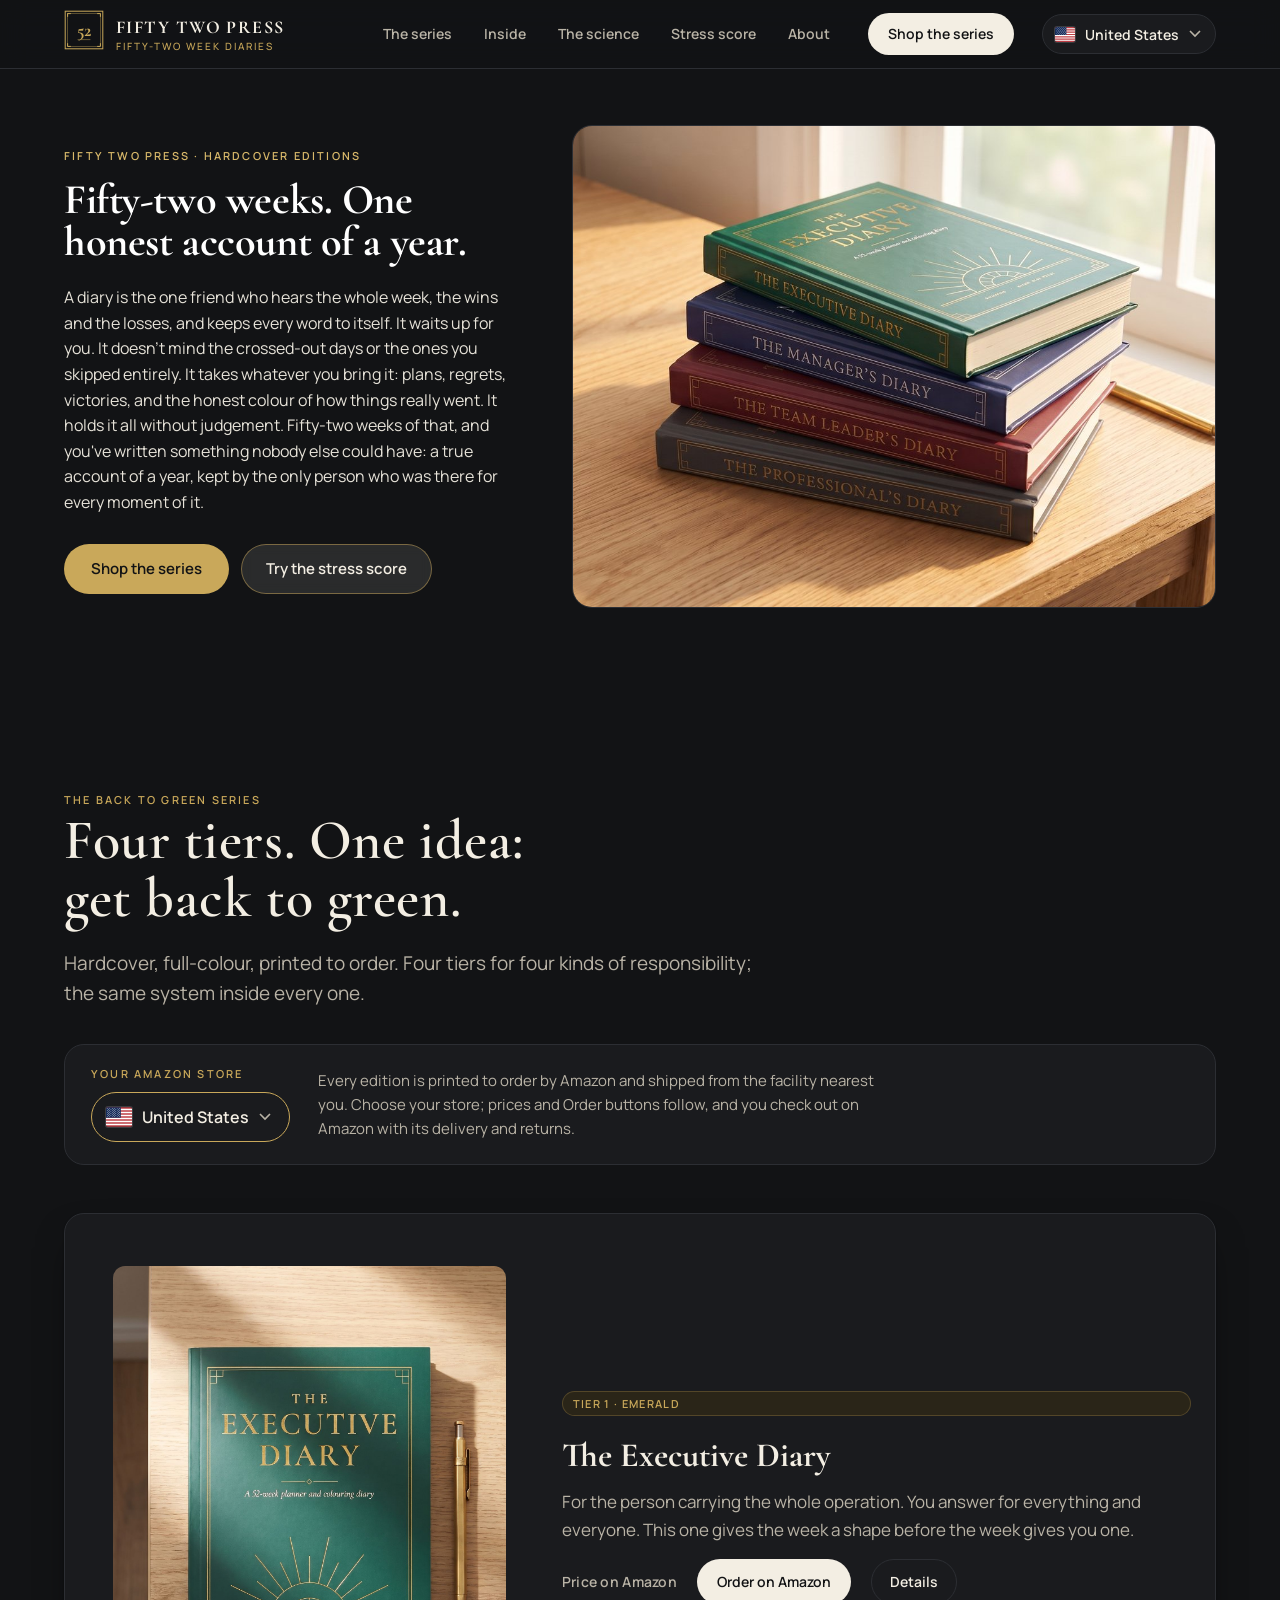
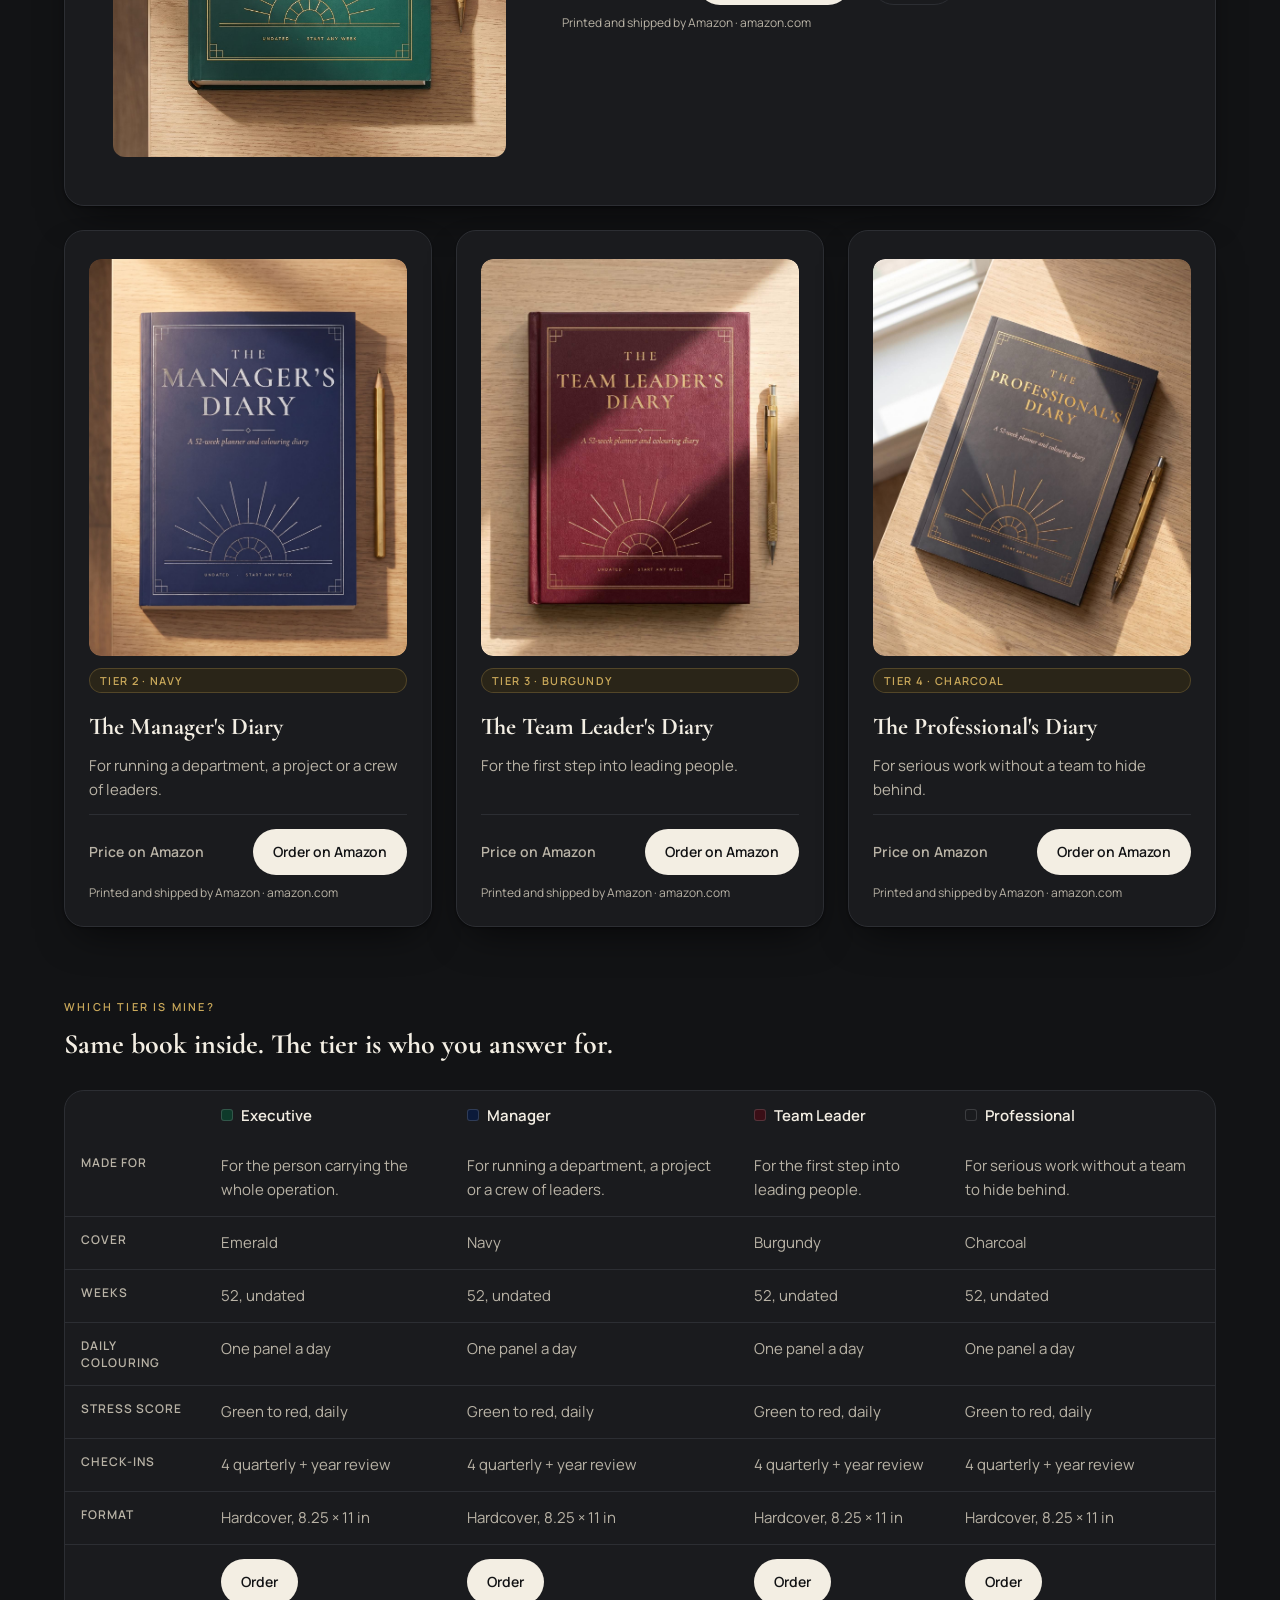
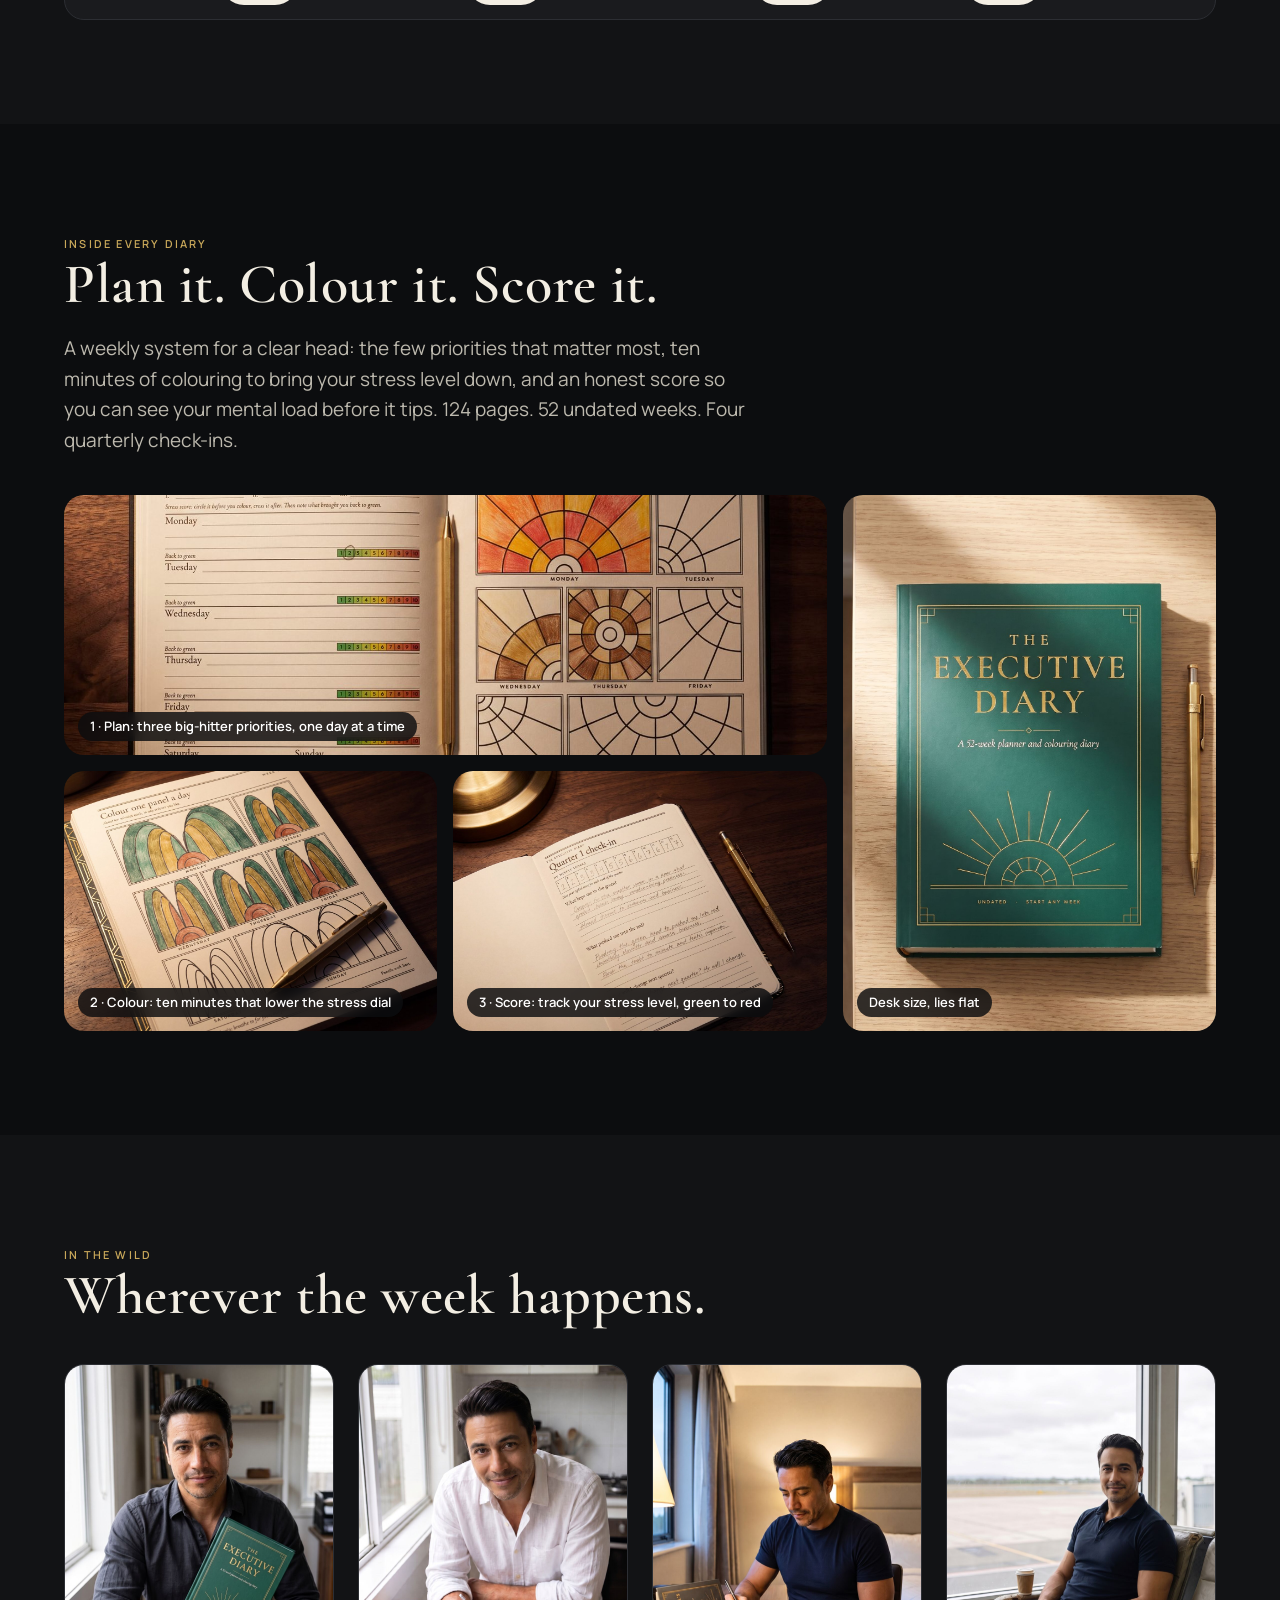
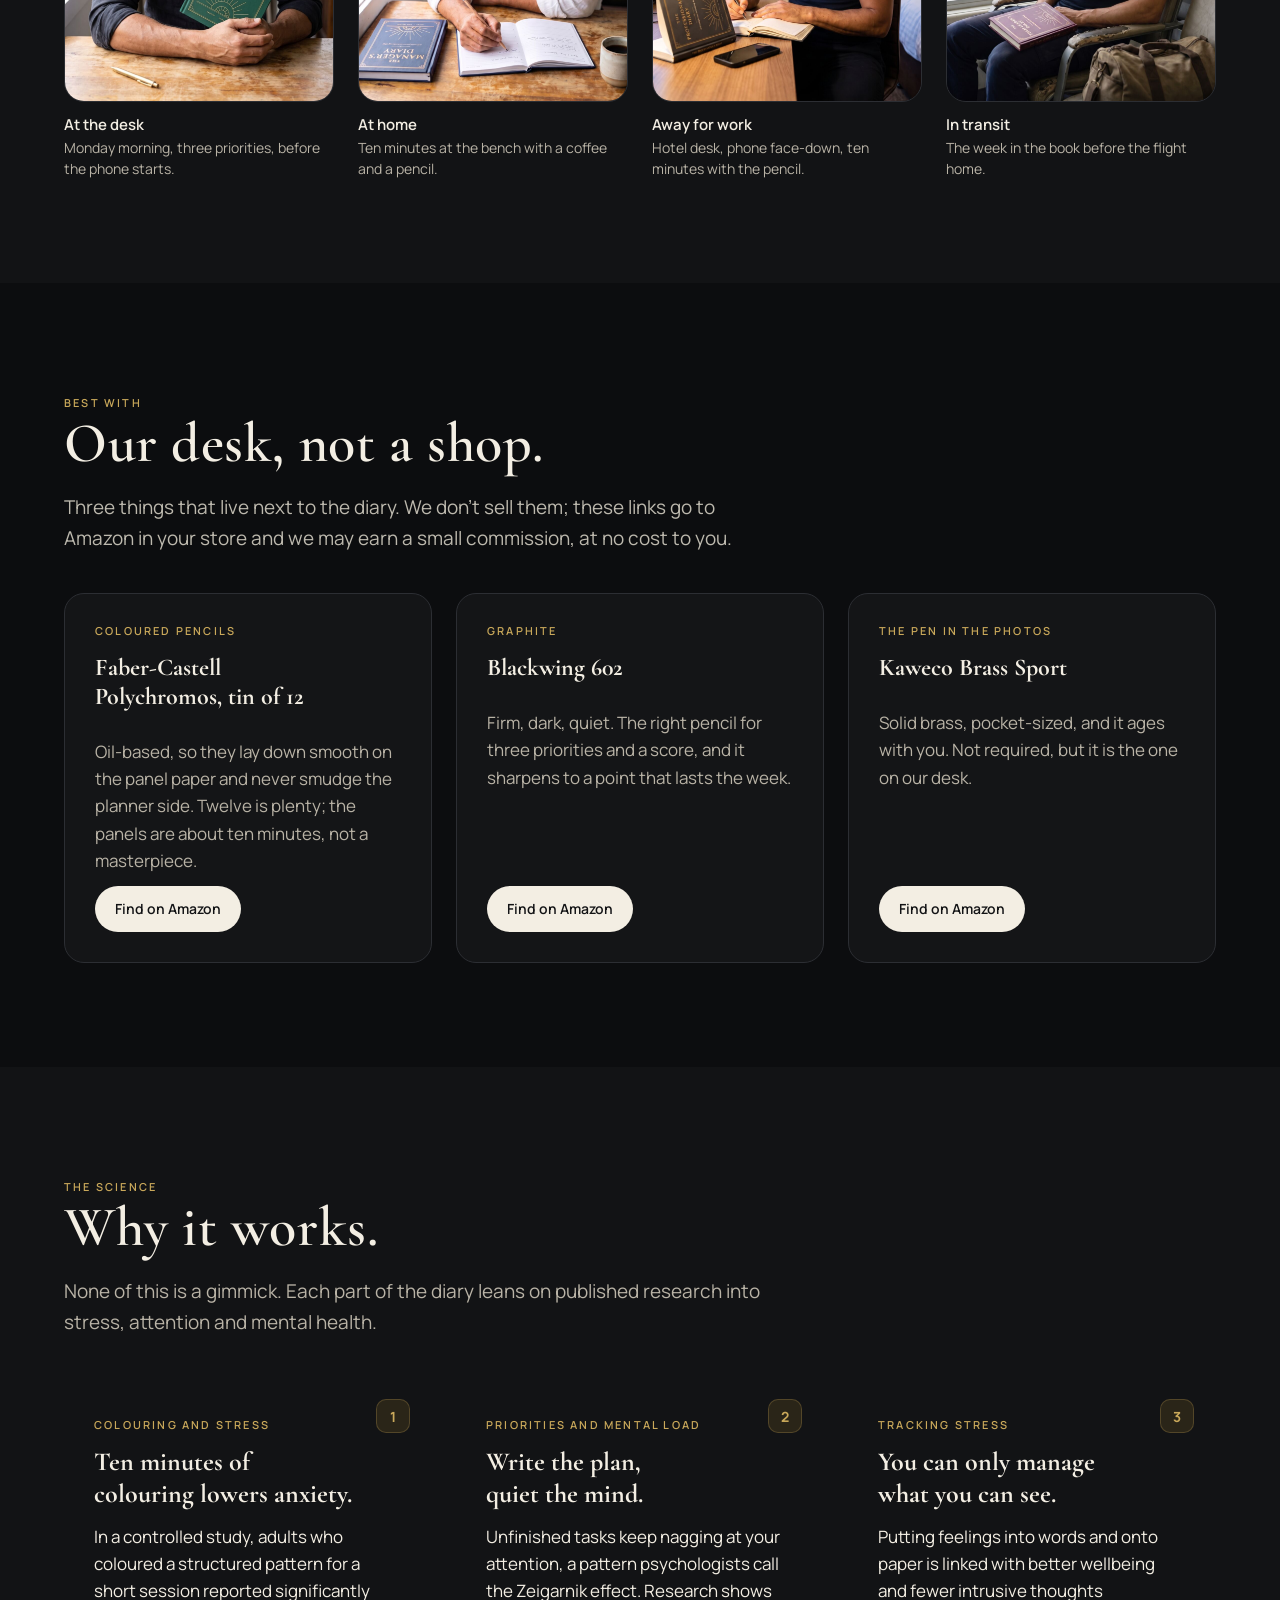
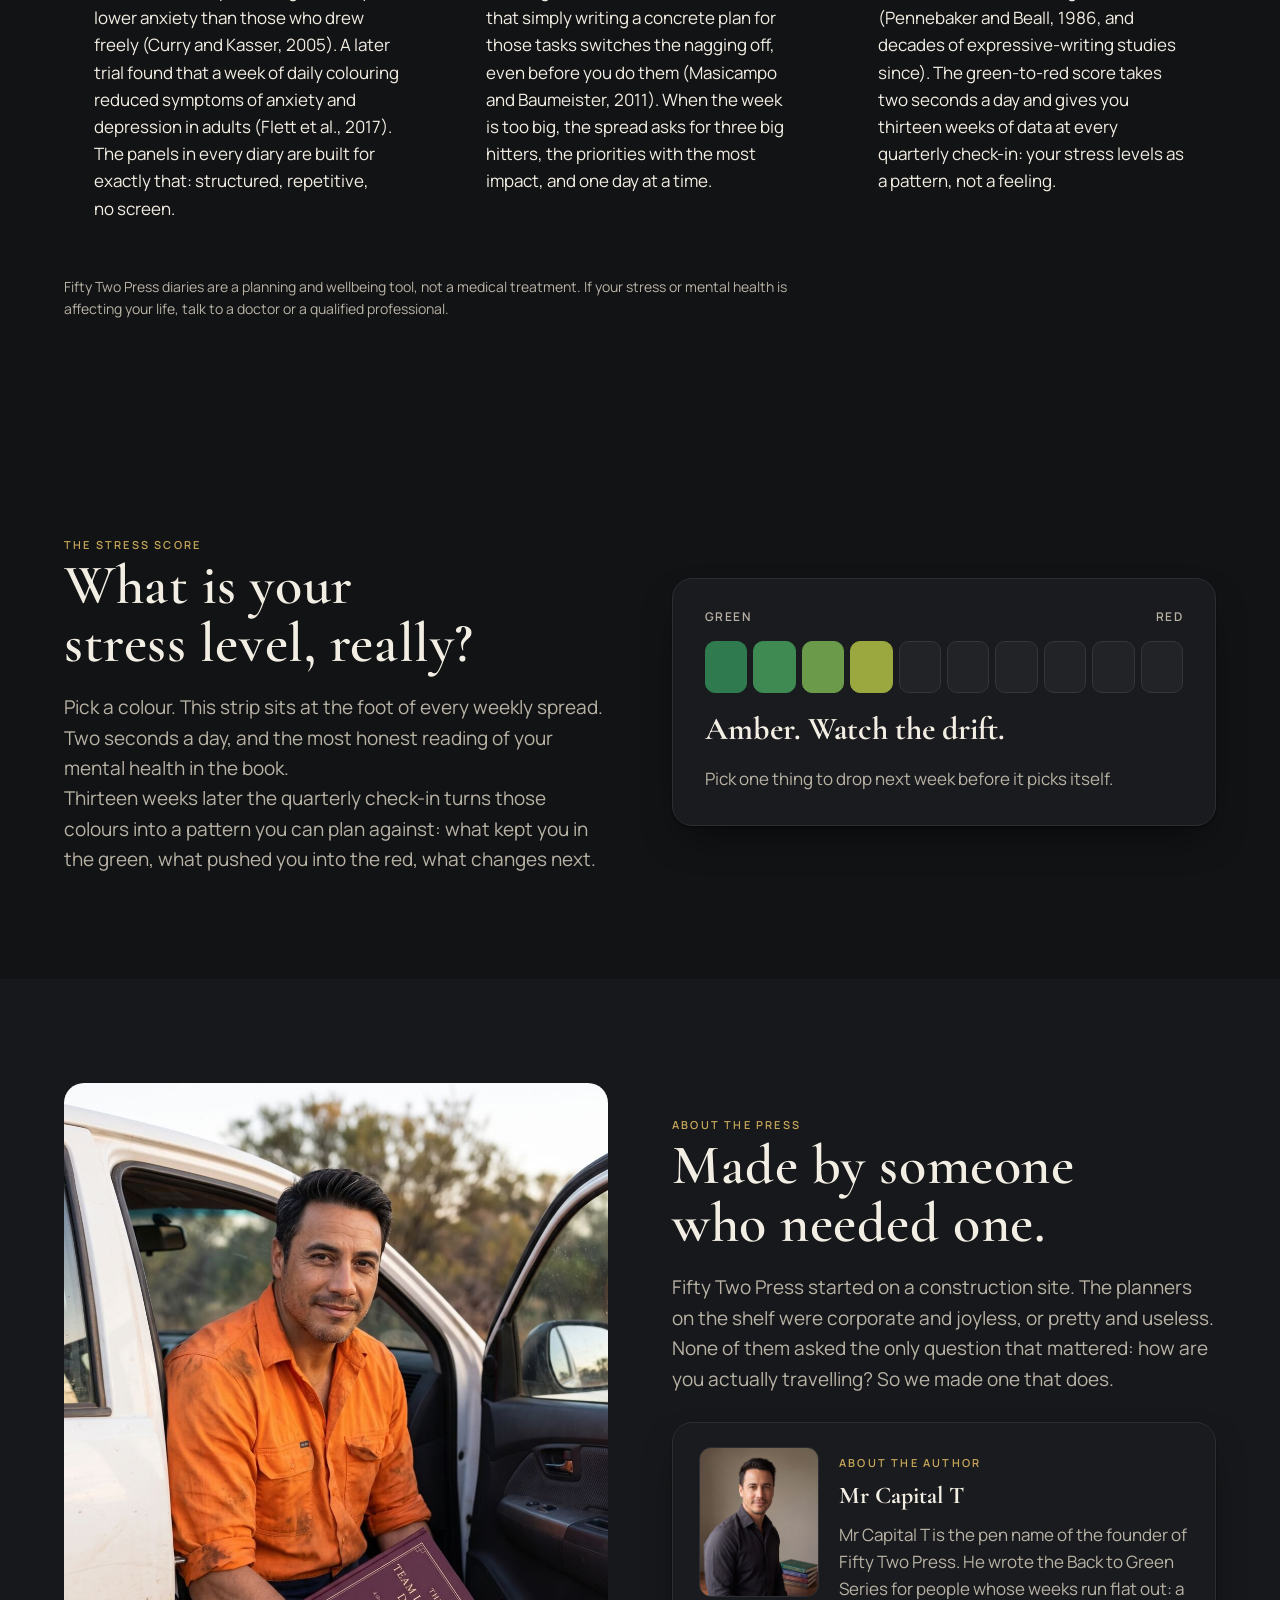
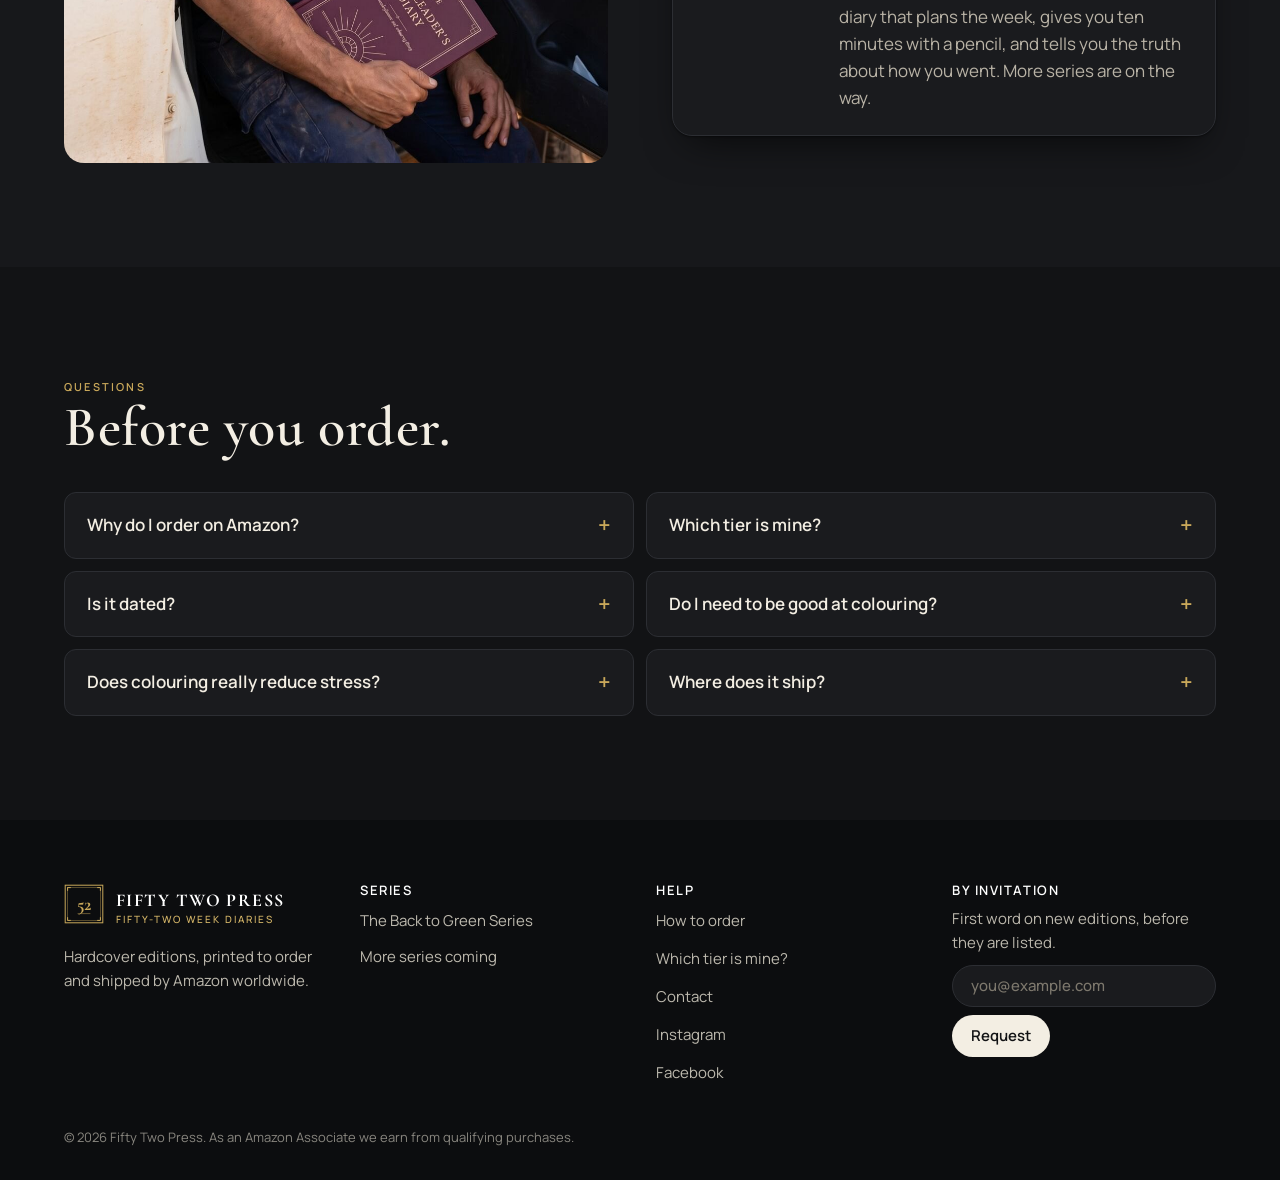
<file: index.html>
<!doctype html>
<html lang="en-AU"><head><meta charset="utf-8"><meta name="viewport" content="width=device-width,initial-scale=1">
<title>Fifty Two Press | Fifty-two weeks. One honest account of a year.</title><meta name="description" content="Hardcover fifty-two week diaries with a colouring panel and a green-to-red stress score. The Back to Green Series, printed to order and shipped by Amazon worldwide."><link rel="canonical" href="https://fiftytwopress.com/">
<meta property="og:title" content="Fifty Two Press | Fifty-two weeks. One honest account of a year."><meta property="og:description" content="Hardcover fifty-two week diaries with a colouring panel and a green-to-red stress score. The Back to Green Series, printed to order and shipped by Amazon worldwide."><meta property="og:image" content="https://fiftytwopress.com/assets/brand/og.jpg"><meta property="og:url" content="https://fiftytwopress.com/"><meta property="og:type" content="website"><meta name="twitter:card" content="summary_large_image">
<link rel="icon" href="/assets/brand/favicon.png"><link rel="apple-touch-icon" href="/assets/brand/apple-touch-icon.png">
<link rel="preconnect" href="https://fonts.googleapis.com"><link rel="preconnect" href="https://fonts.gstatic.com" crossorigin>
<link href="https://fonts.googleapis.com/css2?family=Cormorant+Garamond:ital,wght@0,600;0,700;1,500&family=Manrope:wght@400;500;600;700&display=swap" rel="stylesheet">
<meta name="theme-color" content="#121315"><meta name="color-scheme" content="dark">
<link rel="preload" as="image" href="/assets/photos/hero.jpg" fetchpriority="high">
<link rel="stylesheet" href="/assets/site.css"><script>!function(f,b,e,v,n,t,s){if(f.fbq)return;n=f.fbq=function(){n.callMethod?n.callMethod.apply(n,arguments):n.queue.push(arguments)};if(!f._fbq)f._fbq=n;n.push=n;n.loaded=!0;n.version='2.0';n.queue=[];t=b.createElement(e);t.async=!0;t.src=v;s=b.getElementsByTagName(e)[0];s.parentNode.insertBefore(t,s)}(window,document,'script','https://connect.facebook.net/en_US/fbevents.js');fbq('init','2242132119684786');fbq('track','PageView');</script><noscript><img height="1" width="1" style="display:none" src="https://www.facebook.com/tr?id=2242132119684786&ev=PageView&noscript=1"></noscript></head>
<body><a class="skip" href="#main">Skip to content</a><div class="ftp"><header class="hdr"><div class="wrap">
<a href="/" aria-label="Fifty Two Press home"><span class="brand"><span style="color:var(--c-gold)"><svg width="40" height="40" viewBox="0 0 100 100" aria-hidden="true"><rect x="3" y="3" width="94" height="94" fill="none" stroke="currentColor" stroke-width="2.5"/><rect x="9" y="9" width="82" height="82" fill="none" stroke="currentColor" stroke-width="1"/><path d="M9 17V9h8M83 9h8v8M91 83v8h-8M17 91H9v-8" fill="none" stroke="currentColor" stroke-width="2.5"/><text x="50" y="64" text-anchor="middle" font-family="Cormorant Garamond, serif" font-weight="700" font-size="46" letter-spacing="-1" fill="currentColor">52</text><path d="M34 74h32" stroke="currentColor" stroke-width="1.2"/></svg></span><span style="display:flex;flex-direction:column"><span class="brand-name">Fifty Two Press</span><span class="brand-sub">Fifty-two week diaries</span></span></span></a>
<nav class="nav" aria-label="Main"><a href="/#series">The series</a><a href="/#inside">Inside</a><a href="/#science">The science</a><a href="/#score">Stress score</a><a href="/#about">About</a></nav>
<a href="/#series" class="cta-shop">Shop the series</a><div class="storepick"><span class="sp-label">Amazon store</span><button type="button" class="sp-btn" aria-haspopup="listbox" aria-expanded="false"><img class="sp-flag" src="/assets/flags/au.svg" alt="" width="20" height="15"><span class="sp-name">Australia</span><svg width="12" height="8" viewBox="0 0 12 8" aria-hidden="true"><path d="M1 1l5 5 5-5" fill="none" stroke="currentColor" stroke-width="1.6"/></svg></button><ul class="sp-list" role="listbox" aria-label="Choose your Amazon store" hidden><li role="option" data-code="AU" aria-selected="false"><img src="/assets/flags/au.svg" alt="" width="20" height="15"><span>Australia</span><small>amazon.com.au</small></li><li role="option" data-code="US" aria-selected="false"><img src="/assets/flags/us.svg" alt="" width="20" height="15"><span>United States</span><small>amazon.com</small></li><li role="option" data-code="GB" aria-selected="false"><img src="/assets/flags/gb.svg" alt="" width="20" height="15"><span>United Kingdom</span><small>amazon.co.uk</small></li><li role="option" data-code="CA" aria-selected="false"><img src="/assets/flags/ca.svg" alt="" width="20" height="15"><span>Canada</span><small>amazon.ca</small></li><li role="option" data-code="DE" aria-selected="false"><img src="/assets/flags/de.svg" alt="" width="20" height="15"><span>Germany</span><small>amazon.de</small></li><li role="option" data-code="FR" aria-selected="false"><img src="/assets/flags/fr.svg" alt="" width="20" height="15"><span>France</span><small>amazon.fr</small></li><li role="option" data-code="IT" aria-selected="false"><img src="/assets/flags/it.svg" alt="" width="20" height="15"><span>Italy</span><small>amazon.it</small></li><li role="option" data-code="ES" aria-selected="false"><img src="/assets/flags/es.svg" alt="" width="20" height="15"><span>Spain</span><small>amazon.es</small></li><li role="option" data-code="NL" aria-selected="false"><img src="/assets/flags/nl.svg" alt="" width="20" height="15"><span>Netherlands</span><small>amazon.nl</small></li><li role="option" data-code="JP" aria-selected="false"><img src="/assets/flags/jp.svg" alt="" width="20" height="15"><span>Japan</span><small>amazon.co.jp</small></li></ul></div>
</div></header><main id="main">
<section class="hero" aria-labelledby="hero-h"><img src="/assets/photos/hero.jpg" width="1800" height="763" alt="The four Back to Green diaries stacked on an oak desk by a window" fetchpriority="high" decoding="async"><div class="wrap"><div class="hero-panel">
<span class="eyebrow">Fifty Two Press &middot; Hardcover editions</span><h1 id="hero-h" class="h1">Fifty-two weeks. One honest account of a year.</h1>
<p class="lede hero-copy">A diary is the one friend who hears the whole week, the wins and the losses, and keeps every word to itself. It waits up for you. It doesn't mind the crossed-out days or the ones you skipped entirely. It takes whatever you bring it: plans, regrets, victories, and the honest colour of how things really went. It holds it all without judgement. Fifty-two weeks of that, and you've written something nobody else could have: a true account of a year, kept by the only person who was there for every moment of it.</p>
<div class="hero-ctas"><a href="#series" class="cta-series">Shop the series</a><a href="#score" class="cta-score">Try the stress score</a></div></div></div></section>

<section id="series" class="sec" aria-labelledby="series-h"><div class="wrap">
<div class="rv" style="max-width:720px"><span class="eyebrow">The Back to Green Series</span><h2 id="series-h" class="h2">Four tiers. One idea: get back to green.</h2>
<p class="lede">Hardcover, full-colour, printed to order. Four tiers for four kinds of responsibility; the same system inside every one.</p></div>
<div class="order-bar rv"><div class="storepick big"><span class="eyebrow">Your Amazon store</span><button type="button" class="sp-btn" aria-haspopup="listbox" aria-expanded="false"><img class="sp-flag" src="/assets/flags/au.svg" alt="" width="20" height="15"><span class="sp-name">Australia</span><svg width="12" height="8" viewBox="0 0 12 8" aria-hidden="true"><path d="M1 1l5 5 5-5" fill="none" stroke="currentColor" stroke-width="1.6"/></svg></button><ul class="sp-list" role="listbox" aria-label="Choose your Amazon store" hidden><li role="option" data-code="AU" aria-selected="false"><img src="/assets/flags/au.svg" alt="" width="20" height="15"><span>Australia</span><small>amazon.com.au</small></li><li role="option" data-code="US" aria-selected="false"><img src="/assets/flags/us.svg" alt="" width="20" height="15"><span>United States</span><small>amazon.com</small></li><li role="option" data-code="GB" aria-selected="false"><img src="/assets/flags/gb.svg" alt="" width="20" height="15"><span>United Kingdom</span><small>amazon.co.uk</small></li><li role="option" data-code="CA" aria-selected="false"><img src="/assets/flags/ca.svg" alt="" width="20" height="15"><span>Canada</span><small>amazon.ca</small></li><li role="option" data-code="DE" aria-selected="false"><img src="/assets/flags/de.svg" alt="" width="20" height="15"><span>Germany</span><small>amazon.de</small></li><li role="option" data-code="FR" aria-selected="false"><img src="/assets/flags/fr.svg" alt="" width="20" height="15"><span>France</span><small>amazon.fr</small></li><li role="option" data-code="IT" aria-selected="false"><img src="/assets/flags/it.svg" alt="" width="20" height="15"><span>Italy</span><small>amazon.it</small></li><li role="option" data-code="ES" aria-selected="false"><img src="/assets/flags/es.svg" alt="" width="20" height="15"><span>Spain</span><small>amazon.es</small></li><li role="option" data-code="NL" aria-selected="false"><img src="/assets/flags/nl.svg" alt="" width="20" height="15"><span>Netherlands</span><small>amazon.nl</small></li><li role="option" data-code="JP" aria-selected="false"><img src="/assets/flags/jp.svg" alt="" width="20" height="15"><span>Japan</span><small>amazon.co.jp</small></li></ul></div><p>Every edition is printed to order by Amazon and shipped from the facility nearest you. Choose your store; prices and Order buttons follow, and you check out on Amazon with its delivery and returns.</p></div>
<div class="grid g3" style="margin-top:48px"><article class="tier feature rv"><a href="/diaries/executive/" aria-label="The Executive Diary, see details" class="photo-link"><img class="cardphoto" src="/assets/photos/flat-executive.jpg" alt="The Executive Diary, emerald hardcover on a desk in window light" loading="lazy"></a>
<div class="body"><span class="badge">Tier 1 &middot; Emerald</span><h3 class="h3" style="font-size:34px">The Executive Diary</h3><p class="muted">For the person carrying the whole operation. You answer for everything and everyone. This one gives the week a shape before the week gives you one.</p>
<div class="row" style="border-top:0;padding-top:4px;justify-content:flex-start;gap:20px"><span class="price" data-price="executive">Price on Amazon</span><a href="https://www.amazon.com.au/dp/B0HNHPQP2W?tag=fiftytwopress-22" class="cta-amazon buy" data-asin="B0HNHPQP2W" rel="sponsored noopener" target="_blank">Order on Amazon</a><a href="/diaries/executive/" class="cta-read">Details</a></div><span class="ship">Printed and shipped by Amazon &middot; <span data-storename>amazon.com.au</span></span></div></article><article class="tier rv"><a href="/diaries/manager/" aria-label="The Manager&#x27;s Diary, see details" class="photo-link"><img class="cardphoto" src="/assets/photos/flat-manager.jpg" alt="The Manager&#x27;s Diary, navy hardcover on a desk in window light" loading="lazy"></a>
<span class="badge">Tier 2 &middot; Navy</span><h3 class="h3">The Manager&#x27;s Diary</h3><p class="who">For running a department, a project or a crew of leaders.</p>
<div class="row"><span class="price" data-price="manager">Price on Amazon</span><a href="https://www.amazon.com.au/dp/B0HNFW9PZN?tag=fiftytwopress-22" class="cta-amazon buy" data-asin="B0HNFW9PZN" rel="sponsored noopener" target="_blank">Order on Amazon</a></div><span class="ship">Printed and shipped by Amazon &middot; <span data-storename>amazon.com.au</span></span></article><article class="tier rv"><a href="/diaries/team-leader/" aria-label="The Team Leader&#x27;s Diary, see details" class="photo-link"><img class="cardphoto" src="/assets/photos/flat-team-leader.jpg" alt="The Team Leader&#x27;s Diary, burgundy hardcover on a desk in window light" loading="lazy"></a>
<span class="badge">Tier 3 &middot; Burgundy</span><h3 class="h3">The Team Leader&#x27;s Diary</h3><p class="who">For the first step into leading people.</p>
<div class="row"><span class="price" data-price="team-leader">Price on Amazon</span><a href="https://www.amazon.com.au/dp/B0HNHRTV7S?tag=fiftytwopress-22" class="cta-amazon buy" data-asin="B0HNHRTV7S" rel="sponsored noopener" target="_blank">Order on Amazon</a></div><span class="ship">Printed and shipped by Amazon &middot; <span data-storename>amazon.com.au</span></span></article><article class="tier rv"><a href="/diaries/professional/" aria-label="The Professional&#x27;s Diary, see details" class="photo-link"><img class="cardphoto" src="/assets/photos/flat-professional.jpg" alt="The Professional&#x27;s Diary, charcoal hardcover on a desk in window light" loading="lazy"></a>
<span class="badge">Tier 4 &middot; Charcoal</span><h3 class="h3">The Professional&#x27;s Diary</h3><p class="who">For serious work without a team to hide behind.</p>
<div class="row"><span class="price" data-price="professional">Price on Amazon</span><a href="https://www.amazon.com.au/dp/B0HNHY7XWJ?tag=fiftytwopress-22" class="cta-amazon buy" data-asin="B0HNHY7XWJ" rel="sponsored noopener" target="_blank">Order on Amazon</a></div><span class="ship">Printed and shipped by Amazon &middot; <span data-storename>amazon.com.au</span></span></article></div>
<div class="rv" style="margin-top:64px;max-width:720px"><span class="eyebrow">Which tier is mine?</span><h3 class="h3" style="font-size:28px;margin-top:10px">Same book inside. The tier is who you answer for.</h3></div>
<div class="tbl-wrap rv"><table class="compare">
<thead><tr><th></th><th><a href="/diaries/executive/"><span class="sw" style="background:#0E3A2A"></span>Executive</a></th><th><a href="/diaries/manager/"><span class="sw" style="background:#0B1A3A"></span>Manager</a></th><th><a href="/diaries/team-leader/"><span class="sw" style="background:#3A0E16"></span>Team Leader</a></th><th><a href="/diaries/professional/"><span class="sw" style="background:#1A1B1E"></span>Professional</a></th></tr></thead>
<tbody>
<tr><th>Made for</th><td>For the person carrying the whole operation.</td><td>For running a department, a project or a crew of leaders.</td><td>For the first step into leading people.</td><td>For serious work without a team to hide behind.</td></tr>
<tr><th>Cover</th><td>Emerald</td><td>Navy</td><td>Burgundy</td><td>Charcoal</td></tr>
<tr><th>Weeks</th><td>52, undated</td><td>52, undated</td><td>52, undated</td><td>52, undated</td></tr>
<tr><th>Daily colouring</th><td>One panel a day</td><td>One panel a day</td><td>One panel a day</td><td>One panel a day</td></tr>
<tr><th>Stress score</th><td>Green to red, daily</td><td>Green to red, daily</td><td>Green to red, daily</td><td>Green to red, daily</td></tr>
<tr><th>Check-ins</th><td>4 quarterly + year review</td><td>4 quarterly + year review</td><td>4 quarterly + year review</td><td>4 quarterly + year review</td></tr>
<tr><th>Format</th><td>Hardcover, 8.25 &times; 11 in</td><td>Hardcover, 8.25 &times; 11 in</td><td>Hardcover, 8.25 &times; 11 in</td><td>Hardcover, 8.25 &times; 11 in</td></tr>
<tr><th></th><td><a href="https://www.amazon.com.au/dp/B0HNHPQP2W?tag=fiftytwopress-22" class="cta-amazon buy" data-asin="B0HNHPQP2W" rel="sponsored noopener" target="_blank">Order</a></td><td><a href="https://www.amazon.com.au/dp/B0HNFW9PZN?tag=fiftytwopress-22" class="cta-amazon buy" data-asin="B0HNFW9PZN" rel="sponsored noopener" target="_blank">Order</a></td><td><a href="https://www.amazon.com.au/dp/B0HNHRTV7S?tag=fiftytwopress-22" class="cta-amazon buy" data-asin="B0HNHRTV7S" rel="sponsored noopener" target="_blank">Order</a></td><td><a href="https://www.amazon.com.au/dp/B0HNHY7XWJ?tag=fiftytwopress-22" class="cta-amazon buy" data-asin="B0HNHY7XWJ" rel="sponsored noopener" target="_blank">Order</a></td></tr>
</tbody></table></div></div></section>

<section id="inside" class="sec dark" aria-labelledby="inside-h"><div class="wrap">
<div class="rv" style="max-width:720px"><span class="eyebrow">Inside every diary</span><h2 id="inside-h" class="h2">Plan it. Colour it. Score it.</h2><p class="lede">A weekly system for a clear head: the few priorities that matter most, ten minutes of colouring to bring your stress level down, and an honest score so you can see your mental load before it tips. 124 pages. 52 undated weeks. Four quarterly check-ins.</p></div>
<div class="bento rv" style="margin-top:40px">
<figure class="wide"><img src="/assets/photos/spread.jpg" alt="Weekly planning spread with seven days, three priorities and a stress score strip" loading="lazy"><figcaption>1 &middot; Plan: three big-hitter priorities, one day at a time</figcaption></figure>
<figure class="tall"><img src="/assets/photos/flat-executive.jpg" alt="The Executive Diary on a desk with a pencil" loading="lazy"><figcaption>Desk size, lies flat</figcaption></figure>
<figure><img src="/assets/photos/panel.jpg" alt="Art deco colouring panel partly coloured in green pencil" loading="lazy"><figcaption>2 &middot; Colour: ten minutes that lower the stress dial</figcaption></figure>
<figure><img src="/assets/photos/quarter.jpg" alt="Quarterly review page with thirteen weeks of green to red scores" loading="lazy"><figcaption>3 &middot; Score: track your stress level, green to red</figcaption></figure>
</div></div></section>


<section id="life" class="sec" aria-labelledby="life-h"><div class="wrap">
<div class="rv" style="max-width:720px"><span class="eyebrow">In the wild</span><h2 id="life-h" class="h2">Wherever the week happens.</h2></div>
<div class="grid g4 life rv" style="margin-top:40px">
<figure><img src="/assets/photos/life-desk.jpg" width="1080" height="1341" alt="Man at a desk holding the Executive Diary" loading="lazy"><figcaption><strong>At the desk</strong>Monday morning, three priorities, before the phone starts.</figcaption></figure>
<figure><img src="/assets/photos/life-kitchen.jpg" width="1080" height="1341" alt="Man writing in the Manager's Diary at a kitchen bench" loading="lazy"><figcaption><strong>At home</strong>Ten minutes at the bench with a coffee and a pencil.</figcaption></figure>
<figure><img src="/assets/photos/life-hotel.jpg" width="1080" height="1341" alt="Man writing in the Professional's Diary at a hotel desk" loading="lazy"><figcaption><strong>Away for work</strong>Hotel desk, phone face-down, ten minutes with the pencil.</figcaption></figure>
<figure><img src="/assets/photos/life-airport.jpg" width="1080" height="1341" alt="Man in an airport lounge with the Team Leader's Diary" loading="lazy"><figcaption><strong>In transit</strong>The week in the book before the flight home.</figcaption></figure>
</div></div></section>


<section id="pens" class="sec dark" aria-labelledby="pens-h"><div class="wrap">
<div class="rv" style="max-width:720px"><span class="eyebrow">Best with</span><h2 id="pens-h" class="h2">Our desk, not a shop.</h2>
<p class="lede">Three things that live next to the diary. We don't sell them; these links go to Amazon in your store and we may earn a small commission, at no cost to you.</p></div>
<div class="grid g3" style="margin-top:40px"><div class="card pick rv"><span class="eyebrow">Coloured pencils</span><h3 class="h3">Faber-Castell Polychromos, tin of 12</h3><p>Oil-based, so they lay down smooth on the panel paper and never smudge the planner side. Twelve is plenty; the panels are about ten minutes, not a masterpiece.</p><a class="cta-amazon pick-link" data-q="Faber-Castell Polychromos 12 tin" href="#" rel="sponsored noopener" target="_blank">Find on Amazon</a></div><div class="card pick rv"><span class="eyebrow">Graphite</span><h3 class="h3">Blackwing 602</h3><p>Firm, dark, quiet. The right pencil for three priorities and a score, and it sharpens to a point that lasts the week.</p><a class="cta-amazon pick-link" data-q="Blackwing 602 pencils" href="#" rel="sponsored noopener" target="_blank">Find on Amazon</a></div><div class="card pick rv"><span class="eyebrow">The pen in the photos</span><h3 class="h3">Kaweco Brass Sport</h3><p>Solid brass, pocket-sized, and it ages with you. Not required, but it is the one on our desk.</p><a class="cta-amazon pick-link" data-q="Kaweco Brass Sport ballpoint" href="#" rel="sponsored noopener" target="_blank">Find on Amazon</a></div></div></div></section>

<section id="science" class="sec" aria-labelledby="sci-h"><div class="wrap">
<div class="rv" style="max-width:760px"><span class="eyebrow">The science</span><h2 id="sci-h" class="h2">Why it works.</h2>
<p class="lede">None of this is a gimmick. Each part of the diary leans on published research into stress, attention and mental health.</p></div>
<div class="grid g3" style="margin-top:40px">
<div class="card rv"><span class="num">1</span><span class="eyebrow">Colouring and stress</span><h3 class="h3">Ten minutes of colouring lowers anxiety.</h3><p>In a controlled study, adults who coloured a structured pattern for a short session reported significantly lower anxiety than those who drew freely (Curry and Kasser, 2005). A later trial found that a week of daily colouring reduced symptoms of anxiety and depression in adults (Flett et al., 2017). The panels in every diary are built for exactly that: structured, repetitive, no screen.</p></div>
<div class="card rv"><span class="num">2</span><span class="eyebrow">Priorities and mental load</span><h3 class="h3">Write the plan, quiet the mind.</h3><p>Unfinished tasks keep nagging at your attention, a pattern psychologists call the Zeigarnik effect. Research shows that simply writing a concrete plan for those tasks switches the nagging off, even before you do them (Masicampo and Baumeister, 2011). When the week is too big, the spread asks for three big hitters, the priorities with the most impact, and one day at a time.</p></div>
<div class="card rv"><span class="num">3</span><span class="eyebrow">Tracking stress</span><h3 class="h3">You can only manage what you can see.</h3><p>Putting feelings into words and onto paper is linked with better wellbeing and fewer intrusive thoughts (Pennebaker and Beall, 1986, and decades of expressive-writing studies since). The green-to-red score takes two seconds a day and gives you thirteen weeks of data at every quarterly check-in: your stress levels as a pattern, not a feeling.</p></div>
</div>
<p class="muted rv" style="margin-top:24px;font-size:14px;max-width:760px">Fifty Two Press diaries are a planning and wellbeing tool, not a medical treatment. If your stress or mental health is affecting your life, talk to a doctor or a qualified professional.</p>
</div></section>

<section id="score" class="sec" aria-labelledby="score-h"><div class="wrap split">
<div class="rv"><span class="eyebrow">The stress score</span><h2 id="score-h" class="h2">What is your stress level, really?</h2>
<p class="lede">Pick a colour. This strip sits at the foot of every weekly spread. Two seconds a day, and the most honest reading of your mental health in the book.</p>
<p class="lede">Thirteen weeks later the quarterly check-in turns those colours into a pattern you can plan against: what kept you in the green, what pushed you into the red, what changes next.</p></div>
<div class="rv"><div class="score-box" data-score><div class="score-head"><span>Green</span><span>Red</span></div>
<div role="group" aria-label="Stress score, 1 to 10" class="score-grid"><button type="button" aria-label="Score 1 of 10" data-c="#2F7A4E" aria-pressed="false"></button><button type="button" aria-label="Score 2 of 10" data-c="#3E8A52" aria-pressed="false"></button><button type="button" aria-label="Score 3 of 10" data-c="#6B9A4A" aria-pressed="false"></button><button type="button" aria-label="Score 4 of 10" data-c="#9AA83F" aria-pressed="true"></button><button type="button" aria-label="Score 5 of 10" data-c="#C2A935" aria-pressed="false"></button><button type="button" aria-label="Score 6 of 10" data-c="#D29A2E" aria-pressed="false"></button><button type="button" aria-label="Score 7 of 10" data-c="#D4802C" aria-pressed="false"></button><button type="button" aria-label="Score 8 of 10" data-c="#CF632C" aria-pressed="false"></button><button type="button" aria-label="Score 9 of 10" data-c="#C3442C" aria-pressed="false"></button><button type="button" aria-label="Score 10 of 10" data-c="#AE2A2A" aria-pressed="false"></button></div>
<div aria-live="polite" class="verdict" data-verdict>Amber. Watch the drift.</div><p class="muted" data-advice>Pick one thing to drop next week before it picks itself.</p></div></div></div></section>

<section id="about" class="sec" aria-labelledby="about-h" style="background:var(--c-soft)"><div class="wrap split">
<figure class="photo rv"><img src="/assets/photos/founder-ute.jpg" width="1080" height="1341" alt="The founder of Fifty Two Press at the end of a shift, holding the Team Leader's Diary" decoding="async"></figure>
<div class="rv"><span class="eyebrow">About the press</span><h2 id="about-h" class="h2">Made by someone who needed one.</h2>
<p class="lede">Fifty Two Press started on a construction site. The planners on the shelf were corporate and joyless, or pretty and useless. None of them asked the only question that mattered: how are you actually travelling? So we made one that does.</p>
<div class="author author-card"><img class="author-photo" src="/assets/photos/author.jpg" width="1080" height="1341" alt="Mr Capital T" loading="lazy" decoding="async"><div><span class="eyebrow">About the author</span><h3 class="h3">Mr Capital T</h3><p>Mr Capital T is the pen name of the founder of Fifty Two Press. He wrote the Back to Green Series for people whose weeks run flat out: a diary that plans the week, gives you ten minutes with a pencil, and tells you the truth about how you went. More series are on the way.</p></div></div>
</div></div></section>

<section id="faq" class="sec" aria-labelledby="faq-h"><div class="wrap">
<div class="rv" style="max-width:720px"><span class="eyebrow">Questions</span><h2 id="faq-h" class="h2">Before you order.</h2></div>
<div class="faq rv"><details><summary>Why do I order on Amazon?</summary><p>Every edition is printed to order by Amazon: hardcover, full-colour pages, bound fresh for each copy and shipped from the facility nearest you. The button takes you to Amazon to check out, with Amazon delivery and returns. We earn a small commission on top of our royalty, at no cost to you.</p></details><details><summary>Which tier is mine?</summary><p>The book inside is the same in all four. Pick by the job. Executive: you carry the whole operation. Manager: you run a department or project. Team Leader: your first step into leading people. Professional: serious work, no team to hide behind.</p></details><details><summary>Is it dated?</summary><p>No. All 52 weeks are undated, so you can start any Monday and skip nothing if you take a week off.</p></details><details><summary>Do I need to be good at colouring?</summary><p>No. The panels are simple line work. Ten minutes with any pen is the point, not the result. The research on colouring and anxiety used ordinary pencils and structured patterns, which is what these are.</p></details><details><summary>Does colouring really reduce stress?</summary><p>Studies with adults have found that short sessions of structured colouring lower reported anxiety, and that a week of daily colouring reduced anxiety and depressive symptoms. It is not a treatment, but it is a reliable way to bring the dial down at the end of a hard day.</p></details><details><summary>Where does it ship?</summary><p>Australia, the United States, Canada, the United Kingdom, Europe and Japan. Pick your Amazon store at the top of the page and every Order button goes to that store. Australian orders of the hardcover are shipped from Amazon&#x27;s European print facility, so allow around two weeks.</p></details></div></div></section></main><footer class="footer"><div class="wrap grid g4" style="padding-top:64px;padding-bottom:40px;gap:32px">
<div style="display:flex;flex-direction:column;gap:14px"><span class="brand" style="color:#fff"><span style="color:var(--c-gold)"><svg width="40" height="40" viewBox="0 0 100 100" aria-hidden="true"><rect x="3" y="3" width="94" height="94" fill="none" stroke="currentColor" stroke-width="2.5"/><rect x="9" y="9" width="82" height="82" fill="none" stroke="currentColor" stroke-width="1"/><path d="M9 17V9h8M83 9h8v8M91 83v8h-8M17 91H9v-8" fill="none" stroke="currentColor" stroke-width="2.5"/><text x="50" y="64" text-anchor="middle" font-family="Cormorant Garamond, serif" font-weight="700" font-size="46" letter-spacing="-1" fill="currentColor">52</text><path d="M34 74h32" stroke="currentColor" stroke-width="1.2"/></svg></span><span style="display:flex;flex-direction:column"><span class="brand-name">Fifty Two Press</span><span class="brand-sub">Fifty-two week diaries</span></span></span><span>Hardcover editions, printed to order and shipped by Amazon worldwide.</span></div>
<div style="display:flex;flex-direction:column;gap:10px"><strong>Series</strong><a href="/#series">The Back to Green Series</a><span>More series coming</span></div>
<div style="display:flex;flex-direction:column;gap:10px"><strong>Help</strong><a href="/#faq">How to order</a><a href="/#faq">Which tier is mine?</a><a href="mailto:hello@fiftytwopress.com">Contact</a><a href="https://www.instagram.com/fiftytwopress" rel="noopener" target="_blank">Instagram</a><a href="https://www.facebook.com/profile.php?id=61587081400000" rel="noopener" target="_blank">Facebook</a></div>
<div style="display:flex;flex-direction:column;gap:10px"><strong>By invitation</strong><span>First word on new editions, before they are listed.</span>
<form action="https://fiftytwopress.us20.list-manage.com/subscribe/post?u=a4008603987d48d43a3424541&id=0001148300&f_id=007166e0f0" method="post" target="_blank" data-signup style="display:flex;gap:8px;flex-wrap:wrap"><label for="news-email" class="sr-only">Email address</label><input id="news-email" name="EMAIL" type="email" class="input" placeholder="you@example.com" required style="flex:1 1 160px;min-height:42px"><input type="text" name="b_a4008603987d48d43a3424541_0001148300" tabindex="-1" value="" aria-hidden="true" style="position:absolute;left:-5000px"><button type="submit" class="cta-notify" style="min-height:42px;padding:0 18px">Request</button></form></div>
</div><div class="wrap" style="padding-bottom:32px;font-size:13px;opacity:.7">&copy; 2026 Fifty Two Press. As an Amazon Associate we earn from qualifying purchases.</div></footer></div><script id="store-config" type="application/json">{"stores":[{"code":"AU","label":"Australia","domain":"amazon.com.au","tag":"fiftytwopress-22","cur":"AUD"},{"code":"US","label":"United States","domain":"amazon.com","tag":"fiftytwopress-20","cur":"USD"},{"code":"GB","label":"United Kingdom","domain":"amazon.co.uk","tag":"","cur":"GBP"},{"code":"CA","label":"Canada","domain":"amazon.ca","tag":"","cur":"CAD"},{"code":"DE","label":"Germany","domain":"amazon.de","tag":"","cur":"EUR"},{"code":"FR","label":"France","domain":"amazon.fr","tag":"","cur":"EUR"},{"code":"IT","label":"Italy","domain":"amazon.it","tag":"","cur":"EUR"},{"code":"ES","label":"Spain","domain":"amazon.es","tag":"","cur":"EUR"},{"code":"NL","label":"Netherlands","domain":"amazon.nl","tag":"","cur":"EUR"},{"code":"JP","label":"Japan","domain":"amazon.co.jp","tag":"","cur":"JPY"}],"prices":{}}</script><script src="/assets/site.js" defer></script></body></html>
</file>
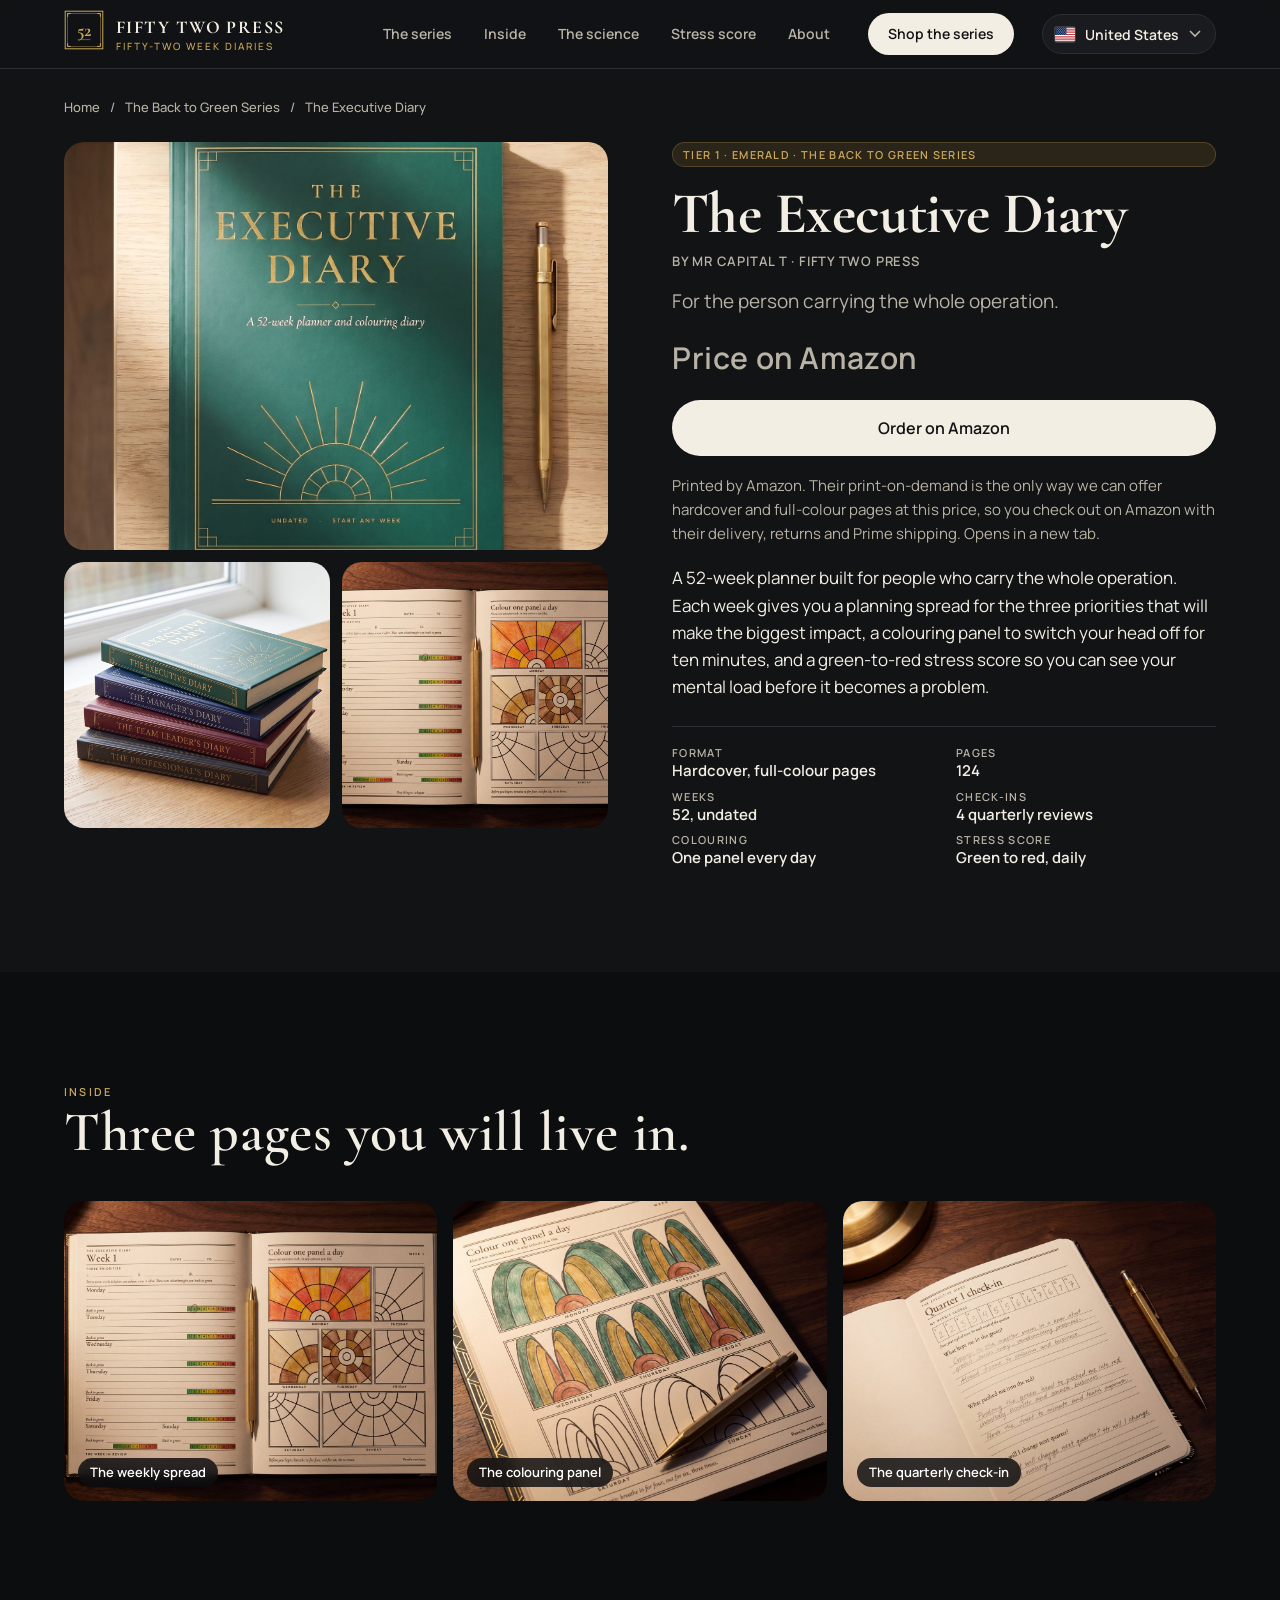
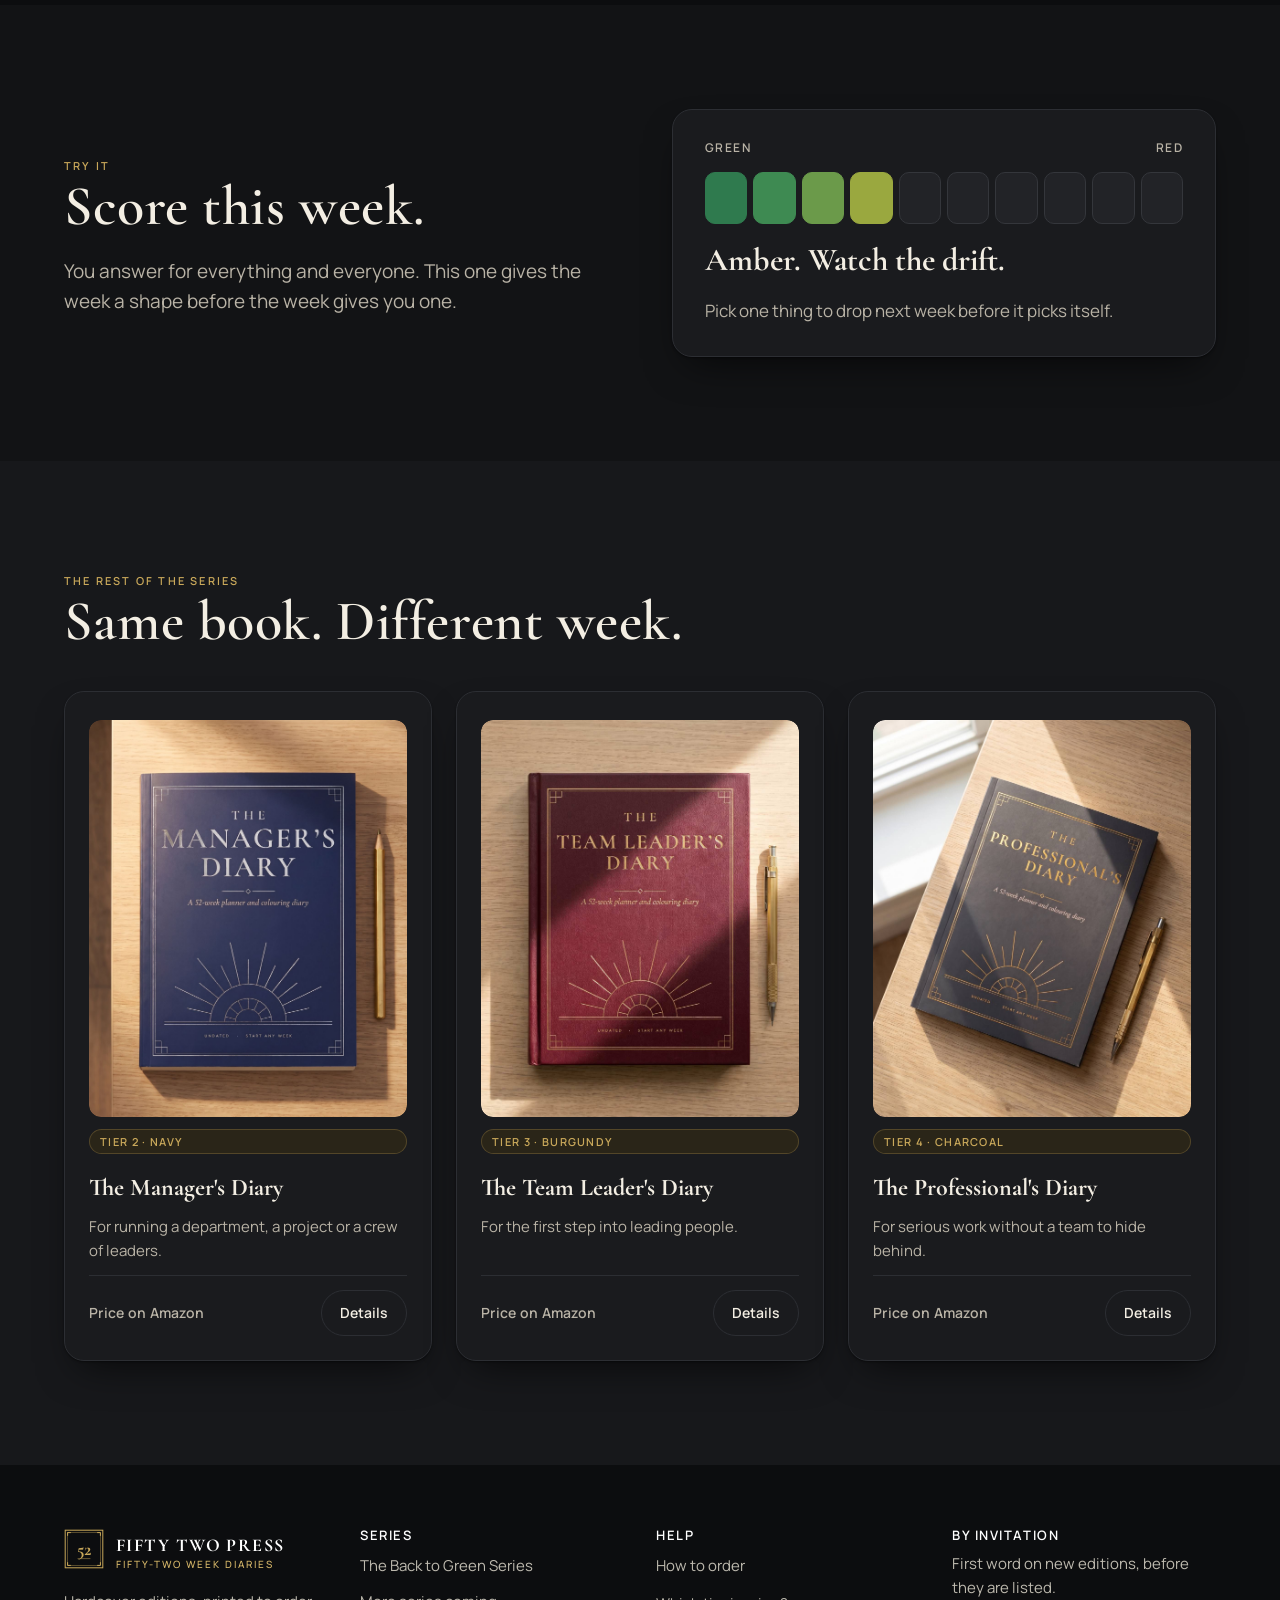
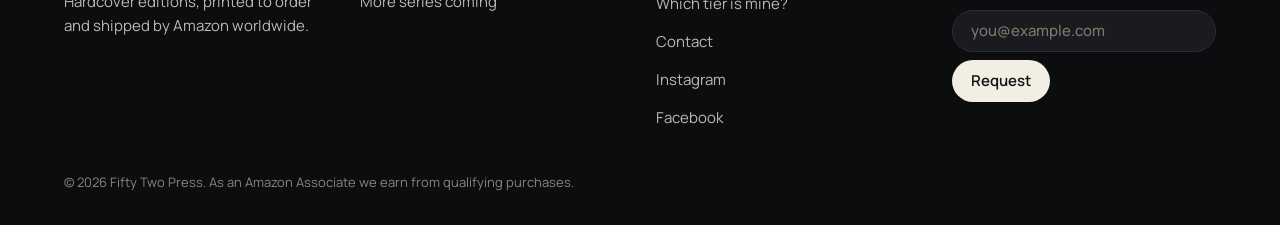
<file: diaries/executive/index.html>
<!doctype html>
<html lang="en-AU"><head><meta charset="utf-8"><meta name="viewport" content="width=device-width,initial-scale=1">
<title>The Executive Diary | Fifty Two Press</title><meta name="description" content="A 52-week planner built for people who carry the whole operation. Each week gives you a planning spread for the three priorities that will make the biggest impact, a colouring panel to switch your head off for ten minutes, and a green-to-red stress score so you can see your mental load before it becomes a problem."><link rel="canonical" href="https://fiftytwopress.com/diaries/executive/">
<meta property="og:title" content="The Executive Diary | Fifty Two Press"><meta property="og:description" content="A 52-week planner built for people who carry the whole operation. Each week gives you a planning spread for the three priorities that will make the biggest impact, a colouring panel to switch your head off for ten minutes, and a green-to-red stress score so you can see your mental load before it becomes a problem."><meta property="og:image" content="https://fiftytwopress.com/assets/brand/og.jpg"><meta property="og:url" content="https://fiftytwopress.com/diaries/executive/"><meta property="og:type" content="website"><meta name="twitter:card" content="summary_large_image">
<link rel="icon" href="/assets/brand/favicon.png"><link rel="apple-touch-icon" href="/assets/brand/apple-touch-icon.png">
<link rel="preconnect" href="https://fonts.googleapis.com"><link rel="preconnect" href="https://fonts.gstatic.com" crossorigin>
<link href="https://fonts.googleapis.com/css2?family=Cormorant+Garamond:ital,wght@0,600;0,700;1,500&family=Manrope:wght@400;500;600;700&display=swap" rel="stylesheet">
<meta name="theme-color" content="#121315"><meta name="color-scheme" content="dark">
<link rel="preload" as="image" href="/assets/photos/hero.jpg" fetchpriority="high">
<link rel="stylesheet" href="/assets/site.css"><script>!function(f,b,e,v,n,t,s){if(f.fbq)return;n=f.fbq=function(){n.callMethod?n.callMethod.apply(n,arguments):n.queue.push(arguments)};if(!f._fbq)f._fbq=n;n.push=n;n.loaded=!0;n.version='2.0';n.queue=[];t=b.createElement(e);t.async=!0;t.src=v;s=b.getElementsByTagName(e)[0];s.parentNode.insertBefore(t,s)}(window,document,'script','https://connect.facebook.net/en_US/fbevents.js');fbq('init','2242132119684786');fbq('track','PageView');</script><noscript><img height="1" width="1" style="display:none" src="https://www.facebook.com/tr?id=2242132119684786&ev=PageView&noscript=1"></noscript></head>
<body><a class="skip" href="#main">Skip to content</a><div class="ftp has-buybar"><header class="hdr"><div class="wrap">
<a href="/" aria-label="Fifty Two Press home"><span class="brand"><span style="color:var(--c-gold)"><svg width="40" height="40" viewBox="0 0 100 100" aria-hidden="true"><rect x="3" y="3" width="94" height="94" fill="none" stroke="currentColor" stroke-width="2.5"/><rect x="9" y="9" width="82" height="82" fill="none" stroke="currentColor" stroke-width="1"/><path d="M9 17V9h8M83 9h8v8M91 83v8h-8M17 91H9v-8" fill="none" stroke="currentColor" stroke-width="2.5"/><text x="50" y="64" text-anchor="middle" font-family="Cormorant Garamond, serif" font-weight="700" font-size="46" letter-spacing="-1" fill="currentColor">52</text><path d="M34 74h32" stroke="currentColor" stroke-width="1.2"/></svg></span><span style="display:flex;flex-direction:column"><span class="brand-name">Fifty Two Press</span><span class="brand-sub">Fifty-two week diaries</span></span></span></a>
<nav class="nav" aria-label="Main"><a href="/#series">The series</a><a href="/#inside">Inside</a><a href="/#science">The science</a><a href="/#score">Stress score</a><a href="/#about">About</a></nav>
<a href="/#series" class="cta-shop">Shop the series</a><div class="storepick"><span class="sp-label">Amazon store</span><button type="button" class="sp-btn" aria-haspopup="listbox" aria-expanded="false"><img class="sp-flag" src="/assets/flags/au.svg" alt="" width="20" height="15"><span class="sp-name">Australia</span><svg width="12" height="8" viewBox="0 0 12 8" aria-hidden="true"><path d="M1 1l5 5 5-5" fill="none" stroke="currentColor" stroke-width="1.6"/></svg></button><ul class="sp-list" role="listbox" aria-label="Choose your Amazon store" hidden><li role="option" data-code="AU" aria-selected="false"><img src="/assets/flags/au.svg" alt="" width="20" height="15"><span>Australia</span><small>amazon.com.au</small></li><li role="option" data-code="US" aria-selected="false"><img src="/assets/flags/us.svg" alt="" width="20" height="15"><span>United States</span><small>amazon.com</small></li><li role="option" data-code="GB" aria-selected="false"><img src="/assets/flags/gb.svg" alt="" width="20" height="15"><span>United Kingdom</span><small>amazon.co.uk</small></li><li role="option" data-code="CA" aria-selected="false"><img src="/assets/flags/ca.svg" alt="" width="20" height="15"><span>Canada</span><small>amazon.ca</small></li><li role="option" data-code="DE" aria-selected="false"><img src="/assets/flags/de.svg" alt="" width="20" height="15"><span>Germany</span><small>amazon.de</small></li><li role="option" data-code="FR" aria-selected="false"><img src="/assets/flags/fr.svg" alt="" width="20" height="15"><span>France</span><small>amazon.fr</small></li><li role="option" data-code="IT" aria-selected="false"><img src="/assets/flags/it.svg" alt="" width="20" height="15"><span>Italy</span><small>amazon.it</small></li><li role="option" data-code="ES" aria-selected="false"><img src="/assets/flags/es.svg" alt="" width="20" height="15"><span>Spain</span><small>amazon.es</small></li><li role="option" data-code="NL" aria-selected="false"><img src="/assets/flags/nl.svg" alt="" width="20" height="15"><span>Netherlands</span><small>amazon.nl</small></li><li role="option" data-code="JP" aria-selected="false"><img src="/assets/flags/jp.svg" alt="" width="20" height="15"><span>Japan</span><small>amazon.co.jp</small></li></ul></div>
</div></header><main id="main">
<section class="sec" style="padding-top:32px"><div class="wrap">
<nav class="crumbs" aria-label="Breadcrumb"><a href="/">Home</a><span aria-hidden="true">/</span><a href="/#series">The Back to Green Series</a><span aria-hidden="true">/</span><span aria-current="page">The Executive Diary</span></nav>
<div class="split pdp" style="margin-top:28px;align-items:flex-start">
<div class="gallery"><figure><img src="/assets/photos/flat-executive.jpg" alt="The Executive Diary on a desk with a pencil"></figure>
<figure><img src="/assets/photos/stack.jpg" alt="The four Back to Green diaries stacked by a window" loading="lazy"></figure>
<figure><img src="/assets/photos/spread.jpg" alt="The weekly planning spread" loading="lazy"></figure></div>
<div class="buycol" style="display:flex;flex-direction:column;gap:18px">
<span class="badge">Tier 1 &middot; Emerald &middot; The Back to Green Series</span>
<h1 class="h1" style="font-size:clamp(36px,4.6vw,58px)">The Executive Diary</h1><span class="byline">by Mr Capital T &middot; Fifty Two Press</span>
<p class="lede" style="margin-top:0">For the person carrying the whole operation.</p>
<div style="font-size:30px"><span class="price" data-price="executive" style="font-size:30px">Price on Amazon</span></div>
<div style="display:flex;gap:10px;flex-wrap:wrap"><a href="https://www.amazon.com.au/dp/B0HNHPQP2W?tag=fiftytwopress-22" class="cta-amazon-big buy" data-asin="B0HNHPQP2W" rel="sponsored noopener" target="_blank">Order on Amazon</a></div>
<p class="muted" style="font-size:15px">Printed by Amazon. Their print-on-demand is the only way we can offer hardcover and full-colour pages at this price, so you check out on Amazon with their delivery, returns and Prime shipping. Opens in a new tab.</p>
<p>A 52-week planner built for people who carry the whole operation. Each week gives you a planning spread for the three priorities that will make the biggest impact, a colouring panel to switch your head off for ten minutes, and a green-to-red stress score so you can see your mental load before it becomes a problem.</p>
<dl class="spec"><div><dt>Format</dt><dd>Hardcover, full-colour pages</dd></div><div><dt>Pages</dt><dd>124</dd></div><div><dt>Weeks</dt><dd>52, undated</dd></div><div><dt>Check-ins</dt><dd>4 quarterly reviews</dd></div><div><dt>Colouring</dt><dd>One panel every day</dd></div><div><dt>Stress score</dt><dd>Green to red, daily</dd></div></dl>
</div></div></div></section>

<section class="sec dark" aria-labelledby="pin-h"><div class="wrap"><div class="rv" style="max-width:720px"><span class="eyebrow">Inside</span><h2 id="pin-h" class="h2">Three pages you will live in.</h2></div>
<div class="bento rv" style="margin-top:40px;grid-auto-rows:300px">
<figure><img src="/assets/photos/spread.jpg" alt="Weekly planning spread" loading="lazy"><figcaption>The weekly spread</figcaption></figure>
<figure><img src="/assets/photos/panel.jpg" alt="Colouring panel" loading="lazy"><figcaption>The colouring panel</figcaption></figure>
<figure><img src="/assets/photos/quarter.jpg" alt="Quarterly review page" loading="lazy"><figcaption>The quarterly check-in</figcaption></figure>
</div></div></section>

<section class="sec" aria-labelledby="ps-h"><div class="wrap split"><div class="rv"><span class="eyebrow">Try it</span><h2 id="ps-h" class="h2">Score this week.</h2><p class="lede">You answer for everything and everyone. This one gives the week a shape before the week gives you one.</p></div><div class="rv"><div class="score-box" data-score><div class="score-head"><span>Green</span><span>Red</span></div>
<div role="group" aria-label="Stress score, 1 to 10" class="score-grid"><button type="button" aria-label="Score 1 of 10" data-c="#2F7A4E" aria-pressed="false"></button><button type="button" aria-label="Score 2 of 10" data-c="#3E8A52" aria-pressed="false"></button><button type="button" aria-label="Score 3 of 10" data-c="#6B9A4A" aria-pressed="false"></button><button type="button" aria-label="Score 4 of 10" data-c="#9AA83F" aria-pressed="true"></button><button type="button" aria-label="Score 5 of 10" data-c="#C2A935" aria-pressed="false"></button><button type="button" aria-label="Score 6 of 10" data-c="#D29A2E" aria-pressed="false"></button><button type="button" aria-label="Score 7 of 10" data-c="#D4802C" aria-pressed="false"></button><button type="button" aria-label="Score 8 of 10" data-c="#CF632C" aria-pressed="false"></button><button type="button" aria-label="Score 9 of 10" data-c="#C3442C" aria-pressed="false"></button><button type="button" aria-label="Score 10 of 10" data-c="#AE2A2A" aria-pressed="false"></button></div>
<div aria-live="polite" class="verdict" data-verdict>Amber. Watch the drift.</div><p class="muted" data-advice>Pick one thing to drop next week before it picks itself.</p></div></div></div></section>

<section class="sec" aria-labelledby="oth-h" style="background:var(--c-soft)"><div class="wrap"><div class="rv"><span class="eyebrow">The rest of the series</span><h2 id="oth-h" class="h2">Same book. Different week.</h2></div>
<div class="grid g3" style="margin-top:40px"><article class="tier rv"><a href="/diaries/manager/" aria-label="The Manager&#x27;s Diary, see details" class="photo-link"><img class="cardphoto" src="/assets/photos/flat-manager.jpg" alt="The Manager&#x27;s Diary, navy hardcover on a desk in window light" loading="lazy"></a>
<span class="badge">Tier 2 &middot; Navy</span><h3 class="h3">The Manager&#x27;s Diary</h3><p class="who">For running a department, a project or a crew of leaders.</p>
<div class="row"><span class="price" data-price="manager">Price on Amazon</span><a href="/diaries/manager/" class="cta-read">Details</a></div></article><article class="tier rv"><a href="/diaries/team-leader/" aria-label="The Team Leader&#x27;s Diary, see details" class="photo-link"><img class="cardphoto" src="/assets/photos/flat-team-leader.jpg" alt="The Team Leader&#x27;s Diary, burgundy hardcover on a desk in window light" loading="lazy"></a>
<span class="badge">Tier 3 &middot; Burgundy</span><h3 class="h3">The Team Leader&#x27;s Diary</h3><p class="who">For the first step into leading people.</p>
<div class="row"><span class="price" data-price="team-leader">Price on Amazon</span><a href="/diaries/team-leader/" class="cta-read">Details</a></div></article><article class="tier rv"><a href="/diaries/professional/" aria-label="The Professional&#x27;s Diary, see details" class="photo-link"><img class="cardphoto" src="/assets/photos/flat-professional.jpg" alt="The Professional&#x27;s Diary, charcoal hardcover on a desk in window light" loading="lazy"></a>
<span class="badge">Tier 4 &middot; Charcoal</span><h3 class="h3">The Professional&#x27;s Diary</h3><p class="who">For serious work without a team to hide behind.</p>
<div class="row"><span class="price" data-price="professional">Price on Amazon</span><a href="/diaries/professional/" class="cta-read">Details</a></div></article></div></div></section>
<div class="buybar" aria-label="Buy"><span class="price" data-price="executive">Price on Amazon</span><a href="https://www.amazon.com.au/dp/B0HNHPQP2W?tag=fiftytwopress-22" class="cta-amazon-big buy" data-asin="B0HNHPQP2W" rel="sponsored noopener" target="_blank">Order on Amazon</a></div></main><footer class="footer"><div class="wrap grid g4" style="padding-top:64px;padding-bottom:40px;gap:32px">
<div style="display:flex;flex-direction:column;gap:14px"><span class="brand" style="color:#fff"><span style="color:var(--c-gold)"><svg width="40" height="40" viewBox="0 0 100 100" aria-hidden="true"><rect x="3" y="3" width="94" height="94" fill="none" stroke="currentColor" stroke-width="2.5"/><rect x="9" y="9" width="82" height="82" fill="none" stroke="currentColor" stroke-width="1"/><path d="M9 17V9h8M83 9h8v8M91 83v8h-8M17 91H9v-8" fill="none" stroke="currentColor" stroke-width="2.5"/><text x="50" y="64" text-anchor="middle" font-family="Cormorant Garamond, serif" font-weight="700" font-size="46" letter-spacing="-1" fill="currentColor">52</text><path d="M34 74h32" stroke="currentColor" stroke-width="1.2"/></svg></span><span style="display:flex;flex-direction:column"><span class="brand-name">Fifty Two Press</span><span class="brand-sub">Fifty-two week diaries</span></span></span><span>Hardcover editions, printed to order and shipped by Amazon worldwide.</span></div>
<div style="display:flex;flex-direction:column;gap:10px"><strong>Series</strong><a href="/#series">The Back to Green Series</a><span>More series coming</span></div>
<div style="display:flex;flex-direction:column;gap:10px"><strong>Help</strong><a href="/#faq">How to order</a><a href="/#faq">Which tier is mine?</a><a href="mailto:hello@fiftytwopress.com">Contact</a><a href="https://www.instagram.com/fiftytwopress" rel="noopener" target="_blank">Instagram</a><a href="https://www.facebook.com/profile.php?id=61587081400000" rel="noopener" target="_blank">Facebook</a></div>
<div style="display:flex;flex-direction:column;gap:10px"><strong>By invitation</strong><span>First word on new editions, before they are listed.</span>
<form action="https://fiftytwopress.us20.list-manage.com/subscribe/post?u=a4008603987d48d43a3424541&id=0001148300&f_id=007166e0f0" method="post" target="_blank" data-signup style="display:flex;gap:8px;flex-wrap:wrap"><label for="news-email" class="sr-only">Email address</label><input id="news-email" name="EMAIL" type="email" class="input" placeholder="you@example.com" required style="flex:1 1 160px;min-height:42px"><input type="text" name="b_a4008603987d48d43a3424541_0001148300" tabindex="-1" value="" aria-hidden="true" style="position:absolute;left:-5000px"><button type="submit" class="cta-notify" style="min-height:42px;padding:0 18px">Request</button></form></div>
</div><div class="wrap" style="padding-bottom:32px;font-size:13px;opacity:.7">&copy; 2026 Fifty Two Press. As an Amazon Associate we earn from qualifying purchases.</div></footer></div><script id="store-config" type="application/json">{"stores":[{"code":"AU","label":"Australia","domain":"amazon.com.au","tag":"fiftytwopress-22","cur":"AUD"},{"code":"US","label":"United States","domain":"amazon.com","tag":"fiftytwopress-20","cur":"USD"},{"code":"GB","label":"United Kingdom","domain":"amazon.co.uk","tag":"","cur":"GBP"},{"code":"CA","label":"Canada","domain":"amazon.ca","tag":"","cur":"CAD"},{"code":"DE","label":"Germany","domain":"amazon.de","tag":"","cur":"EUR"},{"code":"FR","label":"France","domain":"amazon.fr","tag":"","cur":"EUR"},{"code":"IT","label":"Italy","domain":"amazon.it","tag":"","cur":"EUR"},{"code":"ES","label":"Spain","domain":"amazon.es","tag":"","cur":"EUR"},{"code":"NL","label":"Netherlands","domain":"amazon.nl","tag":"","cur":"EUR"},{"code":"JP","label":"Japan","domain":"amazon.co.jp","tag":"","cur":"JPY"}],"prices":{}}</script><script src="/assets/site.js" defer></script></body></html>
</file>
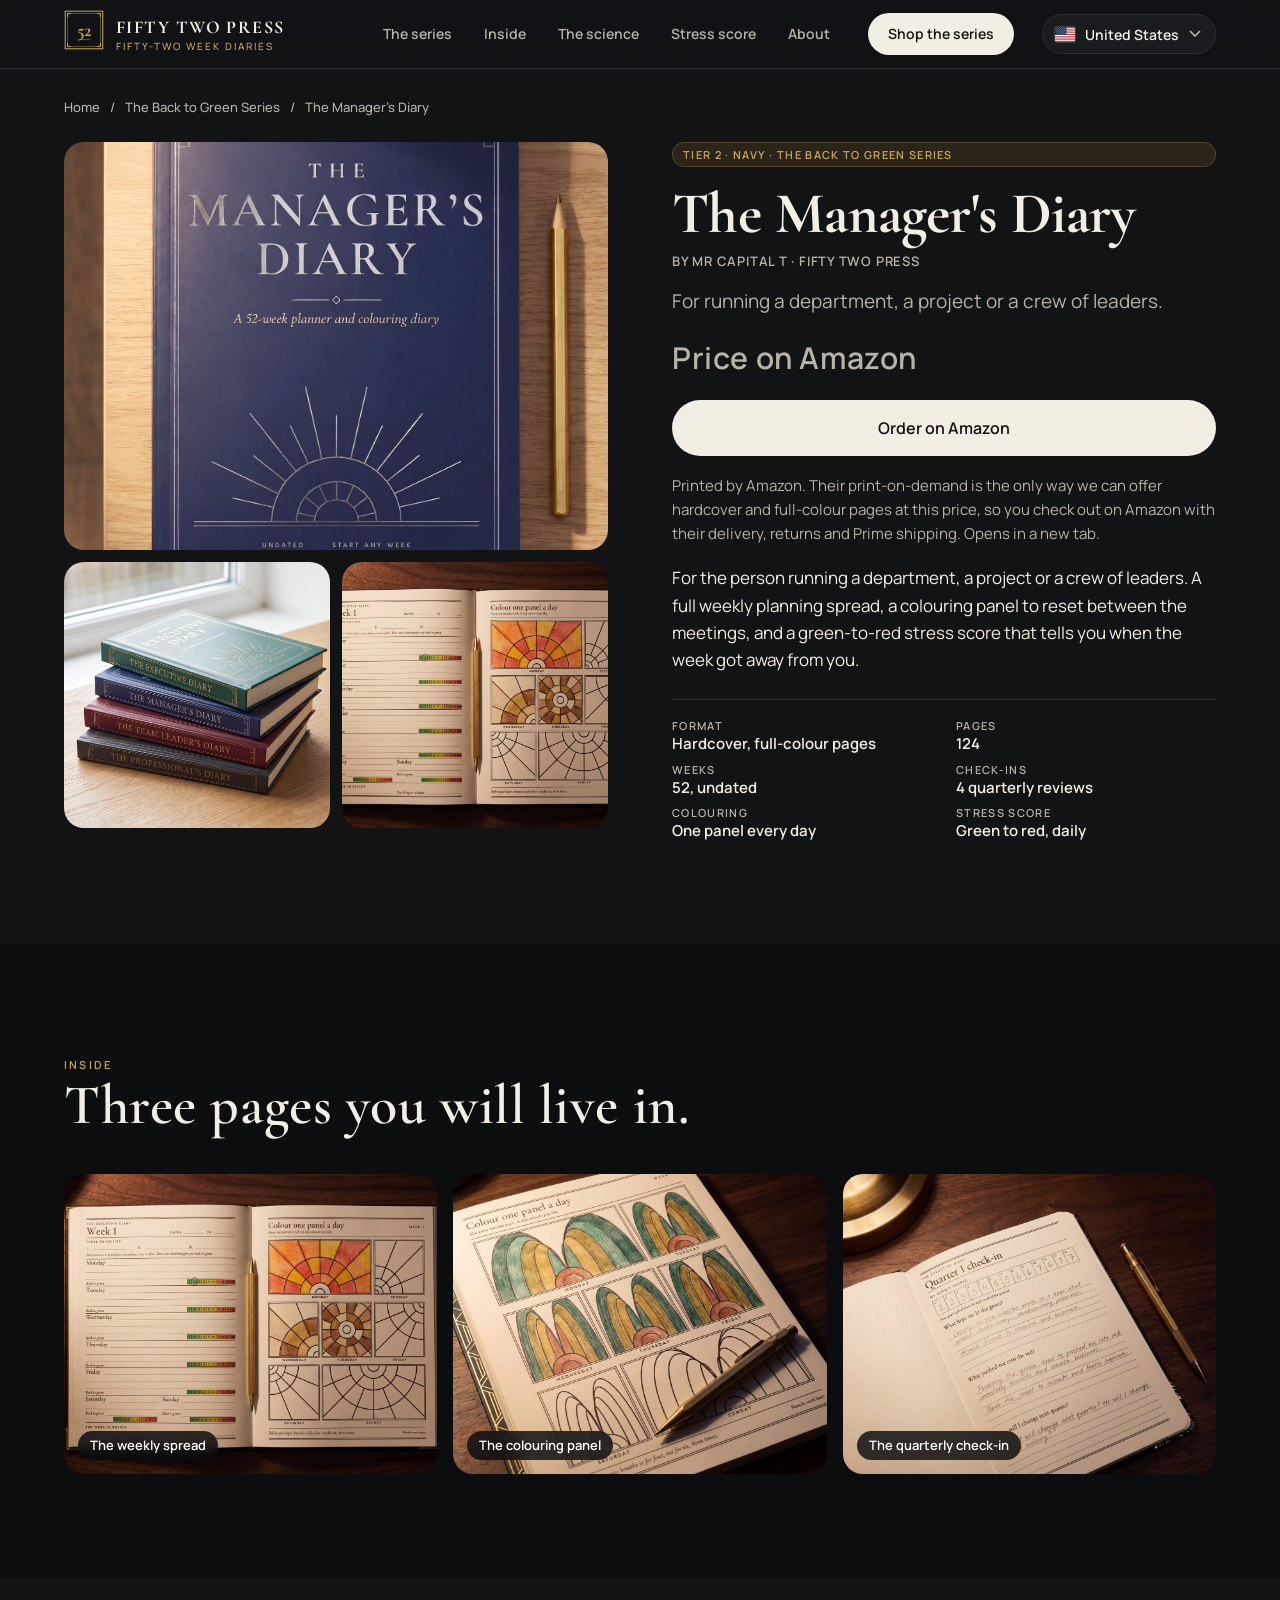
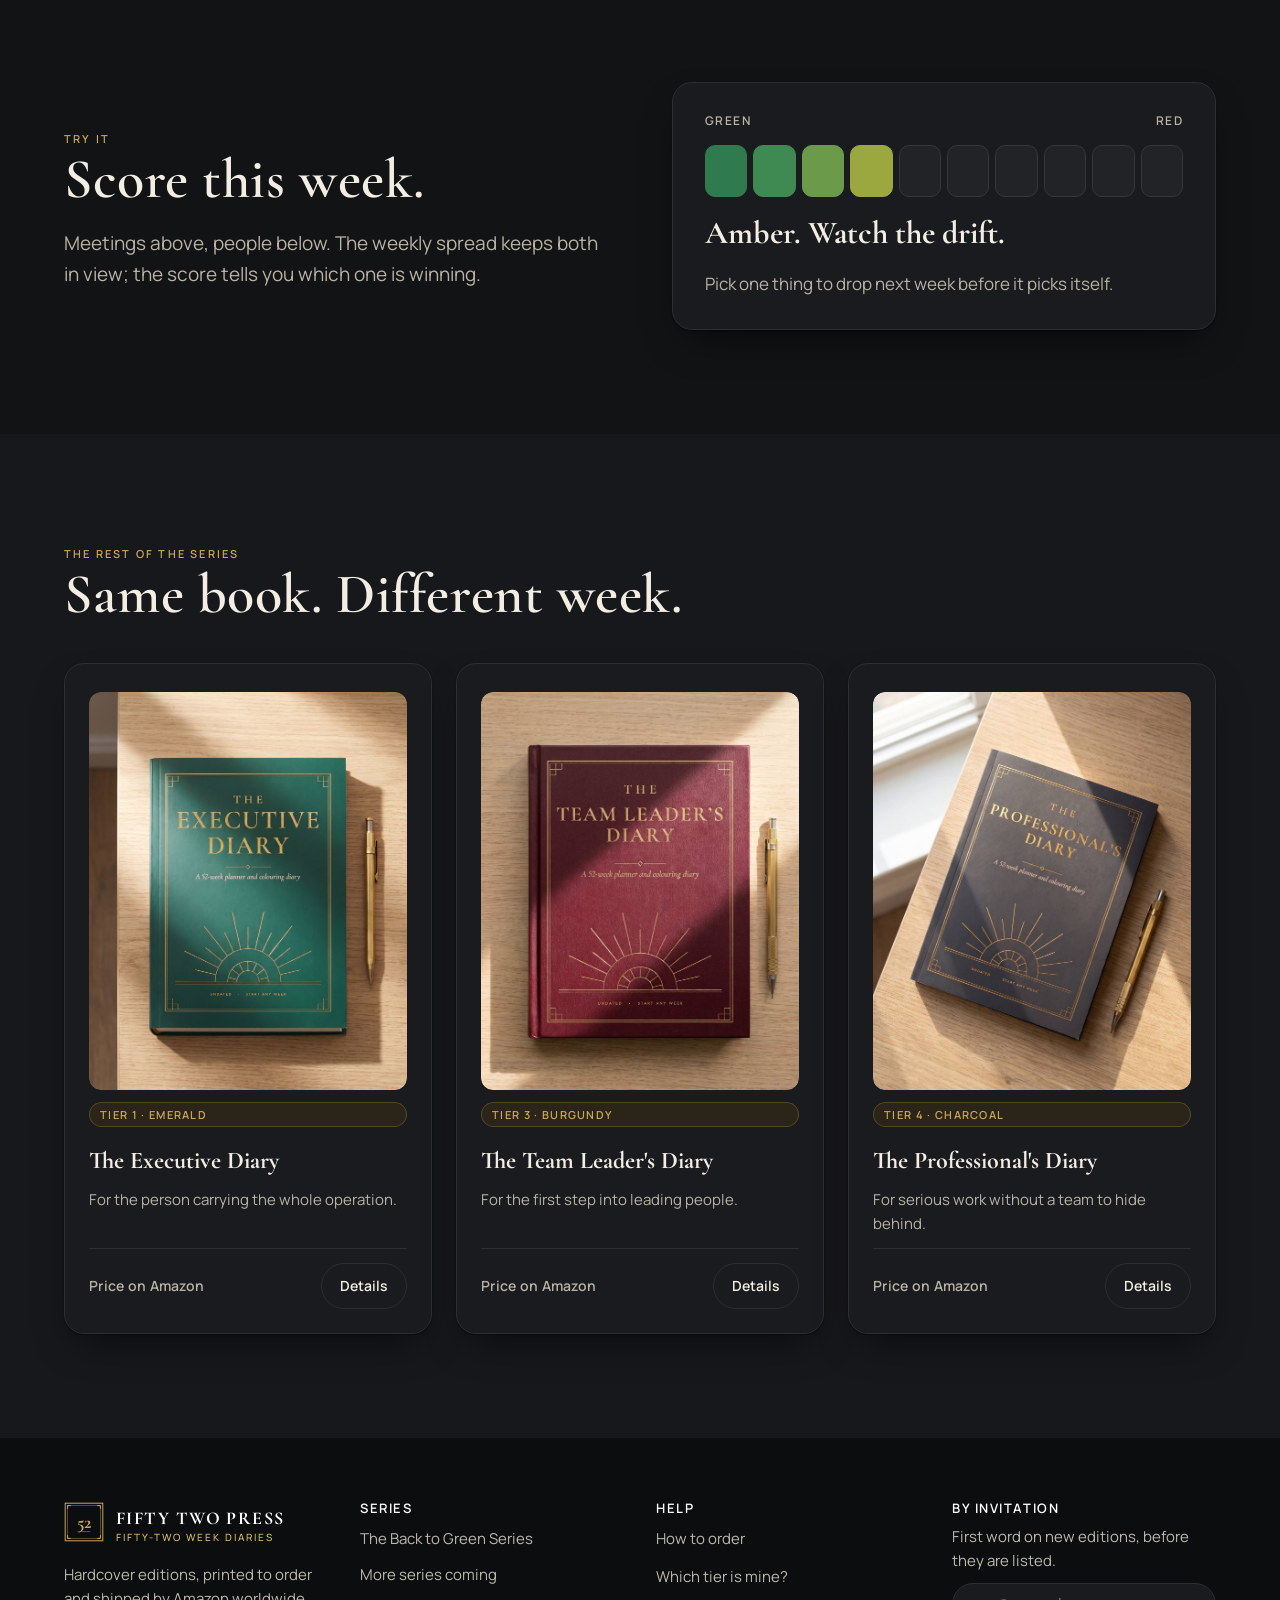
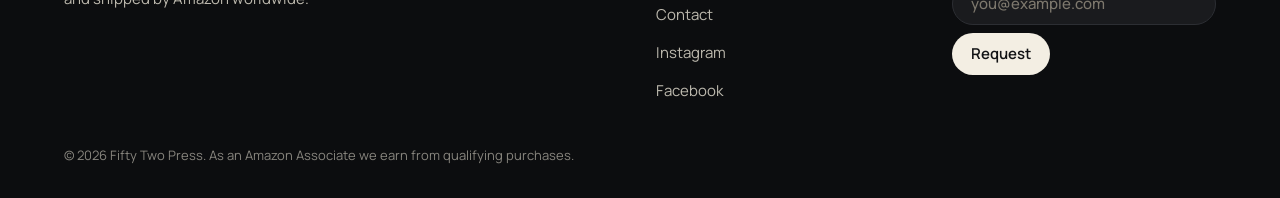
<file: diaries/manager/index.html>
<!doctype html>
<html lang="en-AU"><head><meta charset="utf-8"><meta name="viewport" content="width=device-width,initial-scale=1">
<title>The Manager&#x27;s Diary | Fifty Two Press</title><meta name="description" content="For the person running a department, a project or a crew of leaders. A full weekly planning spread, a colouring panel to reset between the meetings, and a green-to-red stress score that tells you when the week got away from you."><link rel="canonical" href="https://fiftytwopress.com/diaries/manager/">
<meta property="og:title" content="The Manager&#x27;s Diary | Fifty Two Press"><meta property="og:description" content="For the person running a department, a project or a crew of leaders. A full weekly planning spread, a colouring panel to reset between the meetings, and a green-to-red stress score that tells you when the week got away from you."><meta property="og:image" content="https://fiftytwopress.com/assets/brand/og.jpg"><meta property="og:url" content="https://fiftytwopress.com/diaries/manager/"><meta property="og:type" content="website"><meta name="twitter:card" content="summary_large_image">
<link rel="icon" href="/assets/brand/favicon.png"><link rel="apple-touch-icon" href="/assets/brand/apple-touch-icon.png">
<link rel="preconnect" href="https://fonts.googleapis.com"><link rel="preconnect" href="https://fonts.gstatic.com" crossorigin>
<link href="https://fonts.googleapis.com/css2?family=Cormorant+Garamond:ital,wght@0,600;0,700;1,500&family=Manrope:wght@400;500;600;700&display=swap" rel="stylesheet">
<meta name="theme-color" content="#121315"><meta name="color-scheme" content="dark">
<link rel="preload" as="image" href="/assets/photos/hero.jpg" fetchpriority="high">
<link rel="stylesheet" href="/assets/site.css"><script>!function(f,b,e,v,n,t,s){if(f.fbq)return;n=f.fbq=function(){n.callMethod?n.callMethod.apply(n,arguments):n.queue.push(arguments)};if(!f._fbq)f._fbq=n;n.push=n;n.loaded=!0;n.version='2.0';n.queue=[];t=b.createElement(e);t.async=!0;t.src=v;s=b.getElementsByTagName(e)[0];s.parentNode.insertBefore(t,s)}(window,document,'script','https://connect.facebook.net/en_US/fbevents.js');fbq('init','2242132119684786');fbq('track','PageView');</script><noscript><img height="1" width="1" style="display:none" src="https://www.facebook.com/tr?id=2242132119684786&ev=PageView&noscript=1"></noscript></head>
<body><a class="skip" href="#main">Skip to content</a><div class="ftp has-buybar"><header class="hdr"><div class="wrap">
<a href="/" aria-label="Fifty Two Press home"><span class="brand"><span style="color:var(--c-gold)"><svg width="40" height="40" viewBox="0 0 100 100" aria-hidden="true"><rect x="3" y="3" width="94" height="94" fill="none" stroke="currentColor" stroke-width="2.5"/><rect x="9" y="9" width="82" height="82" fill="none" stroke="currentColor" stroke-width="1"/><path d="M9 17V9h8M83 9h8v8M91 83v8h-8M17 91H9v-8" fill="none" stroke="currentColor" stroke-width="2.5"/><text x="50" y="64" text-anchor="middle" font-family="Cormorant Garamond, serif" font-weight="700" font-size="46" letter-spacing="-1" fill="currentColor">52</text><path d="M34 74h32" stroke="currentColor" stroke-width="1.2"/></svg></span><span style="display:flex;flex-direction:column"><span class="brand-name">Fifty Two Press</span><span class="brand-sub">Fifty-two week diaries</span></span></span></a>
<nav class="nav" aria-label="Main"><a href="/#series">The series</a><a href="/#inside">Inside</a><a href="/#science">The science</a><a href="/#score">Stress score</a><a href="/#about">About</a></nav>
<a href="/#series" class="cta-shop">Shop the series</a><div class="storepick"><span class="sp-label">Amazon store</span><button type="button" class="sp-btn" aria-haspopup="listbox" aria-expanded="false"><img class="sp-flag" src="/assets/flags/au.svg" alt="" width="20" height="15"><span class="sp-name">Australia</span><svg width="12" height="8" viewBox="0 0 12 8" aria-hidden="true"><path d="M1 1l5 5 5-5" fill="none" stroke="currentColor" stroke-width="1.6"/></svg></button><ul class="sp-list" role="listbox" aria-label="Choose your Amazon store" hidden><li role="option" data-code="AU" aria-selected="false"><img src="/assets/flags/au.svg" alt="" width="20" height="15"><span>Australia</span><small>amazon.com.au</small></li><li role="option" data-code="US" aria-selected="false"><img src="/assets/flags/us.svg" alt="" width="20" height="15"><span>United States</span><small>amazon.com</small></li><li role="option" data-code="GB" aria-selected="false"><img src="/assets/flags/gb.svg" alt="" width="20" height="15"><span>United Kingdom</span><small>amazon.co.uk</small></li><li role="option" data-code="CA" aria-selected="false"><img src="/assets/flags/ca.svg" alt="" width="20" height="15"><span>Canada</span><small>amazon.ca</small></li><li role="option" data-code="DE" aria-selected="false"><img src="/assets/flags/de.svg" alt="" width="20" height="15"><span>Germany</span><small>amazon.de</small></li><li role="option" data-code="FR" aria-selected="false"><img src="/assets/flags/fr.svg" alt="" width="20" height="15"><span>France</span><small>amazon.fr</small></li><li role="option" data-code="IT" aria-selected="false"><img src="/assets/flags/it.svg" alt="" width="20" height="15"><span>Italy</span><small>amazon.it</small></li><li role="option" data-code="ES" aria-selected="false"><img src="/assets/flags/es.svg" alt="" width="20" height="15"><span>Spain</span><small>amazon.es</small></li><li role="option" data-code="NL" aria-selected="false"><img src="/assets/flags/nl.svg" alt="" width="20" height="15"><span>Netherlands</span><small>amazon.nl</small></li><li role="option" data-code="JP" aria-selected="false"><img src="/assets/flags/jp.svg" alt="" width="20" height="15"><span>Japan</span><small>amazon.co.jp</small></li></ul></div>
</div></header><main id="main">
<section class="sec" style="padding-top:32px"><div class="wrap">
<nav class="crumbs" aria-label="Breadcrumb"><a href="/">Home</a><span aria-hidden="true">/</span><a href="/#series">The Back to Green Series</a><span aria-hidden="true">/</span><span aria-current="page">The Manager&#x27;s Diary</span></nav>
<div class="split pdp" style="margin-top:28px;align-items:flex-start">
<div class="gallery"><figure><img src="/assets/photos/flat-manager.jpg" alt="The Manager&#x27;s Diary on a desk with a pencil"></figure>
<figure><img src="/assets/photos/stack.jpg" alt="The four Back to Green diaries stacked by a window" loading="lazy"></figure>
<figure><img src="/assets/photos/spread.jpg" alt="The weekly planning spread" loading="lazy"></figure></div>
<div class="buycol" style="display:flex;flex-direction:column;gap:18px">
<span class="badge">Tier 2 &middot; Navy &middot; The Back to Green Series</span>
<h1 class="h1" style="font-size:clamp(36px,4.6vw,58px)">The Manager&#x27;s Diary</h1><span class="byline">by Mr Capital T &middot; Fifty Two Press</span>
<p class="lede" style="margin-top:0">For running a department, a project or a crew of leaders.</p>
<div style="font-size:30px"><span class="price" data-price="manager" style="font-size:30px">Price on Amazon</span></div>
<div style="display:flex;gap:10px;flex-wrap:wrap"><a href="https://www.amazon.com.au/dp/B0HNFW9PZN?tag=fiftytwopress-22" class="cta-amazon-big buy" data-asin="B0HNFW9PZN" rel="sponsored noopener" target="_blank">Order on Amazon</a></div>
<p class="muted" style="font-size:15px">Printed by Amazon. Their print-on-demand is the only way we can offer hardcover and full-colour pages at this price, so you check out on Amazon with their delivery, returns and Prime shipping. Opens in a new tab.</p>
<p>For the person running a department, a project or a crew of leaders. A full weekly planning spread, a colouring panel to reset between the meetings, and a green-to-red stress score that tells you when the week got away from you.</p>
<dl class="spec"><div><dt>Format</dt><dd>Hardcover, full-colour pages</dd></div><div><dt>Pages</dt><dd>124</dd></div><div><dt>Weeks</dt><dd>52, undated</dd></div><div><dt>Check-ins</dt><dd>4 quarterly reviews</dd></div><div><dt>Colouring</dt><dd>One panel every day</dd></div><div><dt>Stress score</dt><dd>Green to red, daily</dd></div></dl>
</div></div></div></section>

<section class="sec dark" aria-labelledby="pin-h"><div class="wrap"><div class="rv" style="max-width:720px"><span class="eyebrow">Inside</span><h2 id="pin-h" class="h2">Three pages you will live in.</h2></div>
<div class="bento rv" style="margin-top:40px;grid-auto-rows:300px">
<figure><img src="/assets/photos/spread.jpg" alt="Weekly planning spread" loading="lazy"><figcaption>The weekly spread</figcaption></figure>
<figure><img src="/assets/photos/panel.jpg" alt="Colouring panel" loading="lazy"><figcaption>The colouring panel</figcaption></figure>
<figure><img src="/assets/photos/quarter.jpg" alt="Quarterly review page" loading="lazy"><figcaption>The quarterly check-in</figcaption></figure>
</div></div></section>

<section class="sec" aria-labelledby="ps-h"><div class="wrap split"><div class="rv"><span class="eyebrow">Try it</span><h2 id="ps-h" class="h2">Score this week.</h2><p class="lede">Meetings above, people below. The weekly spread keeps both in view; the score tells you which one is winning.</p></div><div class="rv"><div class="score-box" data-score><div class="score-head"><span>Green</span><span>Red</span></div>
<div role="group" aria-label="Stress score, 1 to 10" class="score-grid"><button type="button" aria-label="Score 1 of 10" data-c="#2F7A4E" aria-pressed="false"></button><button type="button" aria-label="Score 2 of 10" data-c="#3E8A52" aria-pressed="false"></button><button type="button" aria-label="Score 3 of 10" data-c="#6B9A4A" aria-pressed="false"></button><button type="button" aria-label="Score 4 of 10" data-c="#9AA83F" aria-pressed="true"></button><button type="button" aria-label="Score 5 of 10" data-c="#C2A935" aria-pressed="false"></button><button type="button" aria-label="Score 6 of 10" data-c="#D29A2E" aria-pressed="false"></button><button type="button" aria-label="Score 7 of 10" data-c="#D4802C" aria-pressed="false"></button><button type="button" aria-label="Score 8 of 10" data-c="#CF632C" aria-pressed="false"></button><button type="button" aria-label="Score 9 of 10" data-c="#C3442C" aria-pressed="false"></button><button type="button" aria-label="Score 10 of 10" data-c="#AE2A2A" aria-pressed="false"></button></div>
<div aria-live="polite" class="verdict" data-verdict>Amber. Watch the drift.</div><p class="muted" data-advice>Pick one thing to drop next week before it picks itself.</p></div></div></div></section>

<section class="sec" aria-labelledby="oth-h" style="background:var(--c-soft)"><div class="wrap"><div class="rv"><span class="eyebrow">The rest of the series</span><h2 id="oth-h" class="h2">Same book. Different week.</h2></div>
<div class="grid g3" style="margin-top:40px"><article class="tier rv"><a href="/diaries/executive/" aria-label="The Executive Diary, see details" class="photo-link"><img class="cardphoto" src="/assets/photos/flat-executive.jpg" alt="The Executive Diary, emerald hardcover on a desk in window light" loading="lazy"></a>
<span class="badge">Tier 1 &middot; Emerald</span><h3 class="h3">The Executive Diary</h3><p class="who">For the person carrying the whole operation.</p>
<div class="row"><span class="price" data-price="executive">Price on Amazon</span><a href="/diaries/executive/" class="cta-read">Details</a></div></article><article class="tier rv"><a href="/diaries/team-leader/" aria-label="The Team Leader&#x27;s Diary, see details" class="photo-link"><img class="cardphoto" src="/assets/photos/flat-team-leader.jpg" alt="The Team Leader&#x27;s Diary, burgundy hardcover on a desk in window light" loading="lazy"></a>
<span class="badge">Tier 3 &middot; Burgundy</span><h3 class="h3">The Team Leader&#x27;s Diary</h3><p class="who">For the first step into leading people.</p>
<div class="row"><span class="price" data-price="team-leader">Price on Amazon</span><a href="/diaries/team-leader/" class="cta-read">Details</a></div></article><article class="tier rv"><a href="/diaries/professional/" aria-label="The Professional&#x27;s Diary, see details" class="photo-link"><img class="cardphoto" src="/assets/photos/flat-professional.jpg" alt="The Professional&#x27;s Diary, charcoal hardcover on a desk in window light" loading="lazy"></a>
<span class="badge">Tier 4 &middot; Charcoal</span><h3 class="h3">The Professional&#x27;s Diary</h3><p class="who">For serious work without a team to hide behind.</p>
<div class="row"><span class="price" data-price="professional">Price on Amazon</span><a href="/diaries/professional/" class="cta-read">Details</a></div></article></div></div></section>
<div class="buybar" aria-label="Buy"><span class="price" data-price="manager">Price on Amazon</span><a href="https://www.amazon.com.au/dp/B0HNFW9PZN?tag=fiftytwopress-22" class="cta-amazon-big buy" data-asin="B0HNFW9PZN" rel="sponsored noopener" target="_blank">Order on Amazon</a></div></main><footer class="footer"><div class="wrap grid g4" style="padding-top:64px;padding-bottom:40px;gap:32px">
<div style="display:flex;flex-direction:column;gap:14px"><span class="brand" style="color:#fff"><span style="color:var(--c-gold)"><svg width="40" height="40" viewBox="0 0 100 100" aria-hidden="true"><rect x="3" y="3" width="94" height="94" fill="none" stroke="currentColor" stroke-width="2.5"/><rect x="9" y="9" width="82" height="82" fill="none" stroke="currentColor" stroke-width="1"/><path d="M9 17V9h8M83 9h8v8M91 83v8h-8M17 91H9v-8" fill="none" stroke="currentColor" stroke-width="2.5"/><text x="50" y="64" text-anchor="middle" font-family="Cormorant Garamond, serif" font-weight="700" font-size="46" letter-spacing="-1" fill="currentColor">52</text><path d="M34 74h32" stroke="currentColor" stroke-width="1.2"/></svg></span><span style="display:flex;flex-direction:column"><span class="brand-name">Fifty Two Press</span><span class="brand-sub">Fifty-two week diaries</span></span></span><span>Hardcover editions, printed to order and shipped by Amazon worldwide.</span></div>
<div style="display:flex;flex-direction:column;gap:10px"><strong>Series</strong><a href="/#series">The Back to Green Series</a><span>More series coming</span></div>
<div style="display:flex;flex-direction:column;gap:10px"><strong>Help</strong><a href="/#faq">How to order</a><a href="/#faq">Which tier is mine?</a><a href="mailto:hello@fiftytwopress.com">Contact</a><a href="https://www.instagram.com/fiftytwopress" rel="noopener" target="_blank">Instagram</a><a href="https://www.facebook.com/profile.php?id=61587081400000" rel="noopener" target="_blank">Facebook</a></div>
<div style="display:flex;flex-direction:column;gap:10px"><strong>By invitation</strong><span>First word on new editions, before they are listed.</span>
<form action="https://fiftytwopress.us20.list-manage.com/subscribe/post?u=a4008603987d48d43a3424541&id=0001148300&f_id=007166e0f0" method="post" target="_blank" data-signup style="display:flex;gap:8px;flex-wrap:wrap"><label for="news-email" class="sr-only">Email address</label><input id="news-email" name="EMAIL" type="email" class="input" placeholder="you@example.com" required style="flex:1 1 160px;min-height:42px"><input type="text" name="b_a4008603987d48d43a3424541_0001148300" tabindex="-1" value="" aria-hidden="true" style="position:absolute;left:-5000px"><button type="submit" class="cta-notify" style="min-height:42px;padding:0 18px">Request</button></form></div>
</div><div class="wrap" style="padding-bottom:32px;font-size:13px;opacity:.7">&copy; 2026 Fifty Two Press. As an Amazon Associate we earn from qualifying purchases.</div></footer></div><script id="store-config" type="application/json">{"stores":[{"code":"AU","label":"Australia","domain":"amazon.com.au","tag":"fiftytwopress-22","cur":"AUD"},{"code":"US","label":"United States","domain":"amazon.com","tag":"fiftytwopress-20","cur":"USD"},{"code":"GB","label":"United Kingdom","domain":"amazon.co.uk","tag":"","cur":"GBP"},{"code":"CA","label":"Canada","domain":"amazon.ca","tag":"","cur":"CAD"},{"code":"DE","label":"Germany","domain":"amazon.de","tag":"","cur":"EUR"},{"code":"FR","label":"France","domain":"amazon.fr","tag":"","cur":"EUR"},{"code":"IT","label":"Italy","domain":"amazon.it","tag":"","cur":"EUR"},{"code":"ES","label":"Spain","domain":"amazon.es","tag":"","cur":"EUR"},{"code":"NL","label":"Netherlands","domain":"amazon.nl","tag":"","cur":"EUR"},{"code":"JP","label":"Japan","domain":"amazon.co.jp","tag":"","cur":"JPY"}],"prices":{}}</script><script src="/assets/site.js" defer></script></body></html>
</file>
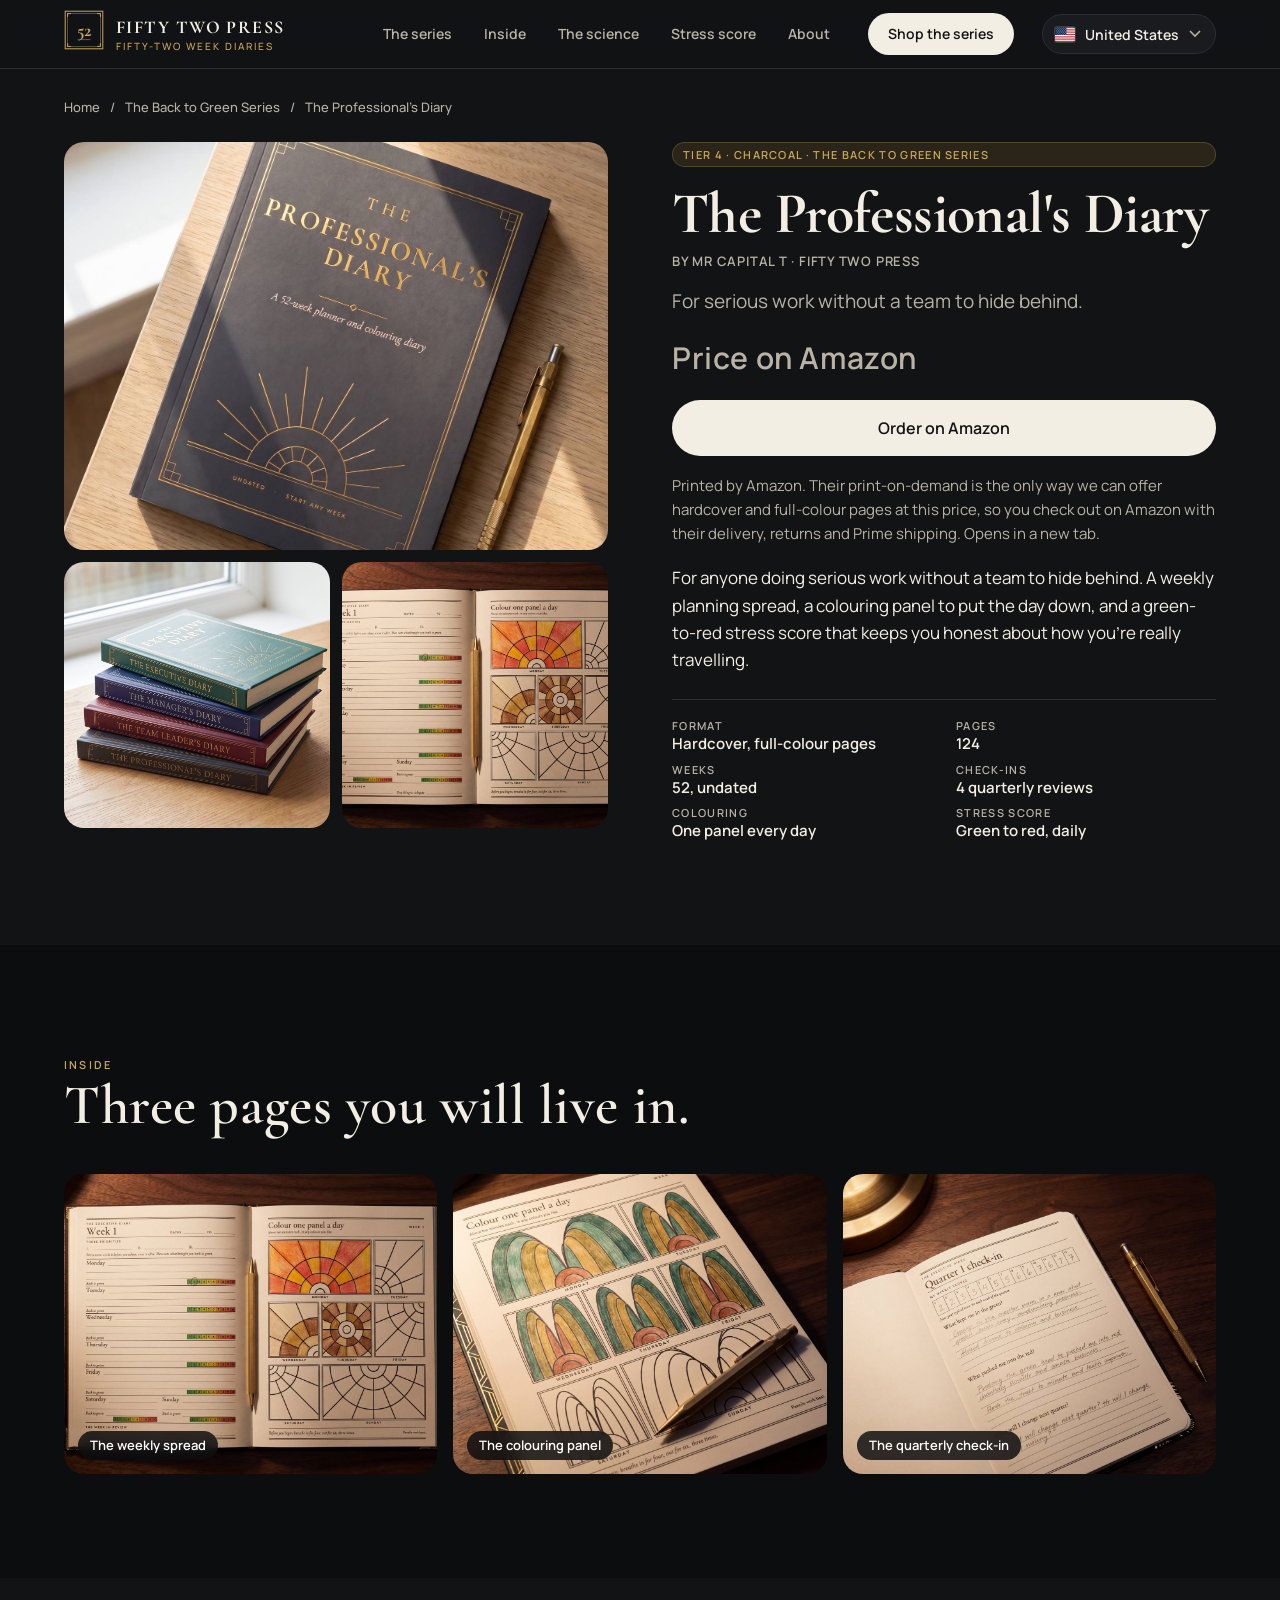
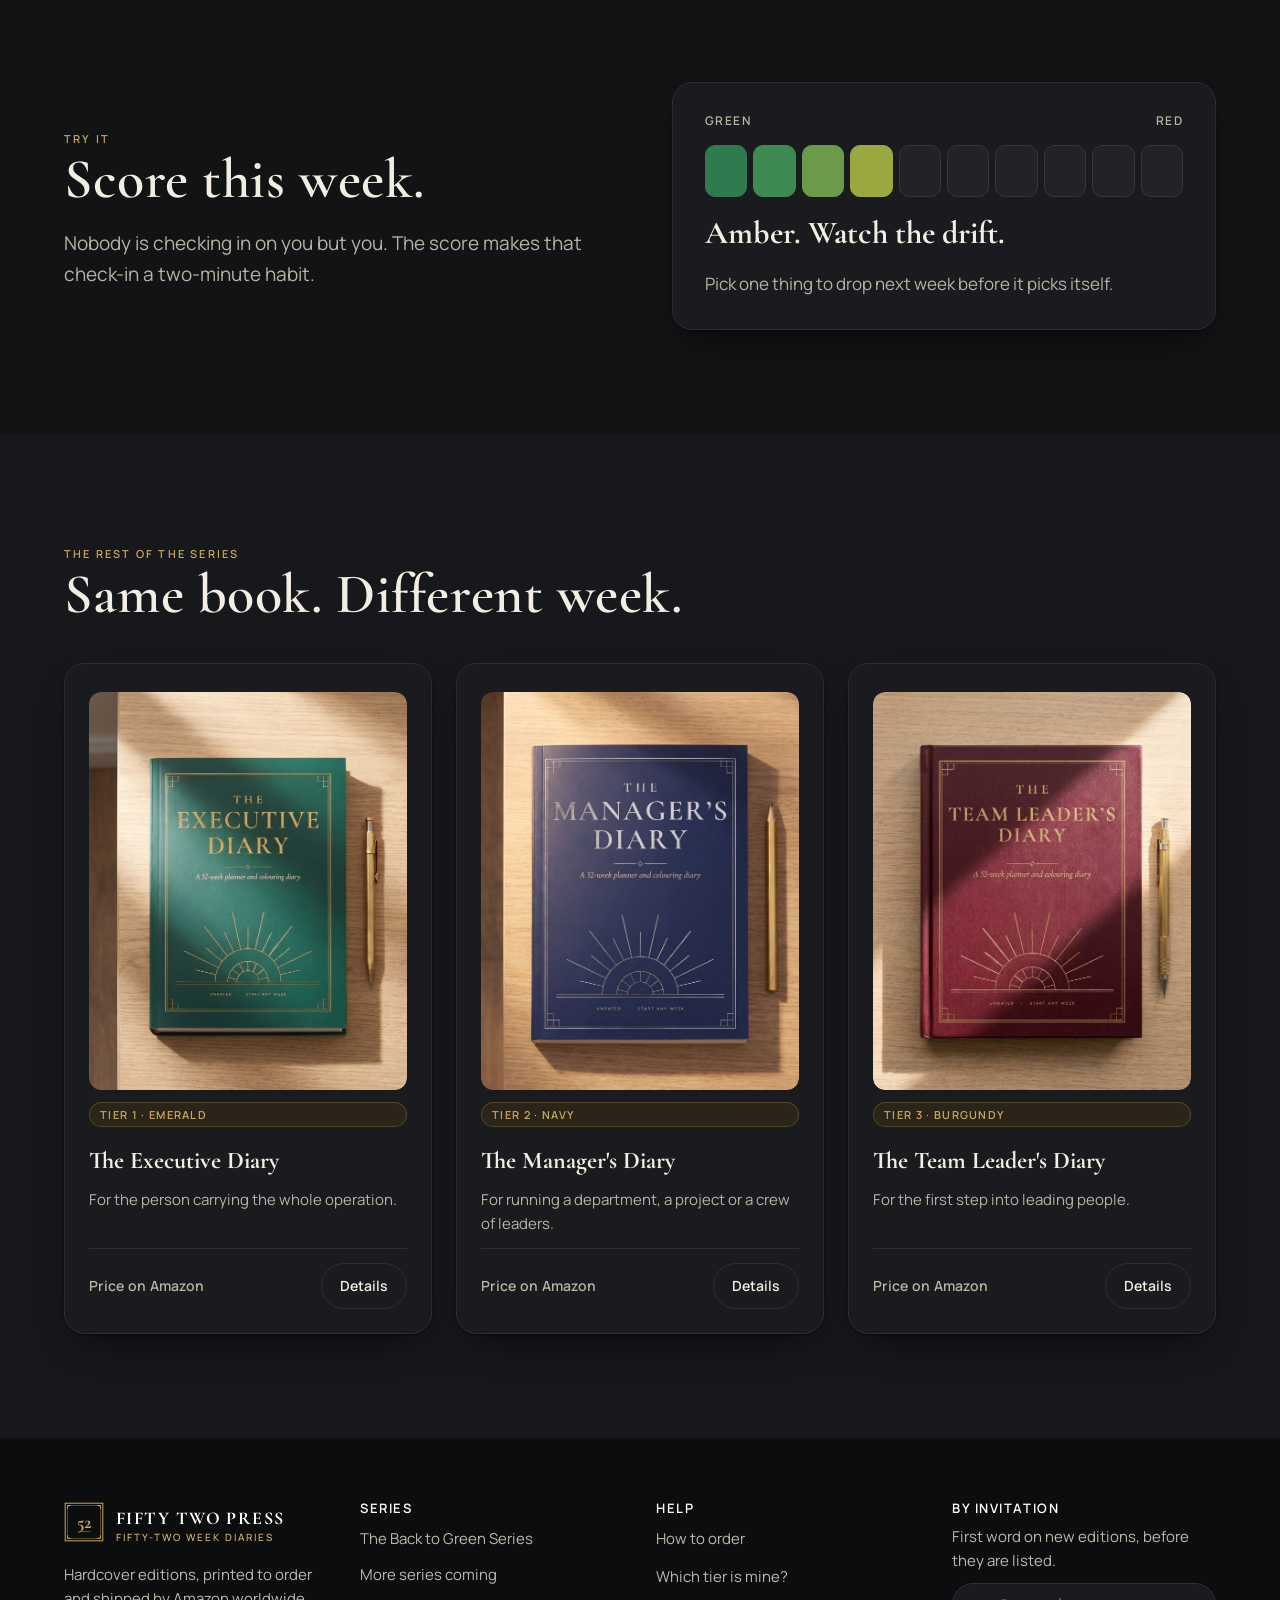
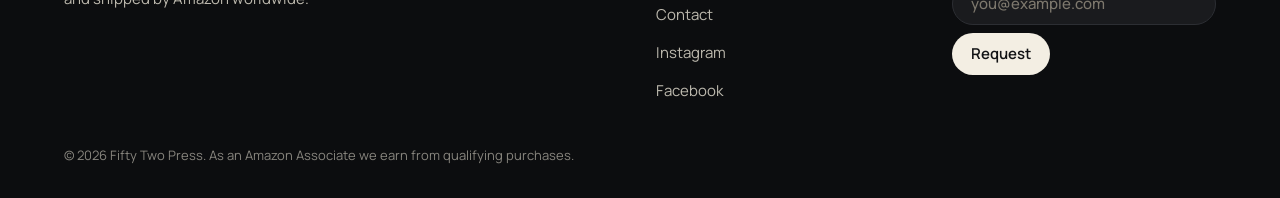
<file: diaries/professional/index.html>
<!doctype html>
<html lang="en-AU"><head><meta charset="utf-8"><meta name="viewport" content="width=device-width,initial-scale=1">
<title>The Professional&#x27;s Diary | Fifty Two Press</title><meta name="description" content="For anyone doing serious work without a team to hide behind. A weekly planning spread, a colouring panel to put the day down, and a green-to-red stress score that keeps you honest about how you&#x27;re really travelling."><link rel="canonical" href="https://fiftytwopress.com/diaries/professional/">
<meta property="og:title" content="The Professional&#x27;s Diary | Fifty Two Press"><meta property="og:description" content="For anyone doing serious work without a team to hide behind. A weekly planning spread, a colouring panel to put the day down, and a green-to-red stress score that keeps you honest about how you&#x27;re really travelling."><meta property="og:image" content="https://fiftytwopress.com/assets/brand/og.jpg"><meta property="og:url" content="https://fiftytwopress.com/diaries/professional/"><meta property="og:type" content="website"><meta name="twitter:card" content="summary_large_image">
<link rel="icon" href="/assets/brand/favicon.png"><link rel="apple-touch-icon" href="/assets/brand/apple-touch-icon.png">
<link rel="preconnect" href="https://fonts.googleapis.com"><link rel="preconnect" href="https://fonts.gstatic.com" crossorigin>
<link href="https://fonts.googleapis.com/css2?family=Cormorant+Garamond:ital,wght@0,600;0,700;1,500&family=Manrope:wght@400;500;600;700&display=swap" rel="stylesheet">
<meta name="theme-color" content="#121315"><meta name="color-scheme" content="dark">
<link rel="preload" as="image" href="/assets/photos/hero.jpg" fetchpriority="high">
<link rel="stylesheet" href="/assets/site.css"><script>!function(f,b,e,v,n,t,s){if(f.fbq)return;n=f.fbq=function(){n.callMethod?n.callMethod.apply(n,arguments):n.queue.push(arguments)};if(!f._fbq)f._fbq=n;n.push=n;n.loaded=!0;n.version='2.0';n.queue=[];t=b.createElement(e);t.async=!0;t.src=v;s=b.getElementsByTagName(e)[0];s.parentNode.insertBefore(t,s)}(window,document,'script','https://connect.facebook.net/en_US/fbevents.js');fbq('init','2242132119684786');fbq('track','PageView');</script><noscript><img height="1" width="1" style="display:none" src="https://www.facebook.com/tr?id=2242132119684786&ev=PageView&noscript=1"></noscript></head>
<body><a class="skip" href="#main">Skip to content</a><div class="ftp has-buybar"><header class="hdr"><div class="wrap">
<a href="/" aria-label="Fifty Two Press home"><span class="brand"><span style="color:var(--c-gold)"><svg width="40" height="40" viewBox="0 0 100 100" aria-hidden="true"><rect x="3" y="3" width="94" height="94" fill="none" stroke="currentColor" stroke-width="2.5"/><rect x="9" y="9" width="82" height="82" fill="none" stroke="currentColor" stroke-width="1"/><path d="M9 17V9h8M83 9h8v8M91 83v8h-8M17 91H9v-8" fill="none" stroke="currentColor" stroke-width="2.5"/><text x="50" y="64" text-anchor="middle" font-family="Cormorant Garamond, serif" font-weight="700" font-size="46" letter-spacing="-1" fill="currentColor">52</text><path d="M34 74h32" stroke="currentColor" stroke-width="1.2"/></svg></span><span style="display:flex;flex-direction:column"><span class="brand-name">Fifty Two Press</span><span class="brand-sub">Fifty-two week diaries</span></span></span></a>
<nav class="nav" aria-label="Main"><a href="/#series">The series</a><a href="/#inside">Inside</a><a href="/#science">The science</a><a href="/#score">Stress score</a><a href="/#about">About</a></nav>
<a href="/#series" class="cta-shop">Shop the series</a><div class="storepick"><span class="sp-label">Amazon store</span><button type="button" class="sp-btn" aria-haspopup="listbox" aria-expanded="false"><img class="sp-flag" src="/assets/flags/au.svg" alt="" width="20" height="15"><span class="sp-name">Australia</span><svg width="12" height="8" viewBox="0 0 12 8" aria-hidden="true"><path d="M1 1l5 5 5-5" fill="none" stroke="currentColor" stroke-width="1.6"/></svg></button><ul class="sp-list" role="listbox" aria-label="Choose your Amazon store" hidden><li role="option" data-code="AU" aria-selected="false"><img src="/assets/flags/au.svg" alt="" width="20" height="15"><span>Australia</span><small>amazon.com.au</small></li><li role="option" data-code="US" aria-selected="false"><img src="/assets/flags/us.svg" alt="" width="20" height="15"><span>United States</span><small>amazon.com</small></li><li role="option" data-code="GB" aria-selected="false"><img src="/assets/flags/gb.svg" alt="" width="20" height="15"><span>United Kingdom</span><small>amazon.co.uk</small></li><li role="option" data-code="CA" aria-selected="false"><img src="/assets/flags/ca.svg" alt="" width="20" height="15"><span>Canada</span><small>amazon.ca</small></li><li role="option" data-code="DE" aria-selected="false"><img src="/assets/flags/de.svg" alt="" width="20" height="15"><span>Germany</span><small>amazon.de</small></li><li role="option" data-code="FR" aria-selected="false"><img src="/assets/flags/fr.svg" alt="" width="20" height="15"><span>France</span><small>amazon.fr</small></li><li role="option" data-code="IT" aria-selected="false"><img src="/assets/flags/it.svg" alt="" width="20" height="15"><span>Italy</span><small>amazon.it</small></li><li role="option" data-code="ES" aria-selected="false"><img src="/assets/flags/es.svg" alt="" width="20" height="15"><span>Spain</span><small>amazon.es</small></li><li role="option" data-code="NL" aria-selected="false"><img src="/assets/flags/nl.svg" alt="" width="20" height="15"><span>Netherlands</span><small>amazon.nl</small></li><li role="option" data-code="JP" aria-selected="false"><img src="/assets/flags/jp.svg" alt="" width="20" height="15"><span>Japan</span><small>amazon.co.jp</small></li></ul></div>
</div></header><main id="main">
<section class="sec" style="padding-top:32px"><div class="wrap">
<nav class="crumbs" aria-label="Breadcrumb"><a href="/">Home</a><span aria-hidden="true">/</span><a href="/#series">The Back to Green Series</a><span aria-hidden="true">/</span><span aria-current="page">The Professional&#x27;s Diary</span></nav>
<div class="split pdp" style="margin-top:28px;align-items:flex-start">
<div class="gallery"><figure><img src="/assets/photos/flat-professional.jpg" alt="The Professional&#x27;s Diary on a desk with a pencil"></figure>
<figure><img src="/assets/photos/stack.jpg" alt="The four Back to Green diaries stacked by a window" loading="lazy"></figure>
<figure><img src="/assets/photos/spread.jpg" alt="The weekly planning spread" loading="lazy"></figure></div>
<div class="buycol" style="display:flex;flex-direction:column;gap:18px">
<span class="badge">Tier 4 &middot; Charcoal &middot; The Back to Green Series</span>
<h1 class="h1" style="font-size:clamp(36px,4.6vw,58px)">The Professional&#x27;s Diary</h1><span class="byline">by Mr Capital T &middot; Fifty Two Press</span>
<p class="lede" style="margin-top:0">For serious work without a team to hide behind.</p>
<div style="font-size:30px"><span class="price" data-price="professional" style="font-size:30px">Price on Amazon</span></div>
<div style="display:flex;gap:10px;flex-wrap:wrap"><a href="https://www.amazon.com.au/dp/B0HNHY7XWJ?tag=fiftytwopress-22" class="cta-amazon-big buy" data-asin="B0HNHY7XWJ" rel="sponsored noopener" target="_blank">Order on Amazon</a></div>
<p class="muted" style="font-size:15px">Printed by Amazon. Their print-on-demand is the only way we can offer hardcover and full-colour pages at this price, so you check out on Amazon with their delivery, returns and Prime shipping. Opens in a new tab.</p>
<p>For anyone doing serious work without a team to hide behind. A weekly planning spread, a colouring panel to put the day down, and a green-to-red stress score that keeps you honest about how you&#x27;re really travelling.</p>
<dl class="spec"><div><dt>Format</dt><dd>Hardcover, full-colour pages</dd></div><div><dt>Pages</dt><dd>124</dd></div><div><dt>Weeks</dt><dd>52, undated</dd></div><div><dt>Check-ins</dt><dd>4 quarterly reviews</dd></div><div><dt>Colouring</dt><dd>One panel every day</dd></div><div><dt>Stress score</dt><dd>Green to red, daily</dd></div></dl>
</div></div></div></section>

<section class="sec dark" aria-labelledby="pin-h"><div class="wrap"><div class="rv" style="max-width:720px"><span class="eyebrow">Inside</span><h2 id="pin-h" class="h2">Three pages you will live in.</h2></div>
<div class="bento rv" style="margin-top:40px;grid-auto-rows:300px">
<figure><img src="/assets/photos/spread.jpg" alt="Weekly planning spread" loading="lazy"><figcaption>The weekly spread</figcaption></figure>
<figure><img src="/assets/photos/panel.jpg" alt="Colouring panel" loading="lazy"><figcaption>The colouring panel</figcaption></figure>
<figure><img src="/assets/photos/quarter.jpg" alt="Quarterly review page" loading="lazy"><figcaption>The quarterly check-in</figcaption></figure>
</div></div></section>

<section class="sec" aria-labelledby="ps-h"><div class="wrap split"><div class="rv"><span class="eyebrow">Try it</span><h2 id="ps-h" class="h2">Score this week.</h2><p class="lede">Nobody is checking in on you but you. The score makes that check-in a two-minute habit.</p></div><div class="rv"><div class="score-box" data-score><div class="score-head"><span>Green</span><span>Red</span></div>
<div role="group" aria-label="Stress score, 1 to 10" class="score-grid"><button type="button" aria-label="Score 1 of 10" data-c="#2F7A4E" aria-pressed="false"></button><button type="button" aria-label="Score 2 of 10" data-c="#3E8A52" aria-pressed="false"></button><button type="button" aria-label="Score 3 of 10" data-c="#6B9A4A" aria-pressed="false"></button><button type="button" aria-label="Score 4 of 10" data-c="#9AA83F" aria-pressed="true"></button><button type="button" aria-label="Score 5 of 10" data-c="#C2A935" aria-pressed="false"></button><button type="button" aria-label="Score 6 of 10" data-c="#D29A2E" aria-pressed="false"></button><button type="button" aria-label="Score 7 of 10" data-c="#D4802C" aria-pressed="false"></button><button type="button" aria-label="Score 8 of 10" data-c="#CF632C" aria-pressed="false"></button><button type="button" aria-label="Score 9 of 10" data-c="#C3442C" aria-pressed="false"></button><button type="button" aria-label="Score 10 of 10" data-c="#AE2A2A" aria-pressed="false"></button></div>
<div aria-live="polite" class="verdict" data-verdict>Amber. Watch the drift.</div><p class="muted" data-advice>Pick one thing to drop next week before it picks itself.</p></div></div></div></section>

<section class="sec" aria-labelledby="oth-h" style="background:var(--c-soft)"><div class="wrap"><div class="rv"><span class="eyebrow">The rest of the series</span><h2 id="oth-h" class="h2">Same book. Different week.</h2></div>
<div class="grid g3" style="margin-top:40px"><article class="tier rv"><a href="/diaries/executive/" aria-label="The Executive Diary, see details" class="photo-link"><img class="cardphoto" src="/assets/photos/flat-executive.jpg" alt="The Executive Diary, emerald hardcover on a desk in window light" loading="lazy"></a>
<span class="badge">Tier 1 &middot; Emerald</span><h3 class="h3">The Executive Diary</h3><p class="who">For the person carrying the whole operation.</p>
<div class="row"><span class="price" data-price="executive">Price on Amazon</span><a href="/diaries/executive/" class="cta-read">Details</a></div></article><article class="tier rv"><a href="/diaries/manager/" aria-label="The Manager&#x27;s Diary, see details" class="photo-link"><img class="cardphoto" src="/assets/photos/flat-manager.jpg" alt="The Manager&#x27;s Diary, navy hardcover on a desk in window light" loading="lazy"></a>
<span class="badge">Tier 2 &middot; Navy</span><h3 class="h3">The Manager&#x27;s Diary</h3><p class="who">For running a department, a project or a crew of leaders.</p>
<div class="row"><span class="price" data-price="manager">Price on Amazon</span><a href="/diaries/manager/" class="cta-read">Details</a></div></article><article class="tier rv"><a href="/diaries/team-leader/" aria-label="The Team Leader&#x27;s Diary, see details" class="photo-link"><img class="cardphoto" src="/assets/photos/flat-team-leader.jpg" alt="The Team Leader&#x27;s Diary, burgundy hardcover on a desk in window light" loading="lazy"></a>
<span class="badge">Tier 3 &middot; Burgundy</span><h3 class="h3">The Team Leader&#x27;s Diary</h3><p class="who">For the first step into leading people.</p>
<div class="row"><span class="price" data-price="team-leader">Price on Amazon</span><a href="/diaries/team-leader/" class="cta-read">Details</a></div></article></div></div></section>
<div class="buybar" aria-label="Buy"><span class="price" data-price="professional">Price on Amazon</span><a href="https://www.amazon.com.au/dp/B0HNHY7XWJ?tag=fiftytwopress-22" class="cta-amazon-big buy" data-asin="B0HNHY7XWJ" rel="sponsored noopener" target="_blank">Order on Amazon</a></div></main><footer class="footer"><div class="wrap grid g4" style="padding-top:64px;padding-bottom:40px;gap:32px">
<div style="display:flex;flex-direction:column;gap:14px"><span class="brand" style="color:#fff"><span style="color:var(--c-gold)"><svg width="40" height="40" viewBox="0 0 100 100" aria-hidden="true"><rect x="3" y="3" width="94" height="94" fill="none" stroke="currentColor" stroke-width="2.5"/><rect x="9" y="9" width="82" height="82" fill="none" stroke="currentColor" stroke-width="1"/><path d="M9 17V9h8M83 9h8v8M91 83v8h-8M17 91H9v-8" fill="none" stroke="currentColor" stroke-width="2.5"/><text x="50" y="64" text-anchor="middle" font-family="Cormorant Garamond, serif" font-weight="700" font-size="46" letter-spacing="-1" fill="currentColor">52</text><path d="M34 74h32" stroke="currentColor" stroke-width="1.2"/></svg></span><span style="display:flex;flex-direction:column"><span class="brand-name">Fifty Two Press</span><span class="brand-sub">Fifty-two week diaries</span></span></span><span>Hardcover editions, printed to order and shipped by Amazon worldwide.</span></div>
<div style="display:flex;flex-direction:column;gap:10px"><strong>Series</strong><a href="/#series">The Back to Green Series</a><span>More series coming</span></div>
<div style="display:flex;flex-direction:column;gap:10px"><strong>Help</strong><a href="/#faq">How to order</a><a href="/#faq">Which tier is mine?</a><a href="mailto:hello@fiftytwopress.com">Contact</a><a href="https://www.instagram.com/fiftytwopress" rel="noopener" target="_blank">Instagram</a><a href="https://www.facebook.com/profile.php?id=61587081400000" rel="noopener" target="_blank">Facebook</a></div>
<div style="display:flex;flex-direction:column;gap:10px"><strong>By invitation</strong><span>First word on new editions, before they are listed.</span>
<form action="https://fiftytwopress.us20.list-manage.com/subscribe/post?u=a4008603987d48d43a3424541&id=0001148300&f_id=007166e0f0" method="post" target="_blank" data-signup style="display:flex;gap:8px;flex-wrap:wrap"><label for="news-email" class="sr-only">Email address</label><input id="news-email" name="EMAIL" type="email" class="input" placeholder="you@example.com" required style="flex:1 1 160px;min-height:42px"><input type="text" name="b_a4008603987d48d43a3424541_0001148300" tabindex="-1" value="" aria-hidden="true" style="position:absolute;left:-5000px"><button type="submit" class="cta-notify" style="min-height:42px;padding:0 18px">Request</button></form></div>
</div><div class="wrap" style="padding-bottom:32px;font-size:13px;opacity:.7">&copy; 2026 Fifty Two Press. As an Amazon Associate we earn from qualifying purchases.</div></footer></div><script id="store-config" type="application/json">{"stores":[{"code":"AU","label":"Australia","domain":"amazon.com.au","tag":"fiftytwopress-22","cur":"AUD"},{"code":"US","label":"United States","domain":"amazon.com","tag":"fiftytwopress-20","cur":"USD"},{"code":"GB","label":"United Kingdom","domain":"amazon.co.uk","tag":"","cur":"GBP"},{"code":"CA","label":"Canada","domain":"amazon.ca","tag":"","cur":"CAD"},{"code":"DE","label":"Germany","domain":"amazon.de","tag":"","cur":"EUR"},{"code":"FR","label":"France","domain":"amazon.fr","tag":"","cur":"EUR"},{"code":"IT","label":"Italy","domain":"amazon.it","tag":"","cur":"EUR"},{"code":"ES","label":"Spain","domain":"amazon.es","tag":"","cur":"EUR"},{"code":"NL","label":"Netherlands","domain":"amazon.nl","tag":"","cur":"EUR"},{"code":"JP","label":"Japan","domain":"amazon.co.jp","tag":"","cur":"JPY"}],"prices":{}}</script><script src="/assets/site.js" defer></script></body></html>
</file>
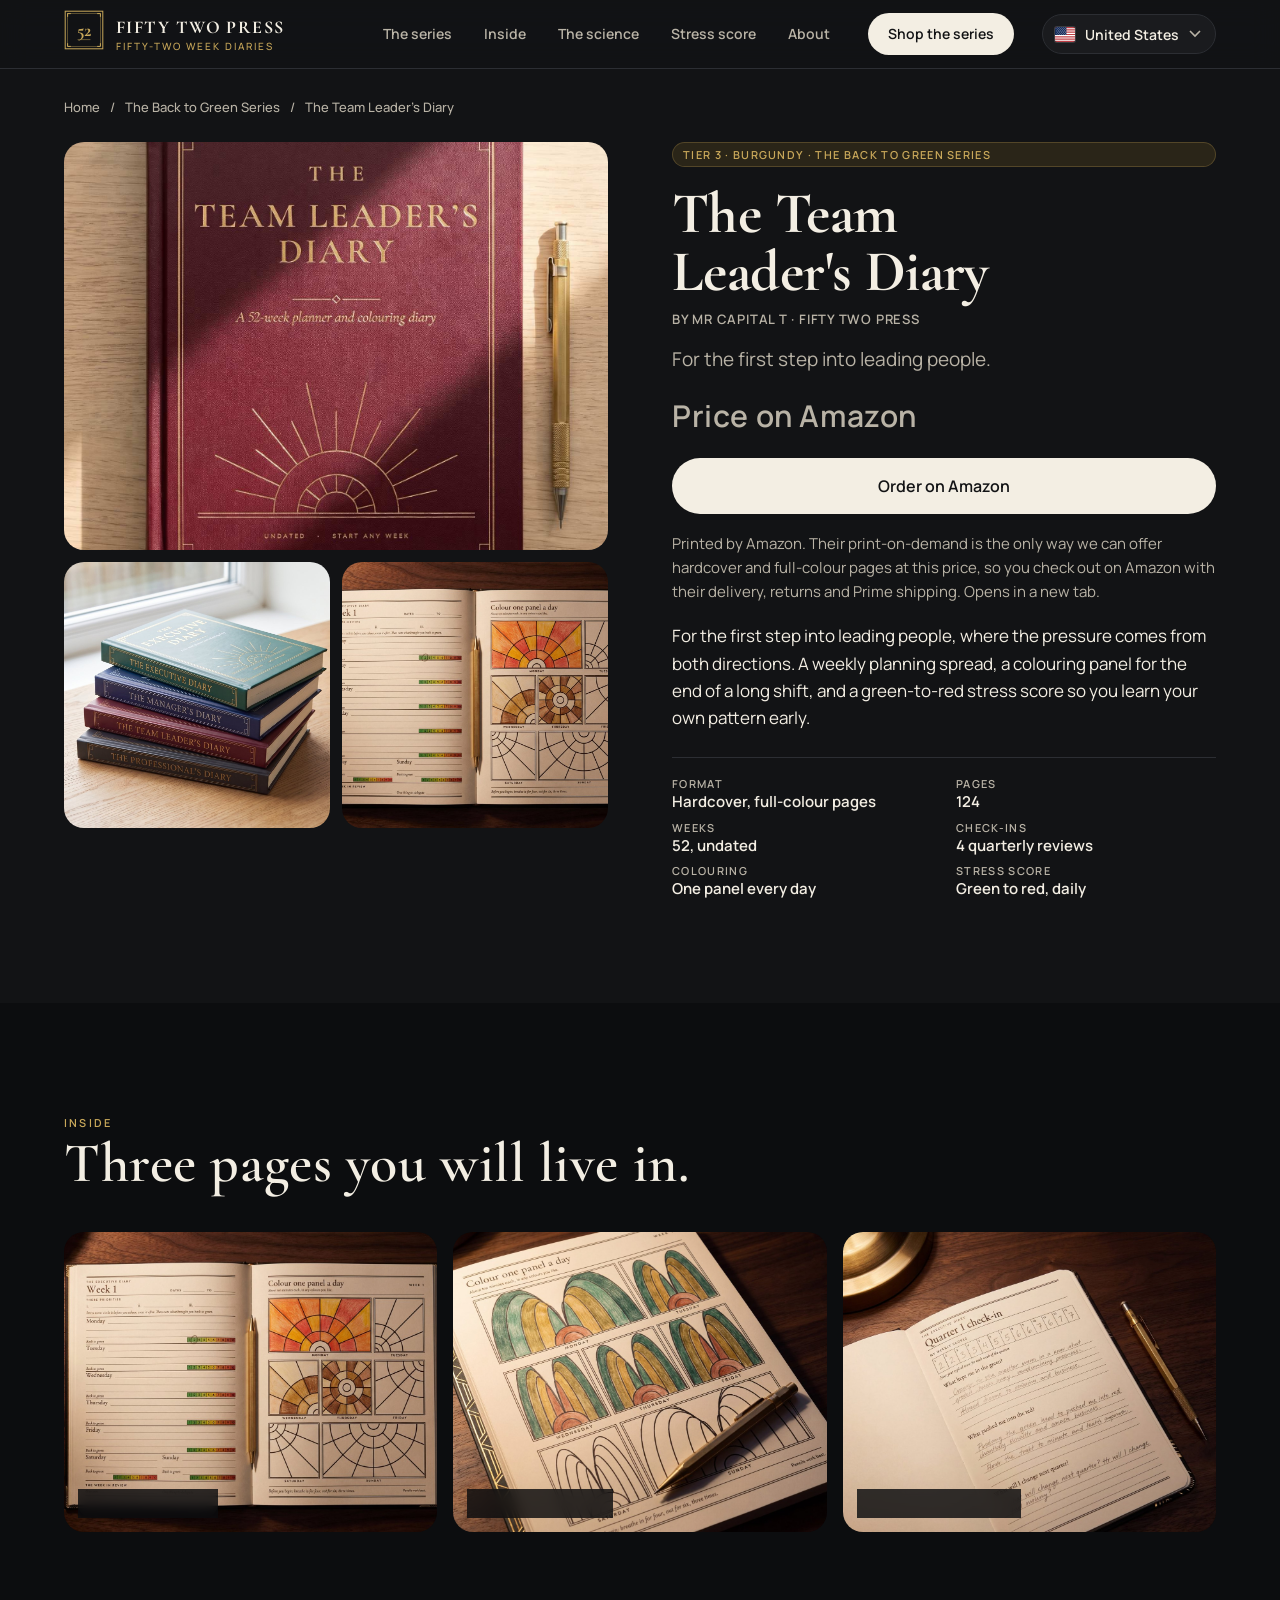
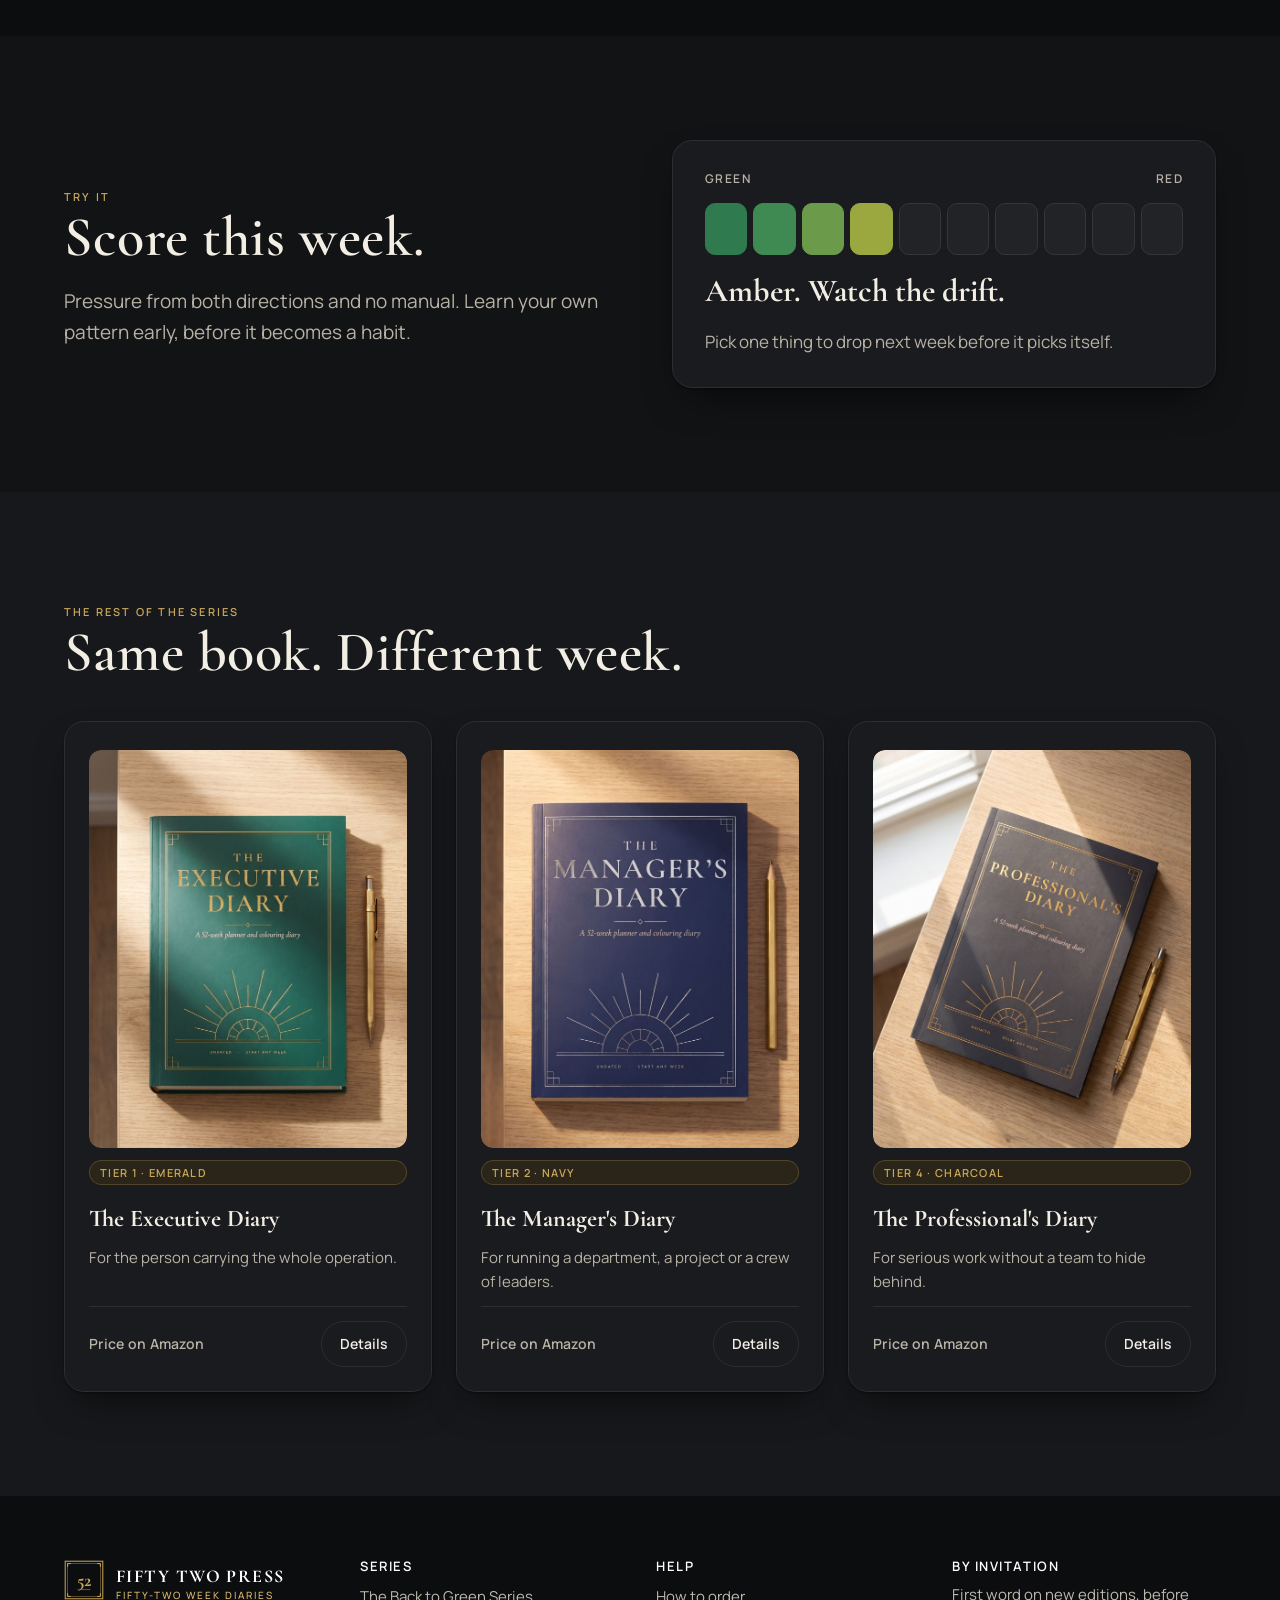
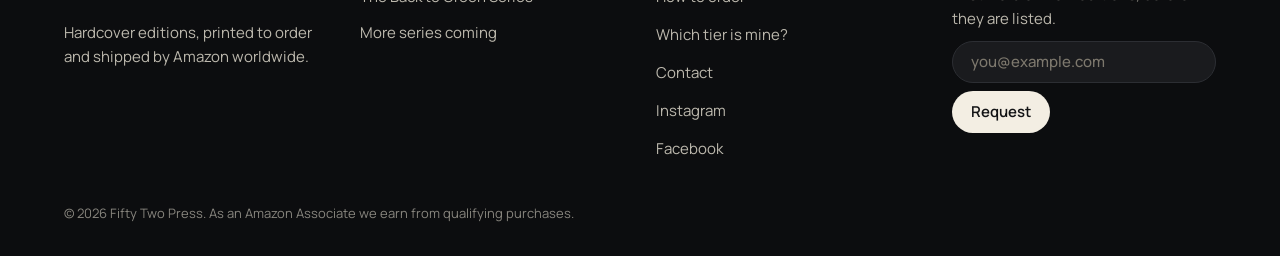
<file: diaries/team-leader/index.html>
<!doctype html>
<html lang="en-AU"><head><meta charset="utf-8"><meta name="viewport" content="width=device-width,initial-scale=1">
<title>The Team Leader&#x27;s Diary | Fifty Two Press</title><meta name="description" content="For the first step into leading people, where the pressure comes from both directions. A weekly planning spread, a colouring panel for the end of a long shift, and a green-to-red stress score so you learn your own pattern early."><link rel="canonical" href="https://fiftytwopress.com/diaries/team-leader/">
<meta property="og:title" content="The Team Leader&#x27;s Diary | Fifty Two Press"><meta property="og:description" content="For the first step into leading people, where the pressure comes from both directions. A weekly planning spread, a colouring panel for the end of a long shift, and a green-to-red stress score so you learn your own pattern early."><meta property="og:image" content="https://fiftytwopress.com/assets/brand/og.jpg"><meta property="og:url" content="https://fiftytwopress.com/diaries/team-leader/"><meta property="og:type" content="website"><meta name="twitter:card" content="summary_large_image">
<link rel="icon" href="/assets/brand/favicon.png"><link rel="apple-touch-icon" href="/assets/brand/apple-touch-icon.png">
<link rel="preconnect" href="https://fonts.googleapis.com"><link rel="preconnect" href="https://fonts.gstatic.com" crossorigin>
<link href="https://fonts.googleapis.com/css2?family=Cormorant+Garamond:ital,wght@0,600;0,700;1,500&family=Manrope:wght@400;500;600;700&display=swap" rel="stylesheet">
<meta name="theme-color" content="#121315"><meta name="color-scheme" content="dark">
<link rel="preload" as="image" href="/assets/photos/hero.jpg" fetchpriority="high">
<link rel="stylesheet" href="/assets/site.css"><script>!function(f,b,e,v,n,t,s){if(f.fbq)return;n=f.fbq=function(){n.callMethod?n.callMethod.apply(n,arguments):n.queue.push(arguments)};if(!f._fbq)f._fbq=n;n.push=n;n.loaded=!0;n.version='2.0';n.queue=[];t=b.createElement(e);t.async=!0;t.src=v;s=b.getElementsByTagName(e)[0];s.parentNode.insertBefore(t,s)}(window,document,'script','https://connect.facebook.net/en_US/fbevents.js');fbq('init','2242132119684786');fbq('track','PageView');</script><noscript><img height="1" width="1" style="display:none" src="https://www.facebook.com/tr?id=2242132119684786&ev=PageView&noscript=1"></noscript></head>
<body><a class="skip" href="#main">Skip to content</a><div class="ftp has-buybar"><header class="hdr"><div class="wrap">
<a href="/" aria-label="Fifty Two Press home"><span class="brand"><span style="color:var(--c-gold)"><svg width="40" height="40" viewBox="0 0 100 100" aria-hidden="true"><rect x="3" y="3" width="94" height="94" fill="none" stroke="currentColor" stroke-width="2.5"/><rect x="9" y="9" width="82" height="82" fill="none" stroke="currentColor" stroke-width="1"/><path d="M9 17V9h8M83 9h8v8M91 83v8h-8M17 91H9v-8" fill="none" stroke="currentColor" stroke-width="2.5"/><text x="50" y="64" text-anchor="middle" font-family="Cormorant Garamond, serif" font-weight="700" font-size="46" letter-spacing="-1" fill="currentColor">52</text><path d="M34 74h32" stroke="currentColor" stroke-width="1.2"/></svg></span><span style="display:flex;flex-direction:column"><span class="brand-name">Fifty Two Press</span><span class="brand-sub">Fifty-two week diaries</span></span></span></a>
<nav class="nav" aria-label="Main"><a href="/#series">The series</a><a href="/#inside">Inside</a><a href="/#science">The science</a><a href="/#score">Stress score</a><a href="/#about">About</a></nav>
<a href="/#series" class="cta-shop">Shop the series</a><div class="storepick"><span class="sp-label">Amazon store</span><button type="button" class="sp-btn" aria-haspopup="listbox" aria-expanded="false"><img class="sp-flag" src="/assets/flags/au.svg" alt="" width="20" height="15"><span class="sp-name">Australia</span><svg width="12" height="8" viewBox="0 0 12 8" aria-hidden="true"><path d="M1 1l5 5 5-5" fill="none" stroke="currentColor" stroke-width="1.6"/></svg></button><ul class="sp-list" role="listbox" aria-label="Choose your Amazon store" hidden><li role="option" data-code="AU" aria-selected="false"><img src="/assets/flags/au.svg" alt="" width="20" height="15"><span>Australia</span><small>amazon.com.au</small></li><li role="option" data-code="US" aria-selected="false"><img src="/assets/flags/us.svg" alt="" width="20" height="15"><span>United States</span><small>amazon.com</small></li><li role="option" data-code="GB" aria-selected="false"><img src="/assets/flags/gb.svg" alt="" width="20" height="15"><span>United Kingdom</span><small>amazon.co.uk</small></li><li role="option" data-code="CA" aria-selected="false"><img src="/assets/flags/ca.svg" alt="" width="20" height="15"><span>Canada</span><small>amazon.ca</small></li><li role="option" data-code="DE" aria-selected="false"><img src="/assets/flags/de.svg" alt="" width="20" height="15"><span>Germany</span><small>amazon.de</small></li><li role="option" data-code="FR" aria-selected="false"><img src="/assets/flags/fr.svg" alt="" width="20" height="15"><span>France</span><small>amazon.fr</small></li><li role="option" data-code="IT" aria-selected="false"><img src="/assets/flags/it.svg" alt="" width="20" height="15"><span>Italy</span><small>amazon.it</small></li><li role="option" data-code="ES" aria-selected="false"><img src="/assets/flags/es.svg" alt="" width="20" height="15"><span>Spain</span><small>amazon.es</small></li><li role="option" data-code="NL" aria-selected="false"><img src="/assets/flags/nl.svg" alt="" width="20" height="15"><span>Netherlands</span><small>amazon.nl</small></li><li role="option" data-code="JP" aria-selected="false"><img src="/assets/flags/jp.svg" alt="" width="20" height="15"><span>Japan</span><small>amazon.co.jp</small></li></ul></div>
</div></header><main id="main">
<section class="sec" style="padding-top:32px"><div class="wrap">
<nav class="crumbs" aria-label="Breadcrumb"><a href="/">Home</a><span aria-hidden="true">/</span><a href="/#series">The Back to Green Series</a><span aria-hidden="true">/</span><span aria-current="page">The Team Leader&#x27;s Diary</span></nav>
<div class="split pdp" style="margin-top:28px;align-items:flex-start">
<div class="gallery"><figure><img src="/assets/photos/flat-team-leader.jpg" alt="The Team Leader&#x27;s Diary on a desk with a pencil"></figure>
<figure><img src="/assets/photos/stack.jpg" alt="The four Back to Green diaries stacked by a window" loading="lazy"></figure>
<figure><img src="/assets/photos/spread.jpg" alt="The weekly planning spread" loading="lazy"></figure></div>
<div class="buycol" style="display:flex;flex-direction:column;gap:18px">
<span class="badge">Tier 3 &middot; Burgundy &middot; The Back to Green Series</span>
<h1 class="h1" style="font-size:clamp(36px,4.6vw,58px)">The Team Leader&#x27;s Diary</h1><span class="byline">by Mr Capital T &middot; Fifty Two Press</span>
<p class="lede" style="margin-top:0">For the first step into leading people.</p>
<div style="font-size:30px"><span class="price" data-price="team-leader" style="font-size:30px">Price on Amazon</span></div>
<div style="display:flex;gap:10px;flex-wrap:wrap"><a href="https://www.amazon.com.au/dp/B0HNHRTV7S?tag=fiftytwopress-22" class="cta-amazon-big buy" data-asin="B0HNHRTV7S" rel="sponsored noopener" target="_blank">Order on Amazon</a></div>
<p class="muted" style="font-size:15px">Printed by Amazon. Their print-on-demand is the only way we can offer hardcover and full-colour pages at this price, so you check out on Amazon with their delivery, returns and Prime shipping. Opens in a new tab.</p>
<p>For the first step into leading people, where the pressure comes from both directions. A weekly planning spread, a colouring panel for the end of a long shift, and a green-to-red stress score so you learn your own pattern early.</p>
<dl class="spec"><div><dt>Format</dt><dd>Hardcover, full-colour pages</dd></div><div><dt>Pages</dt><dd>124</dd></div><div><dt>Weeks</dt><dd>52, undated</dd></div><div><dt>Check-ins</dt><dd>4 quarterly reviews</dd></div><div><dt>Colouring</dt><dd>One panel every day</dd></div><div><dt>Stress score</dt><dd>Green to red, daily</dd></div></dl>
</div></div></div></section>

<section class="sec dark" aria-labelledby="pin-h"><div class="wrap"><div class="rv" style="max-width:720px"><span class="eyebrow">Inside</span><h2 id="pin-h" class="h2">Three pages you will live in.</h2></div>
<div class="bento rv" style="margin-top:40px;grid-auto-rows:300px">
<figure><img src="/assets/photos/spread.jpg" alt="Weekly planning spread" loading="lazy"><figcaption>The weekly spread</figcaption></figure>
<figure><img src="/assets/photos/panel.jpg" alt="Colouring panel" loading="lazy"><figcaption>The colouring panel</figcaption></figure>
<figure><img src="/assets/photos/quarter.jpg" alt="Quarterly review page" loading="lazy"><figcaption>The quarterly check-in</figcaption></figure>
</div></div></section>

<section class="sec" aria-labelledby="ps-h"><div class="wrap split"><div class="rv"><span class="eyebrow">Try it</span><h2 id="ps-h" class="h2">Score this week.</h2><p class="lede">Pressure from both directions and no manual. Learn your own pattern early, before it becomes a habit.</p></div><div class="rv"><div class="score-box" data-score><div class="score-head"><span>Green</span><span>Red</span></div>
<div role="group" aria-label="Stress score, 1 to 10" class="score-grid"><button type="button" aria-label="Score 1 of 10" data-c="#2F7A4E" aria-pressed="false"></button><button type="button" aria-label="Score 2 of 10" data-c="#3E8A52" aria-pressed="false"></button><button type="button" aria-label="Score 3 of 10" data-c="#6B9A4A" aria-pressed="false"></button><button type="button" aria-label="Score 4 of 10" data-c="#9AA83F" aria-pressed="true"></button><button type="button" aria-label="Score 5 of 10" data-c="#C2A935" aria-pressed="false"></button><button type="button" aria-label="Score 6 of 10" data-c="#D29A2E" aria-pressed="false"></button><button type="button" aria-label="Score 7 of 10" data-c="#D4802C" aria-pressed="false"></button><button type="button" aria-label="Score 8 of 10" data-c="#CF632C" aria-pressed="false"></button><button type="button" aria-label="Score 9 of 10" data-c="#C3442C" aria-pressed="false"></button><button type="button" aria-label="Score 10 of 10" data-c="#AE2A2A" aria-pressed="false"></button></div>
<div aria-live="polite" class="verdict" data-verdict>Amber. Watch the drift.</div><p class="muted" data-advice>Pick one thing to drop next week before it picks itself.</p></div></div></div></section>

<section class="sec" aria-labelledby="oth-h" style="background:var(--c-soft)"><div class="wrap"><div class="rv"><span class="eyebrow">The rest of the series</span><h2 id="oth-h" class="h2">Same book. Different week.</h2></div>
<div class="grid g3" style="margin-top:40px"><article class="tier rv"><a href="/diaries/executive/" aria-label="The Executive Diary, see details" class="photo-link"><img class="cardphoto" src="/assets/photos/flat-executive.jpg" alt="The Executive Diary, emerald hardcover on a desk in window light" loading="lazy"></a>
<span class="badge">Tier 1 &middot; Emerald</span><h3 class="h3">The Executive Diary</h3><p class="who">For the person carrying the whole operation.</p>
<div class="row"><span class="price" data-price="executive">Price on Amazon</span><a href="/diaries/executive/" class="cta-read">Details</a></div></article><article class="tier rv"><a href="/diaries/manager/" aria-label="The Manager&#x27;s Diary, see details" class="photo-link"><img class="cardphoto" src="/assets/photos/flat-manager.jpg" alt="The Manager&#x27;s Diary, navy hardcover on a desk in window light" loading="lazy"></a>
<span class="badge">Tier 2 &middot; Navy</span><h3 class="h3">The Manager&#x27;s Diary</h3><p class="who">For running a department, a project or a crew of leaders.</p>
<div class="row"><span class="price" data-price="manager">Price on Amazon</span><a href="/diaries/manager/" class="cta-read">Details</a></div></article><article class="tier rv"><a href="/diaries/professional/" aria-label="The Professional&#x27;s Diary, see details" class="photo-link"><img class="cardphoto" src="/assets/photos/flat-professional.jpg" alt="The Professional&#x27;s Diary, charcoal hardcover on a desk in window light" loading="lazy"></a>
<span class="badge">Tier 4 &middot; Charcoal</span><h3 class="h3">The Professional&#x27;s Diary</h3><p class="who">For serious work without a team to hide behind.</p>
<div class="row"><span class="price" data-price="professional">Price on Amazon</span><a href="/diaries/professional/" class="cta-read">Details</a></div></article></div></div></section>
<div class="buybar" aria-label="Buy"><span class="price" data-price="team-leader">Price on Amazon</span><a href="https://www.amazon.com.au/dp/B0HNHRTV7S?tag=fiftytwopress-22" class="cta-amazon-big buy" data-asin="B0HNHRTV7S" rel="sponsored noopener" target="_blank">Order on Amazon</a></div></main><footer class="footer"><div class="wrap grid g4" style="padding-top:64px;padding-bottom:40px;gap:32px">
<div style="display:flex;flex-direction:column;gap:14px"><span class="brand" style="color:#fff"><span style="color:var(--c-gold)"><svg width="40" height="40" viewBox="0 0 100 100" aria-hidden="true"><rect x="3" y="3" width="94" height="94" fill="none" stroke="currentColor" stroke-width="2.5"/><rect x="9" y="9" width="82" height="82" fill="none" stroke="currentColor" stroke-width="1"/><path d="M9 17V9h8M83 9h8v8M91 83v8h-8M17 91H9v-8" fill="none" stroke="currentColor" stroke-width="2.5"/><text x="50" y="64" text-anchor="middle" font-family="Cormorant Garamond, serif" font-weight="700" font-size="46" letter-spacing="-1" fill="currentColor">52</text><path d="M34 74h32" stroke="currentColor" stroke-width="1.2"/></svg></span><span style="display:flex;flex-direction:column"><span class="brand-name">Fifty Two Press</span><span class="brand-sub">Fifty-two week diaries</span></span></span><span>Hardcover editions, printed to order and shipped by Amazon worldwide.</span></div>
<div style="display:flex;flex-direction:column;gap:10px"><strong>Series</strong><a href="/#series">The Back to Green Series</a><span>More series coming</span></div>
<div style="display:flex;flex-direction:column;gap:10px"><strong>Help</strong><a href="/#faq">How to order</a><a href="/#faq">Which tier is mine?</a><a href="mailto:hello@fiftytwopress.com">Contact</a><a href="https://www.instagram.com/fiftytwopress" rel="noopener" target="_blank">Instagram</a><a href="https://www.facebook.com/profile.php?id=61587081400000" rel="noopener" target="_blank">Facebook</a></div>
<div style="display:flex;flex-direction:column;gap:10px"><strong>By invitation</strong><span>First word on new editions, before they are listed.</span>
<form action="https://fiftytwopress.us20.list-manage.com/subscribe/post?u=a4008603987d48d43a3424541&id=0001148300&f_id=007166e0f0" method="post" target="_blank" data-signup style="display:flex;gap:8px;flex-wrap:wrap"><label for="news-email" class="sr-only">Email address</label><input id="news-email" name="EMAIL" type="email" class="input" placeholder="you@example.com" required style="flex:1 1 160px;min-height:42px"><input type="text" name="b_a4008603987d48d43a3424541_0001148300" tabindex="-1" value="" aria-hidden="true" style="position:absolute;left:-5000px"><button type="submit" class="cta-notify" style="min-height:42px;padding:0 18px">Request</button></form></div>
</div><div class="wrap" style="padding-bottom:32px;font-size:13px;opacity:.7">&copy; 2026 Fifty Two Press. As an Amazon Associate we earn from qualifying purchases.</div></footer></div><script id="store-config" type="application/json">{"stores":[{"code":"AU","label":"Australia","domain":"amazon.com.au","tag":"fiftytwopress-22","cur":"AUD"},{"code":"US","label":"United States","domain":"amazon.com","tag":"fiftytwopress-20","cur":"USD"},{"code":"GB","label":"United Kingdom","domain":"amazon.co.uk","tag":"","cur":"GBP"},{"code":"CA","label":"Canada","domain":"amazon.ca","tag":"","cur":"CAD"},{"code":"DE","label":"Germany","domain":"amazon.de","tag":"","cur":"EUR"},{"code":"FR","label":"France","domain":"amazon.fr","tag":"","cur":"EUR"},{"code":"IT","label":"Italy","domain":"amazon.it","tag":"","cur":"EUR"},{"code":"ES","label":"Spain","domain":"amazon.es","tag":"","cur":"EUR"},{"code":"NL","label":"Netherlands","domain":"amazon.nl","tag":"","cur":"EUR"},{"code":"JP","label":"Japan","domain":"amazon.co.jp","tag":"","cur":"JPY"}],"prices":{}}</script><script src="/assets/site.js" defer></script></body></html>
</file>
<file: assets/site.css>
:root{--c-bg:#FBFAF7;--c-surface:#FFFFFF;--c-soft:#F1EEE6;--c-ground:#1B1C1F;--c-ground2:#26272B;--c-text:#1B1C1F;--c-text2:#5B5D63;--c-line:#E3DFD4;--c-gold:#A6833A;--c-gold-soft:#F3EBD9;--c-green:#2F7A4E;--c-paper:#F6F1E6;--f-display:'Cormorant Garamond',Georgia,serif;--f-ui:'Manrope',system-ui,sans-serif;--r:20px;--r-sm:12px;--sh:0 1px 2px rgba(27,28,31,.06),0 12px 32px -12px rgba(27,28,31,.18)}
*{box-sizing:border-box}
html{scroll-behavior:smooth}
body{margin:0;background:var(--c-bg)}
.ftp{background:var(--c-bg);color:var(--c-text);font-family:var(--f-ui);font-size:17px;line-height:1.6;-webkit-font-smoothing:antialiased}
.ftp a{color:inherit;text-decoration:none}
.ftp p{margin:0}
.ftp :focus-visible{outline:2px solid var(--c-gold);outline-offset:3px;border-radius:4px}
.ftp img{display:block;max-width:100%}
.ftp h1,.ftp h2,.ftp h3{margin:0}
.wrap{max-width:1200px;margin:0 auto;padding:0 24px}
.sec{padding:96px 0}
.eyebrow{display:inline-block;font:600 12px/1.3 var(--f-ui);letter-spacing:.14em;text-transform:uppercase;color:var(--c-gold)}
.h1{font:700 clamp(40px,6vw,76px)/1 var(--f-display);letter-spacing:-.01em}
.h2{margin:12px 0 0;font:600 clamp(34px,4.4vw,56px)/1.04 var(--f-display);letter-spacing:-.005em;text-wrap:balance}
.h3{font:700 24px/1.2 var(--f-display)}
.lede{margin-top:16px;font-size:19px;line-height:1.6;color:var(--c-text2);max-width:58ch}
.muted{color:var(--c-text2)}
.center{text-align:center}
.grid{display:grid;gap:24px}.g4{grid-template-columns:repeat(4,minmax(0,1fr))}.g3{grid-template-columns:repeat(3,minmax(0,1fr))}.g2{grid-template-columns:repeat(2,minmax(0,1fr))}
.split{display:grid;grid-template-columns:1fr 1fr;gap:64px;align-items:center}
.dark{background:var(--c-ground);color:var(--c-paper)}.dark .lede,.dark .muted{color:#BDB9AE}
/* header */
.hdr{position:sticky;top:0;z-index:20;background:rgba(251,250,247,.86);backdrop-filter:saturate(1.4) blur(14px);-webkit-backdrop-filter:saturate(1.4) blur(14px);border-bottom:1px solid var(--c-line)}
.hdr .wrap{min-height:68px;display:flex;align-items:center;gap:24px}
.brand{display:flex;align-items:center;gap:12px;flex:none;color:var(--c-ground)}
.brand-name{font:700 18px/1 var(--f-display);letter-spacing:.08em;text-transform:uppercase}
.brand-sub{font:500 10px/1 var(--f-ui);letter-spacing:.2em;text-transform:uppercase;color:var(--c-gold);margin-top:5px}
.nav{display:flex;gap:4px;margin-left:auto}.nav a{font:600 14px/1 var(--f-ui);padding:10px 14px;border-radius:999px;color:var(--c-text2)}.nav a:hover{background:var(--c-soft);color:var(--c-text)}
.ftp .cta-shop{display:inline-flex;align-items:center;min-height:42px;padding:0 20px;background:var(--c-ground);color:#fff;font:600 14px/1 var(--f-ui);border-radius:999px;transition:transform .15s,background .15s}.ftp .cta-shop:hover{background:var(--c-ground2);transform:translateY(-1px)}
/* buttons */
.cta-series,.cta-amazon-big,.cta-notify{display:inline-flex;align-items:center;justify-content:center;gap:8px;min-height:50px;padding:0 26px;border-radius:999px;font:600 15px/1 var(--f-ui);border:1.5px solid transparent;transition:transform .15s,background .15s;cursor:pointer}
.ftp .cta-series{background:var(--c-gold);color:#fff}.ftp .cta-series:hover{transform:translateY(-1px);background:#8F6F2E}
.ftp .cta-score{display:inline-flex;align-items:center;min-height:50px;padding:0 24px;border-radius:999px;font:600 15px/1 var(--f-ui);background:rgba(255,255,255,.1);color:#fff;border:1.5px solid rgba(255,255,255,.35);backdrop-filter:blur(6px)}.ftp .cta-score:hover{background:rgba(255,255,255,.18)}
.ftp .cta-amazon{display:inline-flex;align-items:center;justify-content:center;gap:8px;min-height:46px;padding:0 20px;border-radius:999px;background:var(--c-ground);color:#fff;font:600 14px/1 var(--f-ui)}.ftp .cta-amazon:hover{background:var(--c-ground2)}
.ftp .cta-amazon-big{background:var(--c-ground);color:#fff;min-height:56px;padding:0 34px;font-size:16px;flex:1 1 240px}.ftp .cta-amazon-big:hover{background:var(--c-ground2);transform:translateY(-1px)}
.ftp .cta-notify{background:var(--c-ground);color:#fff;min-height:48px}.ftp .cta-notify:hover{background:var(--c-gold)}
.cta-read{display:inline-flex;align-items:center;gap:6px;min-height:46px;padding:0 18px;border-radius:999px;border:1.5px solid var(--c-line);font:600 14px/1 var(--f-ui);color:var(--c-text);background:var(--c-surface)}.cta-read:hover{border-color:var(--c-ground)}
/* hero */
.hero{position:relative;min-height:min(88vh,820px);display:flex;align-items:center;background:var(--c-ground);overflow:hidden}
.hero>img{position:absolute;inset:0;width:100%;height:100%;object-fit:cover;object-position:70% center}
.hero .wrap{position:relative;width:100%}
.hero-panel{max-width:620px;background:rgba(20,21,24,.72);backdrop-filter:blur(16px);-webkit-backdrop-filter:blur(16px);border:1px solid rgba(255,255,255,.12);border-radius:24px;padding:40px 44px;color:#fff}
.hero-panel .eyebrow{color:#D9B96A}
.hero-panel .h1{color:#fff;font-size:clamp(38px,5vw,64px);margin-top:12px}
.hero-panel .lede{color:#E6E2D8;font-size:18px}
.hero-ctas{display:flex;gap:12px;flex-wrap:wrap;margin-top:28px}
.why-amazon{margin-top:20px;padding:16px 20px;border-left:3px solid var(--c-gold);background:var(--c-soft);border-radius:0 var(--r-sm) var(--r-sm) 0;font-size:16px;color:var(--c-text2);max-width:720px}.why-amazon strong{color:var(--c-text)}
/* matte book */
.book{position:relative;width:100%;max-width:260px;margin:0 auto;aspect-ratio:3/4;perspective:1400px}
.book .bk{position:absolute;inset:0;transform-style:preserve-3d;transform:rotateY(-18deg) rotateX(2deg);transition:transform .5s cubic-bezier(.2,.7,.2,1)}
.book .bk>*{position:absolute;backface-visibility:hidden}
.book img{inset:0;width:100%;height:100%;object-fit:cover;border-radius:2px 6px 6px 2px;transform:translateZ(calc(var(--d,22px)/2));box-shadow:inset 6px 0 10px -8px rgba(0,0,0,.45)}
.book .spine{top:0;bottom:0;left:0;width:var(--d,22px);transform:rotateY(-90deg) translateZ(calc(var(--d,22px)/2));background:var(--cover);filter:brightness(.8);border-radius:3px 0 0 3px;display:flex;align-items:center;justify-content:center}
.book .spine span{writing-mode:vertical-rl;font:600 calc(var(--d,22px)*.36)/1 var(--f-ui);letter-spacing:.2em;text-transform:uppercase;color:rgba(255,255,255,.75);white-space:nowrap}
.book .edge{top:1%;bottom:1%;right:0;width:var(--d,22px);transform:rotateY(90deg) translateZ(calc(var(--d,22px)/2));background:repeating-linear-gradient(to right,#F2EBDB 0 1px,#DCD3BF 1px 2px)}
.book .top{left:1%;right:1%;top:0;height:var(--d,22px);transform:rotateX(90deg) translateZ(calc(var(--d,22px)/2));background:repeating-linear-gradient(to bottom,#F2EBDB 0 1px,#DCD3BF 1px 2px)}
.book .bottom{left:1%;right:1%;bottom:0;height:var(--d,22px);transform:rotateX(-90deg) translateZ(calc(var(--d,22px)/2));background:#E2DAC6}
.book .back{inset:0;transform:rotateY(180deg) translateZ(calc(var(--d,22px)/2));background:var(--cover);border-radius:6px 2px 2px 6px}
.book .sh{position:absolute;left:6%;right:0;bottom:-10px;height:14px;border-radius:50%;background:rgba(27,28,31,.28);filter:blur(10px);transform:rotateX(70deg)}
.tier:hover .book .bk,.tier:focus-within .book .bk,.book:hover .bk{transform:rotateY(-28deg) rotateX(2deg) translateY(-6px)}
/* tier cards */
.tier{display:flex;flex-direction:column;gap:12px;background:var(--c-surface);border:1px solid var(--c-line);border-radius:var(--r);padding:28px 24px 24px;box-shadow:var(--sh);transition:transform .2s,box-shadow .2s}
.tier:hover{transform:translateY(-4px);box-shadow:0 2px 4px rgba(27,28,31,.06),0 24px 48px -16px rgba(27,28,31,.28)}
.tier>a:first-child{display:block;padding:12px 12px 20px;border-radius:var(--r-sm);background:var(--c-soft)}
.tier .h3{margin-top:8px}.tier .who{color:var(--c-text2);font-size:15px;min-height:46px}
.tier .ship{font-size:12px;color:var(--c-text2);margin-top:-4px}
.tier .row{display:flex;align-items:center;justify-content:space-between;gap:12px;margin-top:auto;padding-top:14px;border-top:1px solid var(--c-line)}
.price{font:700 20px/1 var(--f-ui);letter-spacing:-.01em}.price small{font-size:12px;font-weight:600;color:var(--c-text2);margin-left:4px}
.tier.feature{grid-column:1/-1;flex-direction:row;align-items:center;gap:32px}
.tier.feature>a:first-child{flex:0 0 34%;padding:24px}
.tier.feature .body{display:flex;flex-direction:column;gap:12px;flex:1}
.badge{display:inline-block;font:600 11px/1 var(--f-ui);letter-spacing:.12em;text-transform:uppercase;padding:6px 10px;border-radius:999px;background:var(--c-gold-soft);color:var(--c-gold)}
/* bento photos */
.bento{display:grid;grid-template-columns:repeat(3,1fr);grid-auto-rows:260px;gap:16px}
.bento figure{margin:0;position:relative;border-radius:var(--r);overflow:hidden;background:var(--c-soft)}
.bento img{width:100%;height:100%;object-fit:cover}
.bento figcaption{position:absolute;left:14px;bottom:14px;padding:8px 12px;border-radius:999px;background:rgba(27,28,31,.78);color:#fff;font:600 13px/1 var(--f-ui);backdrop-filter:blur(6px)}
.bento .tall{grid-row:span 2}.bento .wide{grid-column:span 2}
.photo{margin:0;border-radius:var(--r);overflow:hidden;background:var(--c-soft);aspect-ratio:4/3}.photo img{width:100%;height:100%;object-fit:cover}
/* stress score */
.score-box{background:var(--c-surface);border:1px solid var(--c-line);border-radius:var(--r);padding:32px;box-shadow:var(--sh);display:flex;flex-direction:column;gap:18px}
.score-head{display:flex;justify-content:space-between;font:600 12px/1 var(--f-ui);letter-spacing:.12em;text-transform:uppercase;color:var(--c-text2)}
.score-grid{display:grid;grid-template-columns:repeat(10,1fr);gap:6px}
.score-grid button{height:52px;border-radius:10px;border:1.5px solid var(--c-line);background:var(--c-soft);cursor:pointer;transition:transform .12s;padding:0}.score-grid button:hover{transform:translateY(-2px)}
.verdict{font:700 clamp(24px,2.6vw,32px)/1.15 var(--f-display)}
/* faq */
.faq{max-width:780px;display:flex;flex-direction:column;gap:10px}
.faq details{background:var(--c-surface);border:1px solid var(--c-line);border-radius:var(--r-sm);padding:0 22px}
.faq summary{cursor:pointer;list-style:none;display:flex;justify-content:space-between;align-items:center;gap:16px;padding:18px 0;font:600 17px/1.3 var(--f-ui)}
.faq summary::-webkit-details-marker{display:none}.faq summary::after{content:"+";font-size:22px;color:var(--c-gold);flex:none}.faq details[open] summary::after{content:"\2212"}
.faq details p{padding:0 0 18px;color:var(--c-text2)}
/* forms */
.input{min-height:48px;padding:0 18px;border:1.5px solid var(--c-line);border-radius:999px;background:var(--c-surface);font:500 15px var(--f-ui);flex:1 1 260px;color:var(--c-text)}.input:focus{border-color:var(--c-ground);outline:none}
.sr-only{position:absolute;width:1px;height:1px;padding:0;margin:-1px;overflow:hidden;clip:rect(0,0,0,0);white-space:nowrap;border:0}
/* product page */
.crumbs{display:flex;gap:10px;font:500 13px/1 var(--f-ui);color:var(--c-text2);flex-wrap:wrap}.crumbs a:hover{color:var(--c-text)}
.spec{display:grid;grid-template-columns:1fr 1fr;gap:10px 24px;margin:8px 0 0;padding:20px 0 0;border-top:1px solid var(--c-line)}.spec div{display:flex;flex-direction:column;gap:3px}.spec dt{font:600 11px/1 var(--f-ui);letter-spacing:.12em;text-transform:uppercase;color:var(--c-text2)}.spec dd{margin:0;font:600 15px/1.3 var(--f-ui)}
.gallery{display:grid;grid-template-columns:1fr 1fr;gap:12px}.gallery>:first-child{grid-column:span 2;aspect-ratio:4/3}.gallery figure{margin:0;border-radius:var(--r);overflow:hidden;background:var(--c-soft);aspect-ratio:1}.gallery img{width:100%;height:100%;object-fit:cover}
.gallery .bookpad{display:flex;align-items:center;justify-content:center;padding:32px}
.buybar{display:none}
/* footer */
.footer{background:var(--c-ground);color:#BDB9AE;font-size:15px}.footer a:hover{color:#fff}.footer strong{color:#fff;font:600 13px/1 var(--f-ui);letter-spacing:.12em;text-transform:uppercase}
.footer .brand{color:#fff}.footer .brand-sub{color:#D9B96A}
/* reveal */
.rv{opacity:0;transform:translateY(18px);transition:opacity .6s ease,transform .6s ease}.rv.in,.no-js .rv{opacity:1;transform:none}
/* responsive */
@media (max-width:1024px){.g4{grid-template-columns:repeat(3,minmax(0,1fr))}.bento{grid-template-columns:repeat(2,1fr);grid-auto-rows:220px}.bento .wide{grid-column:span 2}}
@media (max-width:860px){.nav{display:none}}
@media (max-width:760px){.sec{padding:64px 0}.g3,.g4,.g2,.split{grid-template-columns:1fr}.split{gap:32px}.hero{min-height:auto;padding:24px 0 32px}.hero>img{object-position:62% center;opacity:.55}.hero-panel{padding:28px 24px}.tier.feature{flex-direction:column;align-items:stretch}.tier.feature>a:first-child{flex:none}.bento{grid-template-columns:1fr;grid-auto-rows:240px}.bento .tall,.bento .wide{grid-row:span 1;grid-column:span 1}.gallery{grid-template-columns:1fr}.gallery>:first-child{grid-column:span 1}.buybar{display:flex;position:fixed;left:0;right:0;bottom:0;z-index:30;gap:12px;align-items:center;padding:12px 16px calc(12px + env(safe-area-inset-bottom));background:rgba(251,250,247,.94);backdrop-filter:blur(12px);border-top:1px solid var(--c-line)}.buybar .price{flex:1}.buybar .cta-amazon-big{flex:none;min-height:48px;padding:0 24px}.ftp.has-buybar{padding-bottom:84px}}
@media (prefers-reduced-motion:reduce){.book .bk,.tier,.rv{transition:none}.rv{opacity:1;transform:none}}
/* store picker */
.storepick{position:relative;display:flex;flex-direction:column;gap:4px}
.sp-label{font:600 10px/1 var(--f-ui);letter-spacing:.14em;text-transform:uppercase;color:var(--c-gold)}
.sp-btn{display:inline-flex;align-items:center;gap:10px;min-height:40px;padding:0 14px 0 12px;border:1.5px solid var(--c-line);border-radius:999px;background:var(--c-surface);font:600 14px var(--f-ui);color:var(--c-text);cursor:pointer;white-space:nowrap}
.sp-btn:hover{border-color:var(--c-ground)}
.sp-btn img{border-radius:2px;box-shadow:0 0 0 1px rgba(27,28,31,.12)}
.sp-btn svg{color:var(--c-text2)}
.sp-list{position:absolute;right:0;top:calc(100% + 8px);z-index:40;margin:0;padding:6px;list-style:none;min-width:300px;background:var(--c-surface);border:1px solid var(--c-line);border-radius:var(--r-sm);box-shadow:0 2px 4px rgba(27,28,31,.06),0 24px 48px -16px rgba(27,28,31,.3)}
.sp-list li{display:grid;grid-template-columns:20px 1fr auto;align-items:center;gap:12px;padding:10px 12px;border-radius:8px;font:600 14px var(--f-ui);cursor:pointer}
.sp-list li small{font-weight:500;color:var(--c-text2);font-size:12px}
.sp-list li img{border-radius:2px;box-shadow:0 0 0 1px rgba(27,28,31,.12)}
.sp-list li:hover,.sp-list li:focus-visible{background:var(--c-soft);outline:none}
.sp-list li[aria-selected="true"]{background:var(--c-gold-soft);color:var(--c-gold)}
.sp-list li[aria-selected="true"] small{color:var(--c-gold)}
.hdr .storepick{margin-left:4px}
.hdr .storepick .sp-label{display:none}
.storepick.big{gap:10px}
.storepick.big .sp-btn{min-height:50px;padding:0 18px 0 14px;font-size:16px;border-color:var(--c-ground)}
.storepick.big .sp-btn img{width:26px;height:20px}
.storepick.big .sp-list{left:0;right:auto}
.store-bar{display:flex;align-items:flex-end;gap:28px;flex-wrap:wrap;margin-top:36px;padding:22px 26px;background:var(--c-surface);border:1px solid var(--c-line);border-radius:var(--r);box-shadow:var(--sh)}
.store-bar .muted{font-size:15px;max-width:44ch;padding-bottom:6px}
@media (max-width:860px){.hdr .cta-shop{display:none}}
@media (max-width:480px){.sp-btn .sp-name{display:none}.sp-btn{padding:0 12px}}
.author{margin-top:28px;padding:24px 26px;background:var(--c-surface);border:1px solid var(--c-line);border-radius:var(--r);box-shadow:var(--sh)}
.author .h3{margin-top:8px}.author p{margin-top:10px;color:var(--c-text2)}
.byline{font:600 13px/1 var(--f-ui);letter-spacing:.06em;text-transform:uppercase;color:var(--c-text2);margin-top:-6px}
.hero-copy{font-size:17px;line-height:1.65}
@media (max-width:760px){.hero-copy{font-size:16px}}
/* ===== Premium theme: charcoal, cream, gold ===== */
:root{--c-bg:#121315;--c-surface:#1A1B1E;--c-soft:#17181B;--c-ground:#F3EEE3;--c-ground2:#E4DCCB;--c-text:#F3EEE3;--c-text2:#B9B3A6;--c-line:#2C2E33;--c-gold:#C9A85A;--c-gold-soft:#2A2518;--c-paper:#F3EEE3;--sh:0 1px 2px rgba(0,0,0,.4),0 18px 40px -16px rgba(0,0,0,.7)}
body{background:var(--c-bg)}
.ftp .cta-shop,.ftp .cta-amazon,.ftp .cta-amazon-big,.ftp .cta-notify{color:var(--c-bg)}
.ftp .cta-shop:hover,.ftp .cta-amazon:hover,.ftp .cta-amazon-big:hover{background:#fff}
.ftp .cta-notify:hover{background:var(--c-gold);color:var(--c-bg)}
.ftp .cta-series{color:var(--c-bg)}
.cta-read{color:var(--c-text);background:transparent}.cta-read:hover{border-color:var(--c-gold);color:var(--c-gold)}
.hdr{background:rgba(18,19,21,.82);border-bottom-color:var(--c-line)}
.brand{color:var(--c-paper)}
.nav a{color:var(--c-text2)}.nav a:hover{background:var(--c-surface);color:var(--c-paper)}
.dark{background:#0C0D0F}
.footer{background:#0C0D0F}
.sp-btn{background:var(--c-surface);color:var(--c-text)}.sp-btn img,.sp-list li img{box-shadow:0 0 0 1px rgba(255,255,255,.15)}
.sp-list{background:var(--c-surface)}
.sp-list li[aria-selected="true"]{color:var(--c-gold)}
.storepick.big .sp-btn{border-color:var(--c-gold)}
.badge{background:var(--c-gold-soft);color:var(--c-gold);border:1px solid rgba(201,168,90,.25)}
.score-grid button{background:#222327;border-color:#34363B}
.input{background:var(--c-surface);color:var(--c-text)}.input::placeholder{color:#7D786D}.input:focus{border-color:var(--c-gold)}
.faq details{background:var(--c-surface)}
.spec{border-top-color:var(--c-line)}
.why-amazon{background:var(--c-surface);border-left-color:var(--c-gold)}
.hero-panel{background:rgba(12,13,15,.7);border-color:rgba(201,168,90,.25)}
.h1,.h2,.h3,.verdict{color:var(--c-paper)}
.h2{font-weight:600;letter-spacing:.01em}
.eyebrow{letter-spacing:.2em}
.sec{padding:112px 0}
.tier{border-color:var(--c-line)}.tier:hover{border-color:rgba(201,168,90,.5)}
.tier>a:first-child{background:#141518}
.book .sh{background:rgba(0,0,0,.6)}
.gallery figure,.photo,.bento figure{background:#141518}
.bento figcaption{background:rgba(12,13,15,.82)}
.author{background:var(--c-surface)}
hr.rule{border:0;height:1px;background:linear-gradient(90deg,transparent,var(--c-gold),transparent);margin:0 auto;max-width:320px}
.hero{min-height:min(74vh,680px)}
.hero>img{object-position:88% 55%}
.hero-panel{max-width:540px;padding:34px 38px}
.hero-panel .h1{font-size:clamp(36px,4.4vw,56px)}
.hero-panel .lede{font-size:16px;line-height:1.6}
@media (min-width:1300px){.hero .wrap{padding-left:40px}}
.tier>a.photo-link{padding:0;background:none;border-radius:var(--r-sm);overflow:hidden}
.cardphoto{width:100%;aspect-ratio:4/5;object-fit:cover;display:block;border-radius:var(--r-sm);transition:transform .6s cubic-bezier(.2,.7,.2,1)}
.tier:hover .cardphoto{transform:scale(1.03)}
.tier.feature>a.photo-link{flex:0 0 40%}
/* hero: split layout, text left on charcoal, photo right showing the full stack */
.hero{display:grid;grid-template-columns:44% 56%;min-height:0;height:auto;background:#121315;overflow:hidden}
.hero>img{position:relative;inset:auto;grid-column:2;width:100%;height:100%;min-height:560px;object-fit:cover;object-position:72% 50%;opacity:1}
.hero .wrap{grid-column:1;grid-row:1;display:flex;align-items:center;padding:56px 40px 56px 64px;max-width:none;margin:0}
.hero-panel{background:none;border:0;backdrop-filter:none;-webkit-backdrop-filter:none;padding:0;max-width:520px}
.hero-panel .h1{font-size:clamp(36px,3.6vw,54px)}
.hero-panel .lede{font-size:16px}
@media (max-width:1100px){.hero{grid-template-columns:50% 50%}.hero .wrap{padding:40px 24px 40px 32px}}
@media (max-width:760px){.hero{grid-template-columns:1fr}.hero>img{grid-column:1;grid-row:1;min-height:0;height:62vw;object-position:60% 50%}.hero .wrap{grid-column:1;grid-row:2;padding:28px 24px 36px}.hero-panel{max-width:none}}
@media (min-width:1300px){.hero .wrap{padding-left:calc((100vw - 1200px)/2 + 24px)}}
.hero-sub{margin:14px 0 6px;font:500 20px/1.3 var(--f-display);font-style:italic;color:var(--c-gold)}
.hero-panel .h1{font-size:clamp(34px,3.3vw,50px)}

/* ===== UX pass ===== */
.skip{position:absolute;left:-999px;top:8px;z-index:100;background:var(--c-gold);color:#121315;padding:10px 14px;border-radius:999px;font:600 14px var(--f-ui)}.skip:focus{left:16px}
section[id]{scroll-margin-top:84px}
.sec{padding:104px 0}
.h2{margin:14px 0 0}.lede{margin-top:18px}
.h1,.h2,.h3{text-wrap:balance}.lede,.card p,.faq p{text-wrap:pretty}
.eyebrow{font-size:11px}
.order-bar{display:grid;grid-template-columns:auto 1fr;gap:28px;align-items:center;margin-top:36px;padding:22px 26px;background:var(--c-surface);border:1px solid var(--c-line);border-radius:var(--r)}
.order-bar p{margin:0;color:var(--c-text2);font-size:15px;max-width:62ch}
.price{font:600 14px/1 var(--f-ui);color:var(--c-text2);letter-spacing:.02em}
.tier .row{gap:14px}
.tier .who{min-height:0}
.card{position:relative;padding:32px 30px 30px}
.card .num{position:absolute;top:22px;right:22px;width:34px;height:34px;border-radius:10px;background:var(--c-gold-soft);color:var(--c-gold);display:flex;align-items:center;justify-content:center;font:700 14px var(--f-ui);border:1px solid rgba(201,168,90,.25)}
.card .h3{margin-top:10px;font-size:26px}
.faq{max-width:none;margin:36px 0 0;display:grid;grid-template-columns:1fr 1fr;gap:12px}
.faq details{align-self:start}
.hdr{transition:box-shadow .2s,background .2s}.hdr.is-scrolled{box-shadow:0 8px 30px -12px rgba(0,0,0,.7);background:rgba(18,19,21,.94)}
.nav a.is-active{color:var(--c-gold)}
.ftp .cta-score{border-color:rgba(201,168,90,.5);color:var(--c-paper)}.ftp .cta-score:hover{background:rgba(201,168,90,.15)}
.cta-read,.ftp .cta-amazon{min-height:46px}
.footer a{display:inline-block;padding:2px 0}
.pdp .buycol{position:sticky;top:96px}
.hero .wrap{padding-top:64px;padding-bottom:64px}
@media (max-width:860px){.faq{grid-template-columns:1fr}.order-bar{grid-template-columns:1fr;gap:16px}}
@media (max-width:760px){.sec{padding:72px 0}.pdp .buycol{position:static}}
.ftp .h2{margin-bottom:0}.ftp .h2+.lede,.ftp .h2+p{margin-top:20px}.ftp .h1+p{margin-top:22px}
.hdr.is-scrolled{background:rgba(18,19,21,.985);backdrop-filter:blur(10px);-webkit-backdrop-filter:blur(10px)}
.card .h3+p{margin-top:14px}
@media (max-width:480px){.order-bar .sp-btn .sp-name{display:inline}.order-bar .sp-btn{padding:0 16px}.order-bar .storepick{width:100%}.order-bar .sp-btn{width:100%;justify-content:space-between}
.hero-ctas{display:grid;grid-template-columns:1fr;gap:10px}.hero-ctas a{width:100%;justify-content:center;text-align:center}}
/* hero: aligned to the page column */
.hero{display:grid;grid-template-columns:minmax(0,5fr) minmax(0,7fr);gap:48px;align-items:center;max-width:1200px;margin:0 auto;padding:56px 24px 72px;overflow:visible}
.hero>img{grid-column:2;grid-row:1;width:100%;height:100%;min-height:0;aspect-ratio:4/3;max-height:600px;object-fit:cover;object-position:70% 50%;border-radius:var(--r);border:1px solid var(--c-line)}
.hero .wrap{grid-column:1;grid-row:1;padding:0;max-width:none}
.hero-panel{max-width:none}
@media (min-width:1300px){.hero .wrap{padding-left:0}}
@media (max-width:1100px){.hero{grid-template-columns:1fr 1fr;gap:32px}.hero .wrap{padding:0}}
@media (max-width:760px){.hero{grid-template-columns:1fr;gap:28px;padding:20px 24px 40px}.hero>img{grid-column:1;grid-row:1;aspect-ratio:4/3;height:auto;max-height:none}.hero .wrap{grid-row:2;padding:0}}

.author-card{display:grid;grid-template-columns:120px 1fr;gap:20px;align-items:start}
.author-photo{width:120px;height:150px;object-fit:cover;object-position:50% 20%;border-radius:12px;border:1px solid var(--c-line)}
@media (max-width:480px){.author-card{grid-template-columns:1fr}.author-photo{width:96px;height:120px}}
#about .photo{aspect-ratio:4/5}#about .photo img{object-position:50% 30%}

.tbl-wrap{margin-top:28px;overflow-x:auto;-webkit-overflow-scrolling:touch;border:1px solid var(--c-line);border-radius:var(--r);background:var(--c-surface)}
.compare{width:100%;border-collapse:collapse;min-width:760px;font-size:15px}
.compare th,.compare td{padding:14px 16px;text-align:left;vertical-align:top;border-bottom:1px solid var(--c-line)}
.compare thead th{font:600 15px var(--f-ui);color:var(--c-text)}
.compare thead th a{color:inherit;text-decoration:none;display:flex;align-items:center;gap:8px}
.compare tbody th{font:600 12px var(--f-ui);letter-spacing:.08em;text-transform:uppercase;color:var(--c-text2);width:140px}
.compare td{color:var(--c-text2)}
.compare tr:last-child th,.compare tr:last-child td{border-bottom:0}
.compare .sw{width:12px;height:12px;border-radius:3px;display:inline-block;border:1px solid rgba(255,255,255,.15)}
.life figure{margin:0}.life img{width:100%;aspect-ratio:4/5;object-fit:cover;border-radius:var(--r);border:1px solid var(--c-line)}
.life figcaption{margin-top:12px;color:var(--c-text2);font-size:14px;line-height:1.5}.life figcaption strong{display:block;color:var(--c-text);font:600 15px var(--f-ui);margin-bottom:2px}
@media (max-width:760px){.life.g4{grid-template-columns:1fr 1fr;gap:14px}}
.life img{height:auto!important;aspect-ratio:4/5!important;object-position:50% 25%}

.pick{display:flex;flex-direction:column;gap:12px}.pick .h3{font-size:24px;margin-top:4px}.pick p{flex:1;color:var(--c-text2)}.pick .pick-link{align-self:flex-start}
.dark .pick{background:rgba(255,255,255,.03);border:1px solid var(--c-line);border-radius:var(--r);padding:30px}
</file>
